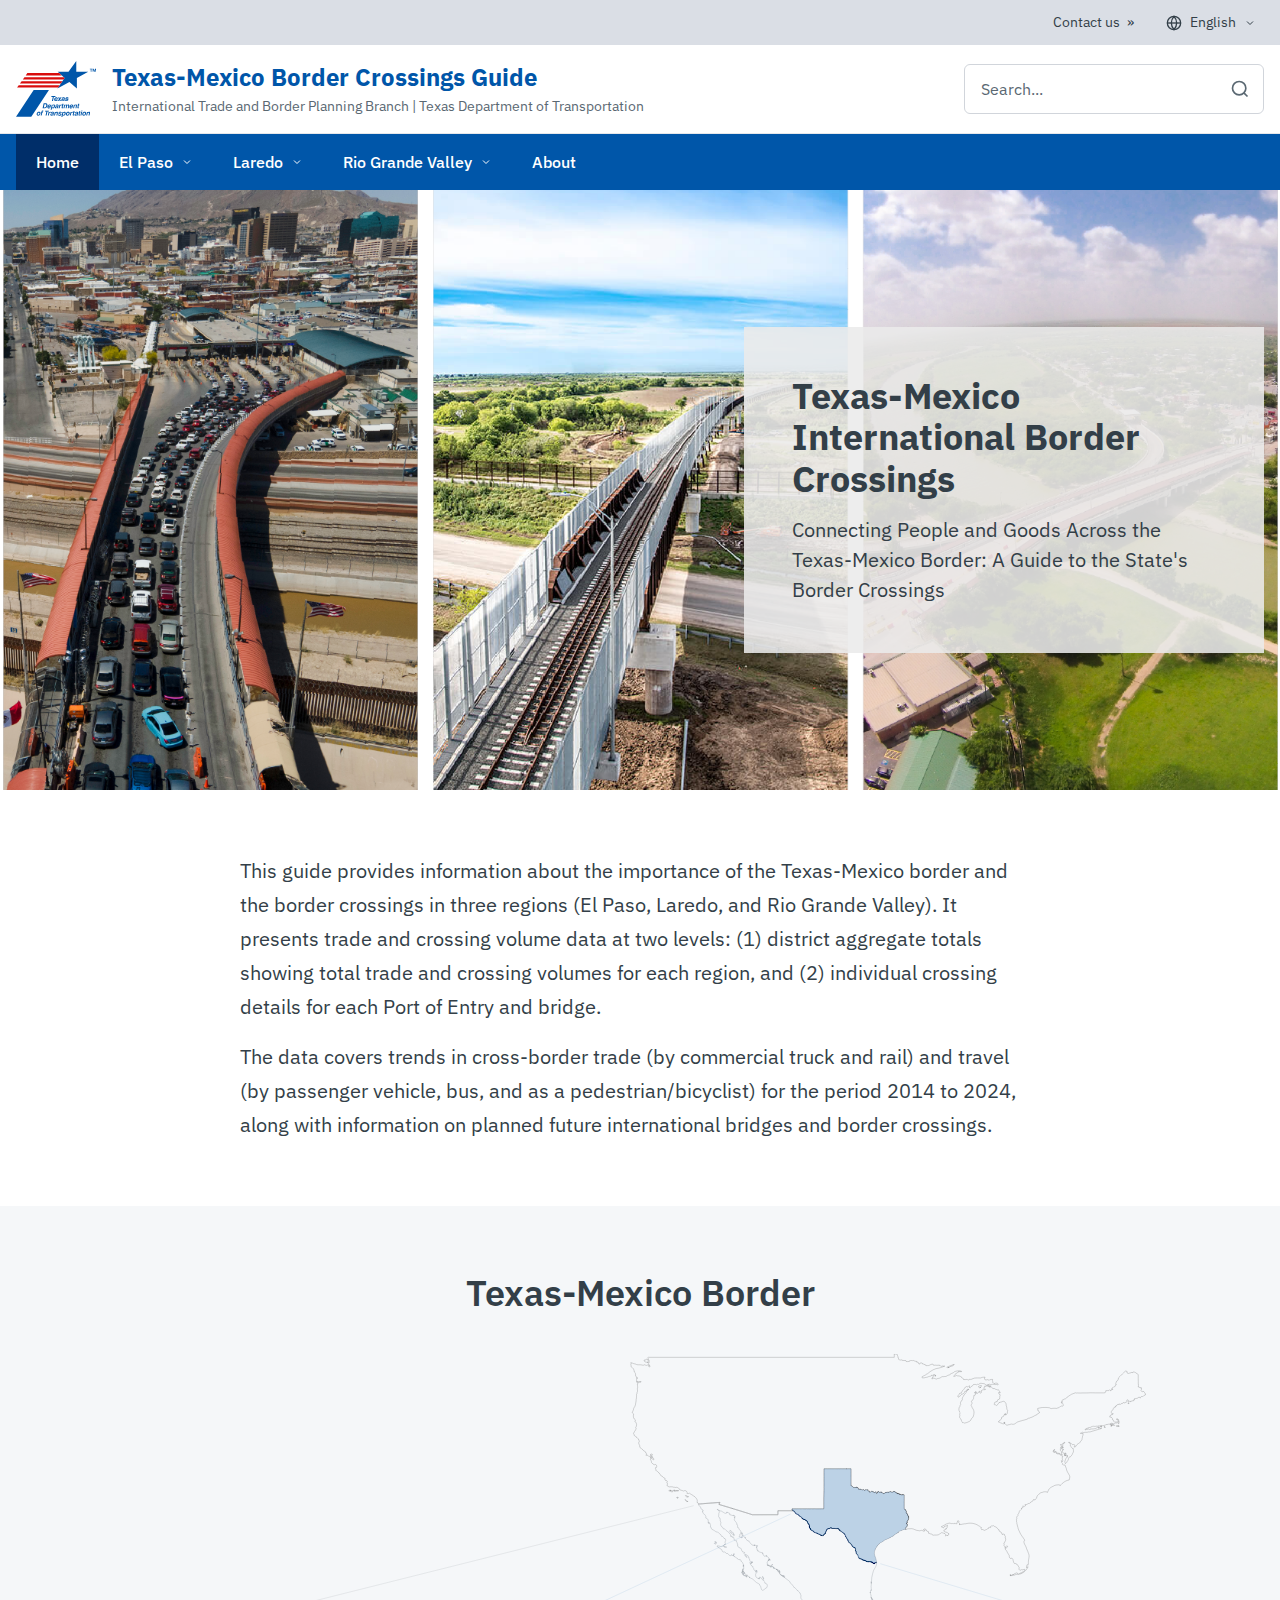
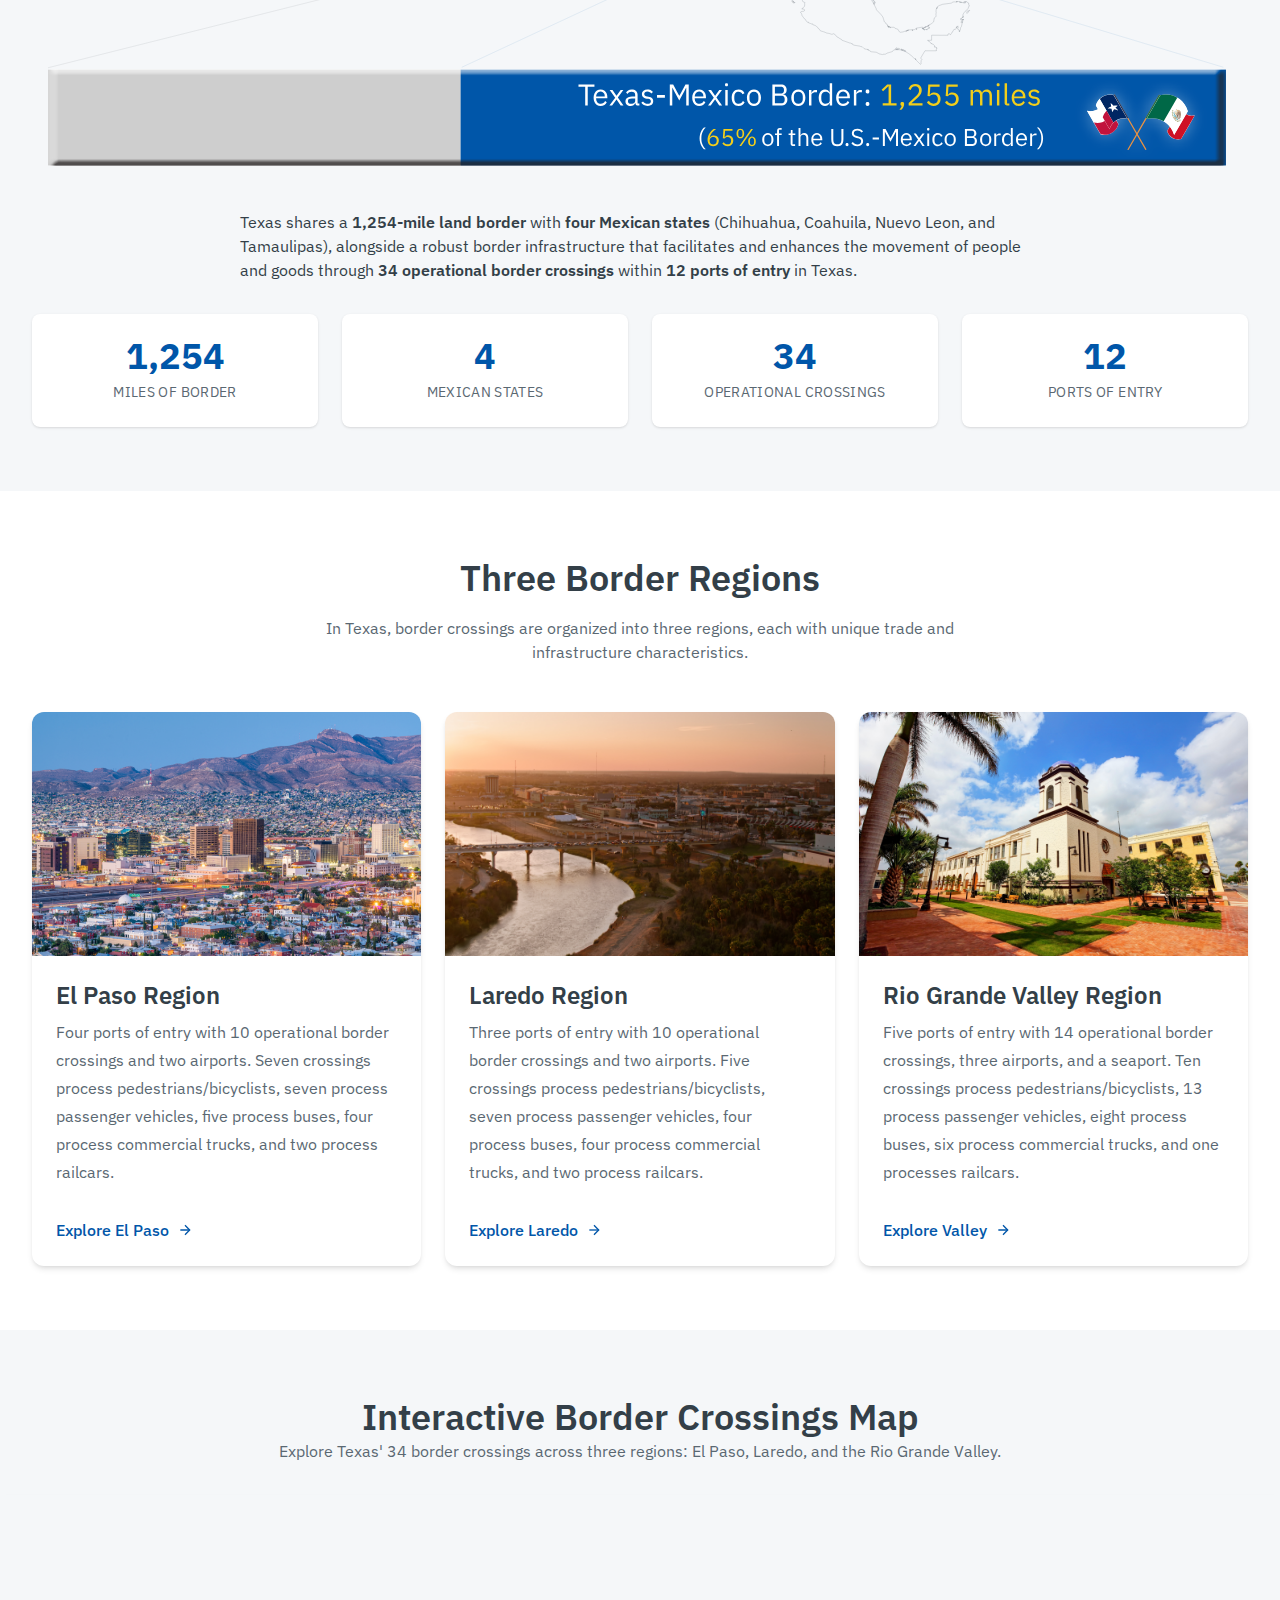
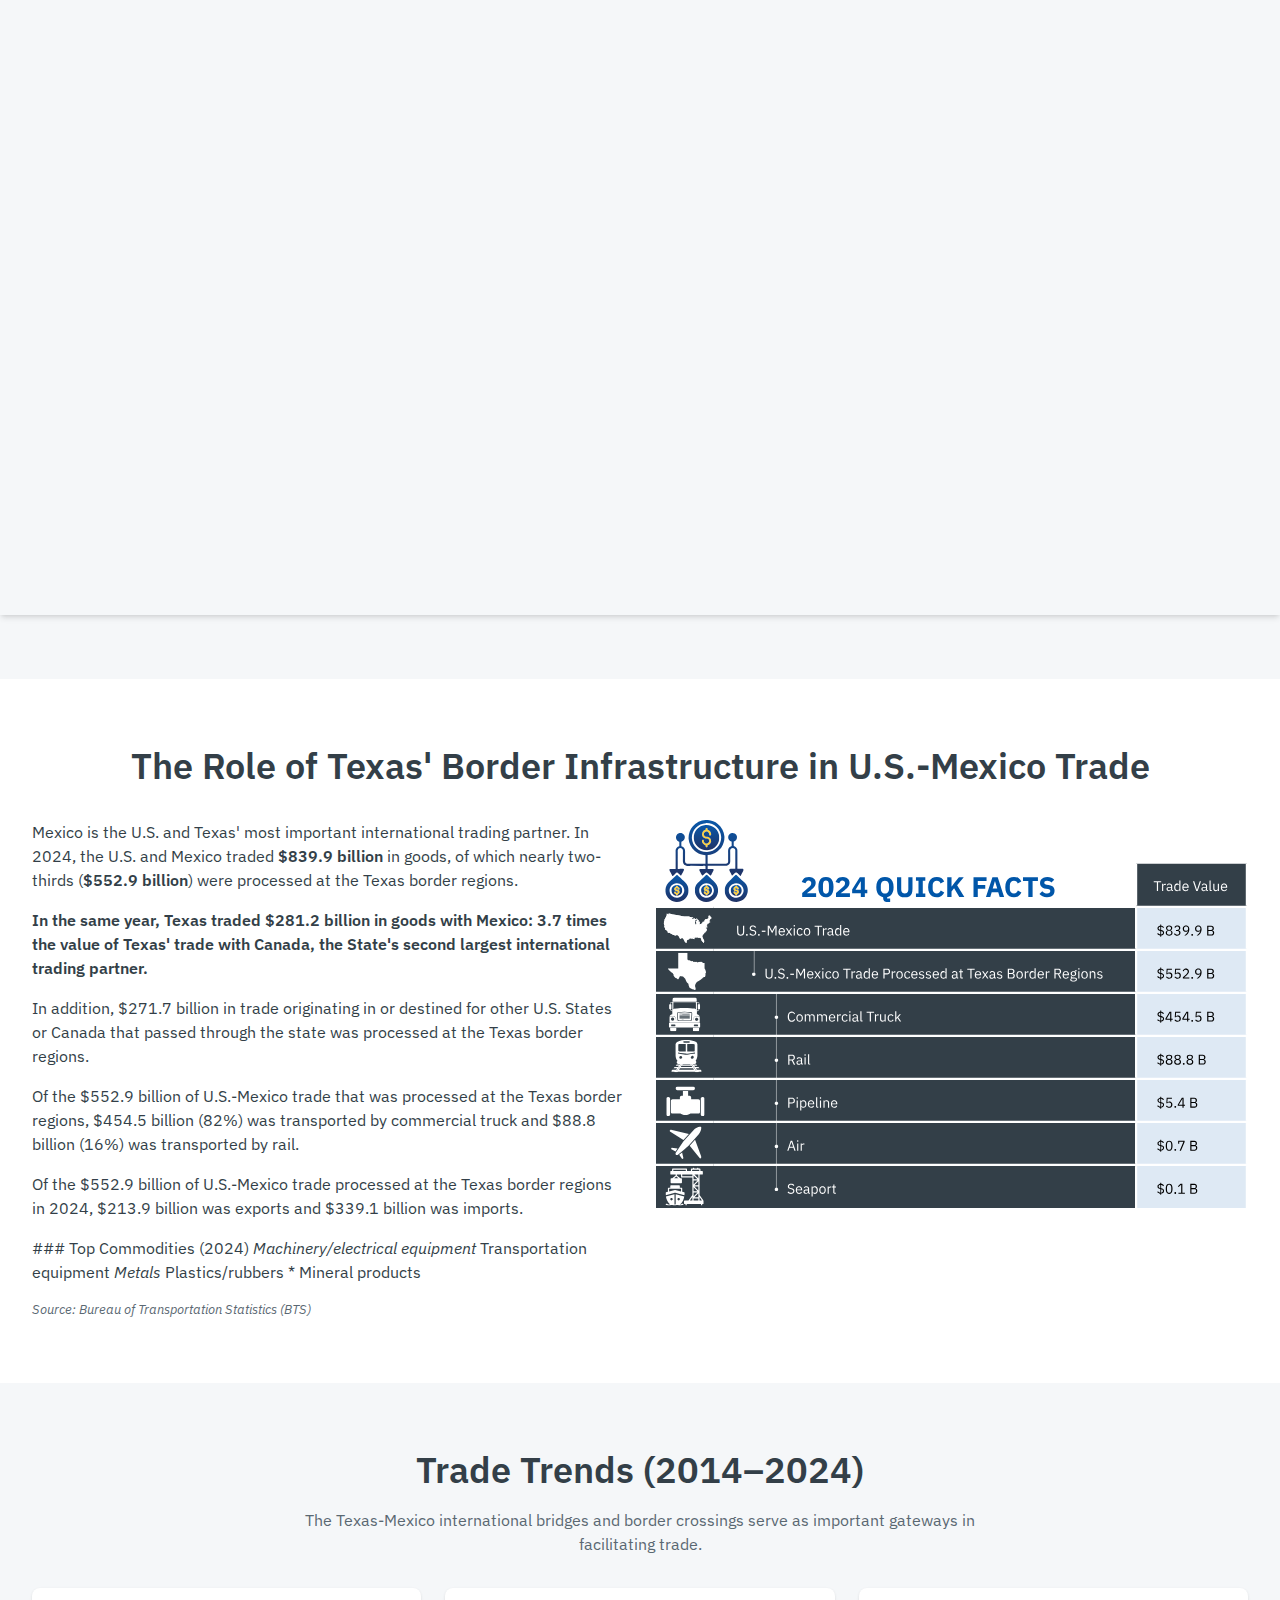
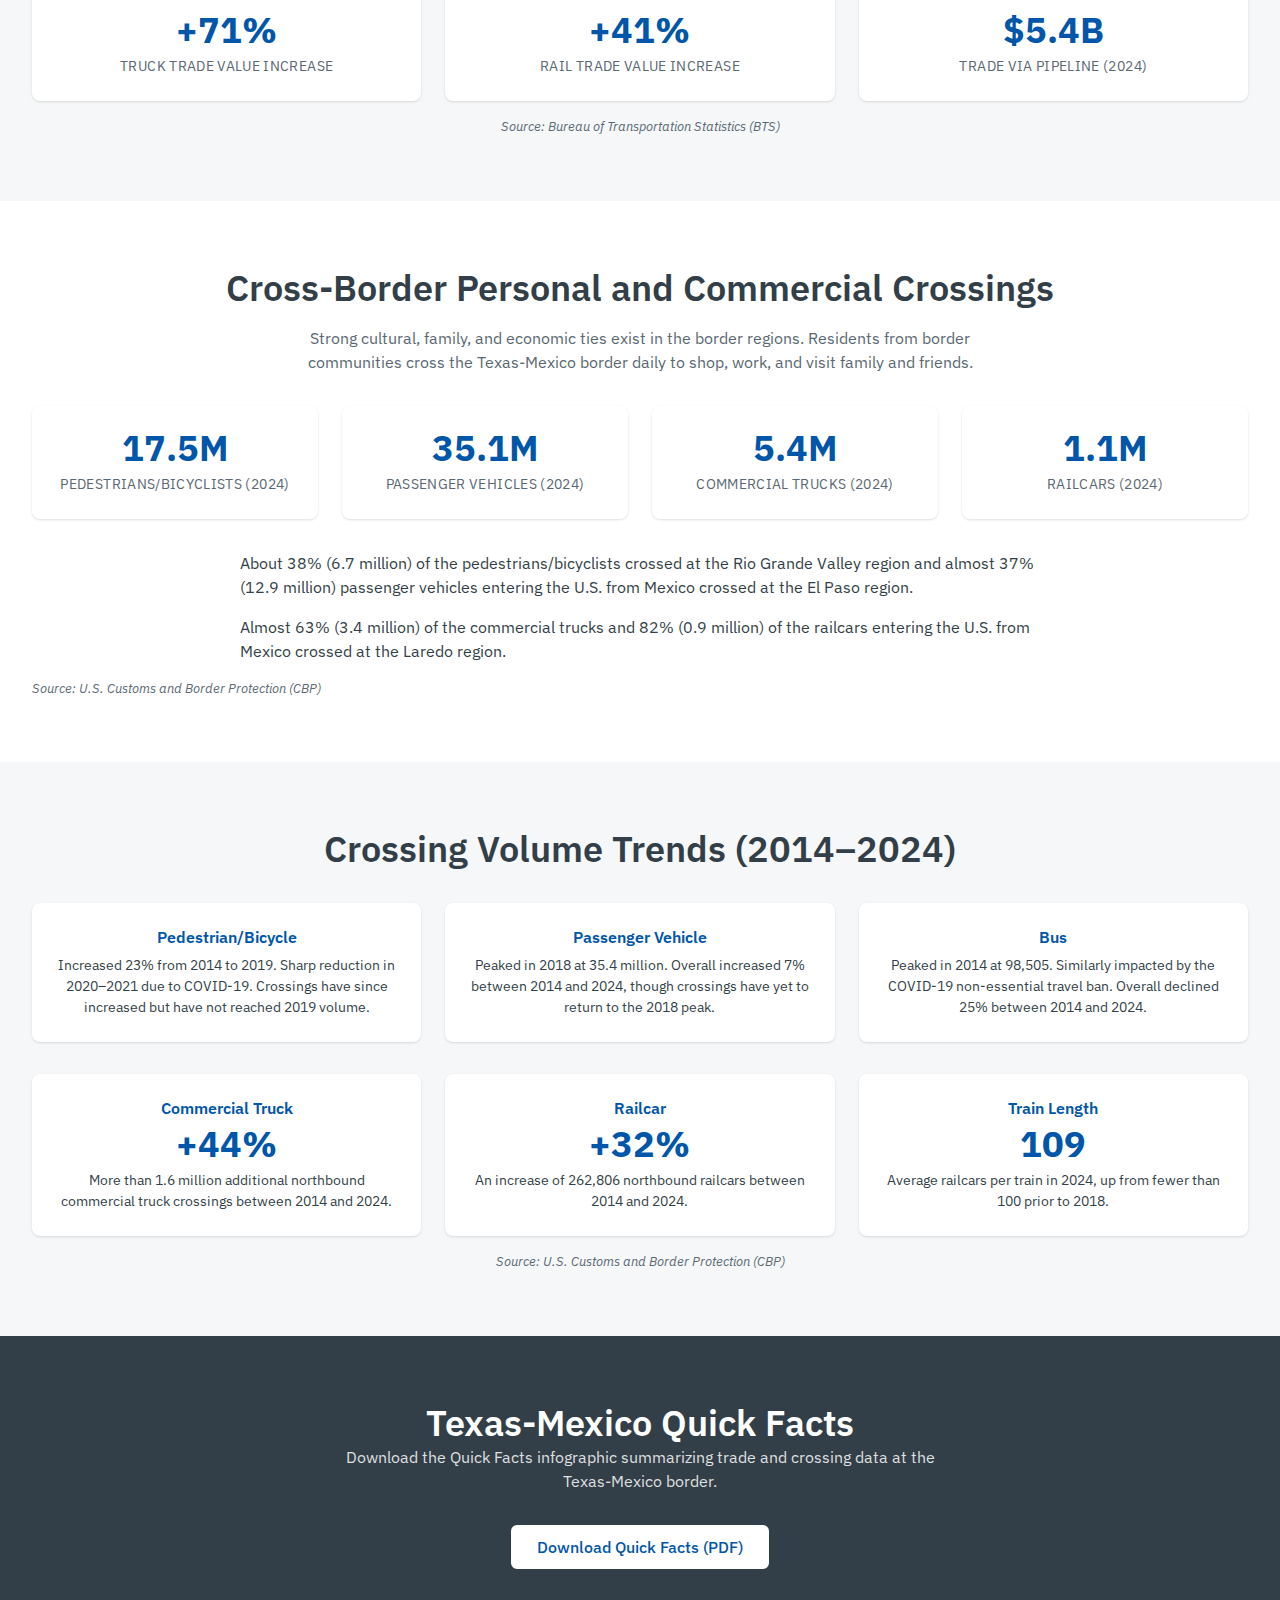
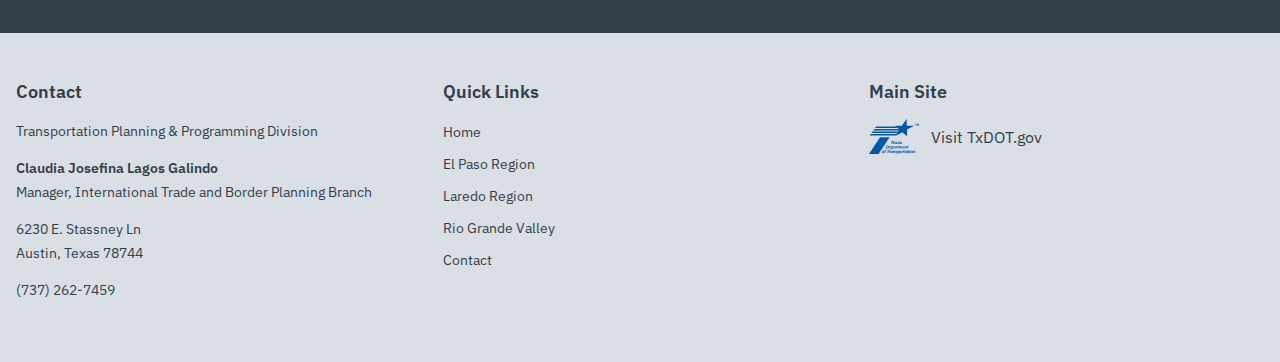
<file: app/index.html>
<!DOCTYPE html>
<html lang="en">
<head>
    <meta charset="UTF-8">
    <meta name="viewport" content="width=device-width, initial-scale=1.0">
    <title>Texas-Mexico Border Crossings Guide | TxDOT</title>
    <meta name="description" content="Comprehensive guide to Texas-Mexico international border crossings, providing bilingual information on trade, travel, and crossing operations.">

    <!-- TxDOT Brand Fonts -->
    <link rel="preconnect" href="https://fonts.googleapis.com">
    <link rel="preconnect" href="https://fonts.gstatic.com" crossorigin>
    <link href="https://fonts.googleapis.com/css2?family=IBM+Plex+Sans:wght@300;400;500;600;700&display=swap" rel="stylesheet">

    <!-- Shared Design System -->
    <link rel="stylesheet" href="../page-previews/css/variables.css?v=2">
    <link rel="stylesheet" href="../page-previews/css/base.css?v=2">
    <link rel="stylesheet" href="../page-previews/css/layout.css?v=2">
    <link rel="stylesheet" href="../page-previews/css/components.css?v=2">

    <!-- Homepage Styles -->
    <link rel="stylesheet" href="css/home.css?v=1">

    <!-- Print / PDF Styles -->
    <link rel="stylesheet" href="../page-previews/css/print.css" media="print">

    <!-- Inline override for background colors (matching home-preview.html) -->
    <style>
        .utility-bar { background-color: #dadee5 !important; color: var(--color-text) !important; }
        .utility-bar__link,
        .utility-bar__link:hover,
        .lang-dropdown__toggle { color: var(--color-text) !important; }
        .site-footer { background-color: #dadee5 !important; color: var(--color-text) !important; }
        .site-footer__heading,
        .site-footer__address a,
        .site-footer__link-list a,
        .site-footer__txdot-link { color: var(--color-text) !important; }
    </style>
</head>
<body>
    <!-- Skip Link -->
    <a href="#main-content" class="skip-link">Skip to main content</a>

    <!-- ========================================
         UTILITY BAR
         ======================================== -->
    <div class="utility-bar">
        <div class="utility-bar__container">
            <nav class="utility-bar__nav" aria-label="Utility navigation">
                <ul class="utility-bar__list">
                    <li class="utility-bar__item">
                        <a href="contact.html" class="utility-bar__link">
                            Contact us <span class="utility-bar__arrow">&raquo;</span>
                        </a>
                    </li>
                    <li class="utility-bar__item utility-bar__item--lang">
                        <div class="lang-dropdown">
                            <button class="lang-dropdown__toggle" aria-expanded="false" aria-haspopup="true" id="lang-toggle">
                                <svg class="lang-dropdown__icon" width="16" height="16" viewBox="0 0 24 24" fill="none" stroke="currentColor" stroke-width="2">
                                    <circle cx="12" cy="12" r="10"/>
                                    <line x1="2" y1="12" x2="22" y2="12"/>
                                    <path d="M12 2a15.3 15.3 0 0 1 4 10 15.3 15.3 0 0 1-4 10 15.3 15.3 0 0 1-4-10 15.3 15.3 0 0 1 4-10z"/>
                                </svg>
                                <span class="lang-dropdown__current">English</span>
                                <svg class="lang-dropdown__chevron" width="12" height="12" viewBox="0 0 24 24" fill="none" stroke="currentColor" stroke-width="2">
                                    <polyline points="6 9 12 15 18 9"/>
                                </svg>
                            </button>
                            <ul class="lang-dropdown__menu" role="menu" id="lang-menu">
                                <li role="none">
                                    <a href="index.html" role="menuitem" class="lang-dropdown__option lang-dropdown__option--active" aria-current="true">English</a>
                                </li>
                                <li role="none">
                                    <a href="index-es.html" role="menuitem" class="lang-dropdown__option">Espa&ntilde;ol</a>
                                </li>
                            </ul>
                        </div>
                    </li>
                </ul>
            </nav>
        </div>
    </div>

    <!-- ========================================
         SITE HEADER
         ======================================== -->
    <header class="site-header">
        <div class="site-header__container">
            <div class="site-header__brand">
                <a href="https://www.txdot.gov/" class="site-header__logo-link" target="_blank" rel="noopener noreferrer">
                    <img class="site-header__logo" src="../assets/Logos/TxDOT-Logo-Vertical-RGB.svg" alt="TxDOT - Texas Department of Transportation" width="70" height="70">
                </a>
                <div class="site-header__title-group">
                    <a href="index.html" class="site-header__title-link">
                        <h1 class="site-header__title">Texas-Mexico Border Crossings Guide</h1>
                        <p class="site-header__subtitle">International Trade and Border Planning Branch | Texas Department of Transportation</p>
                    </a>
                </div>
            </div>
            <div class="site-header__search">
                <form class="search-form" action="search.html" method="GET" role="search">
                    <label for="site-search" class="visually-hidden">Search site</label>
                    <div class="search-form__wrapper">
                        <input type="search" id="site-search" name="q" class="search-form__input" placeholder="Search..." autocomplete="off">
                        <button type="submit" class="search-form__button" aria-label="Search">
                            <svg class="search-form__icon" width="20" height="20" viewBox="0 0 24 24" fill="none" stroke="currentColor" stroke-width="2">
                                <circle cx="11" cy="11" r="8"/>
                                <line x1="21" y1="21" x2="16.65" y2="16.65"/>
                            </svg>
                        </button>
                    </div>
                </form>
            </div>
        </div>
    </header>

    <!-- ========================================
         MAIN NAVIGATION
         ======================================== -->
    <nav class="main-nav" aria-label="Main navigation">
        <div class="main-nav__container">
            <button class="main-nav__toggle" aria-expanded="false" aria-controls="main-menu" id="nav-toggle">
                <span class="main-nav__toggle-icon"></span>
                <span class="visually-hidden">Menu</span>
            </button>
            <ul class="main-nav__menu" id="main-menu" role="menubar">
                <li class="main-nav__item" role="none">
                    <a href="index.html" class="main-nav__link main-nav__link--active" role="menuitem">Home</a>
                </li>
                <li class="main-nav__item main-nav__item--has-dropdown" role="none">
                    <a href="el-paso.html" class="main-nav__link" role="menuitem" aria-haspopup="true" aria-expanded="false">
                        El Paso
                        <svg class="main-nav__chevron" width="12" height="12" viewBox="0 0 24 24" fill="none" stroke="currentColor" stroke-width="2"><polyline points="6 9 12 15 18 9"/></svg>
                    </a>
                    <div class="main-nav__dropdown" role="menu">
                        <div class="main-nav__dropdown-content">
                            <div class="main-nav__dropdown-header">
                                <h3 class="main-nav__dropdown-title">El Paso Region</h3>
                                <p class="main-nav__dropdown-desc">10 operational border crossings including bridges for pedestrians, vehicles, and commercial freight.</p>
                            </div>
                            <a href="el-paso.html" class="main-nav__dropdown-cta">
                                View El Paso Region
                                <svg width="16" height="16" viewBox="0 0 24 24" fill="none" stroke="currentColor" stroke-width="2"><line x1="5" y1="12" x2="19" y2="12"/><polyline points="12 5 19 12 12 19"/></svg>
                            </a>
                        </div>
                    </div>
                </li>
                <li class="main-nav__item main-nav__item--has-dropdown" role="none">
                    <a href="laredo.html" class="main-nav__link" role="menuitem" aria-haspopup="true" aria-expanded="false">
                        Laredo
                        <svg class="main-nav__chevron" width="12" height="12" viewBox="0 0 24 24" fill="none" stroke="currentColor" stroke-width="2"><polyline points="6 9 12 15 18 9"/></svg>
                    </a>
                    <div class="main-nav__dropdown" role="menu">
                        <div class="main-nav__dropdown-content">
                            <div class="main-nav__dropdown-header">
                                <h3 class="main-nav__dropdown-title">Laredo Region</h3>
                                <p class="main-nav__dropdown-desc">10 operational border crossings. Port of Laredo is #1 in the U.S. by trade value.</p>
                            </div>
                            <a href="laredo.html" class="main-nav__dropdown-cta">
                                View Laredo Region
                                <svg width="16" height="16" viewBox="0 0 24 24" fill="none" stroke="currentColor" stroke-width="2"><line x1="5" y1="12" x2="19" y2="12"/><polyline points="12 5 19 12 12 19"/></svg>
                            </a>
                        </div>
                    </div>
                </li>
                <li class="main-nav__item main-nav__item--has-dropdown" role="none">
                    <a href="rio-grande-valley.html" class="main-nav__link" role="menuitem" aria-haspopup="true" aria-expanded="false">
                        Rio Grande Valley
                        <svg class="main-nav__chevron" width="12" height="12" viewBox="0 0 24 24" fill="none" stroke="currentColor" stroke-width="2"><polyline points="6 9 12 15 18 9"/></svg>
                    </a>
                    <div class="main-nav__dropdown" role="menu">
                        <div class="main-nav__dropdown-content">
                            <div class="main-nav__dropdown-header">
                                <h3 class="main-nav__dropdown-title">Rio Grande Valley Region</h3>
                                <p class="main-nav__dropdown-desc">14 operational border crossings, the most diverse of any Texas border region.</p>
                            </div>
                            <a href="rio-grande-valley.html" class="main-nav__dropdown-cta">
                                View Rio Grande Valley Region
                                <svg width="16" height="16" viewBox="0 0 24 24" fill="none" stroke="currentColor" stroke-width="2"><line x1="5" y1="12" x2="19" y2="12"/><polyline points="12 5 19 12 12 19"/></svg>
                            </a>
                        </div>
                    </div>
                </li>
                <li class="main-nav__item" role="none">
                    <a href="about.html" class="main-nav__link" role="menuitem">About</a>
                </li>
            </ul>
        </div>
    </nav>

    <!-- ========================================
         MAIN CONTENT
         ======================================== -->
    <main id="main-content" class="main-content">

        <!-- Loading indicator -->
        <div id="page-loader" role="status" aria-live="polite">Loading page content&hellip;</div>

        <!-- Dynamic content (hidden until JS populates it) -->
        <div id="home-content" style="opacity: 0;">

            <!-- SECTION: Hero -->
            <section id="hero-section" class="hero hero--lg" aria-label="Hero banner">
                <div class="hero__content">
                    <div class="hero__card">
                        <h2 id="hero-title" class="hero__title"></h2>
                        <p id="hero-subtitle" class="hero__subtitle"></p>
                    </div>
                </div>
            </section>

            <!-- SECTION: Introduction -->
            <section class="section" aria-label="Introduction">
                <div class="container">
                    <div id="intro-content" class="content-narrow"></div>
                </div>
            </section>

            <!-- SECTION: Texas-Mexico Border Overview -->
            <section class="section section--alt" aria-label="Texas-Mexico border overview">
                <div class="container">
                    <div class="text-center mb-8" id="border-overview-prose"></div>
                    <div class="text-center mb-8">
                        <img id="border-overview-image" src="" alt="" class="border-intro-image">
                    </div>
                    <div class="content-narrow mb-8" id="border-overview-desc"></div>
                    <div id="border-overview-stats" class="grid grid--4"></div>
                </div>
            </section>

            <!-- SECTION: Three Border Regions -->
            <section id="regions" class="section" aria-label="Three border regions">
                <div class="container">
                    <div id="regions-header" class="text-center mb-12"></div>
                    <div id="regions-grid" class="grid grid--3"></div>
                </div>
            </section>

            <!-- SECTION: Interactive Map -->
            <section id="map" class="section section--alt" aria-label="Interactive map">
                <div class="container">
                    <div id="map-header" class="text-center mb-8"></div>
                </div>
                <div class="map-embed">
                    <div class="map-embed__wrapper">
                        <iframe class="map-embed__iframe" data-src="" frameborder="0" allowfullscreen title="Interactive ArcGIS Online Map - Texas-Mexico Border Crossings"></iframe>
                        <div class="map-embed__overlay" id="map-overlay">
                            <span class="map-embed__overlay-label">Click to interact with the map</span>
                        </div>
                    </div>
                </div>
            </section>

            <!-- SECTION: Role of Border Infrastructure in Trade -->
            <section class="section" aria-label="Role of border infrastructure in trade">
                <div class="container">
                    <div class="text-center mb-8">
                        <h2 id="trade-role-heading"></h2>
                    </div>
                    <div class="layout-two-col layout-two-col--equal">
                        <div id="trade-role-content"></div>
                        <aside>
                            <img id="trade-role-image" src="" alt="">
                        </aside>
                    </div>
                    <p id="trade-role-source" class="text-muted mt-4 source-citation"></p>
                </div>
            </section>

            <!-- SECTION: Trade Trends -->
            <section class="section section--alt" aria-label="Trade trends">
                <div class="container">
                    <div id="trade-trends-header" class="text-center mb-8"></div>
                    <div id="trade-trends-stats" class="grid grid--3"></div>
                    <p id="trade-trends-source" class="text-muted text-center mt-4 source-citation"></p>
                </div>
            </section>

            <!-- SECTION: Cross-Border Crossings -->
            <section class="section" aria-label="Cross-border crossings">
                <div class="container">
                    <div id="crossings-header" class="text-center mb-8"></div>
                    <div id="crossings-stats" class="grid grid--4"></div>
                    <div id="crossings-extra" class="content-narrow mt-8"></div>
                    <p id="crossings-source" class="text-muted mt-4 source-citation"></p>
                </div>
            </section>

            <!-- SECTION: Crossing Volume Trends -->
            <section class="section section--alt" aria-label="Crossing volume trends">
                <div class="container">
                    <div id="crossing-trends-header" class="text-center mb-8"></div>
                    <div id="crossing-trends-descriptive" class="grid grid--3 mb-8"></div>
                    <div id="crossing-trends-metric" class="grid grid--3"></div>
                    <p id="crossing-trends-source" class="text-muted text-center mt-4 source-citation"></p>
                </div>
            </section>

            <!-- SECTION: Quick Facts -->
            <section class="section section--dark" aria-label="Quick facts download">
                <div class="container text-center">
                    <div id="quick-facts-content"></div>
                    <a id="quick-facts-link" href="#" class="btn btn--white mt-8" target="_blank" rel="noopener noreferrer"></a>
                </div>
            </section>

        </div><!-- end #home-content -->
    </main>

    <!-- ========================================
         FOOTER
         ======================================== -->
    <footer class="site-footer">
        <div class="site-footer__container">
            <div class="site-footer__content">
                <div class="site-footer__contact">
                    <h3 class="site-footer__heading">Contact</h3>
                    <address class="site-footer__address">
                        <p class="site-footer__dept">Transportation Planning &amp; Programming Division</p>
                        <p class="site-footer__person">
                            <strong>Claudia Josefina Lagos Galindo</strong><br>
                            Manager, International Trade and Border Planning Branch
                        </p>
                        <p class="site-footer__location">6230 E. Stassney Ln<br>Austin, Texas 78744</p>
                        <p class="site-footer__phone"><a href="tel:+17372627459">(737) 262-7459</a></p>
                    </address>
                </div>
                <div class="site-footer__links">
                    <h3 class="site-footer__heading">Quick Links</h3>
                    <ul class="site-footer__link-list">
                        <li><a href="index.html">Home</a></li>
                        <li><a href="el-paso.html">El Paso Region</a></li>
                        <li><a href="laredo.html">Laredo Region</a></li>
                        <li><a href="rio-grande-valley.html">Rio Grande Valley</a></li>
                        <li><a href="contact.html">Contact</a></li>
                    </ul>
                </div>
                <div class="site-footer__txdot">
                    <h3 class="site-footer__heading">Main Site</h3>
                    <a href="https://www.txdot.gov/" class="site-footer__txdot-link" target="_blank" rel="noopener noreferrer">
                        <img src="../assets/Logos/TxDOT-Logo-Vertical-RGB-Blue.svg" alt="TxDOT - Texas Department of Transportation" width="50" height="50">
                        <span>Visit TxDOT.gov</span>
                    </a>
                </div>
            </div>
        </div>
    </footer>

    <!-- Shared JS (language dropdown, mobile nav, desktop dropdowns) -->
    <script src="../page-previews/js/main.js"></script>

    <!-- Map iframe click-to-interact -->
    <script>
    (function () {
        var overlay = document.getElementById('map-overlay');
        if (!overlay) return;
        var wrapper = overlay.closest('.map-embed__wrapper');

        overlay.addEventListener('click', function () {
            var iframe = wrapper.querySelector('iframe[data-src]');
            if (iframe) {
                iframe.src = iframe.getAttribute('data-src');
                iframe.removeAttribute('data-src');
            }
            overlay.classList.add('map-embed__overlay--active');
            if (wrapper) wrapper.classList.add('map-embed__wrapper--active');
        });

        document.addEventListener('click', function (e) {
            if (wrapper && !wrapper.contains(e.target)) {
                overlay.classList.remove('map-embed__overlay--active');
                wrapper.classList.remove('map-embed__wrapper--active');
            }
        });

        document.addEventListener('keydown', function (e) {
            if (e.key === 'Escape' && overlay.classList.contains('map-embed__overlay--active')) {
                e.preventDefault();
                overlay.classList.remove('map-embed__overlay--active');
                if (wrapper) wrapper.classList.remove('map-embed__wrapper--active');
            }
        });
    })();
    </script>

    <!-- Homepage Content Loader -->
    <script>window.PAGE_LANG = "eng";</script>
    <script src="js/csv-utils.js"></script>
    <script src="js/md-utils.js"></script>
    <script src="js/home-loader.js?v=1"></script>
</body>
</html>
</file>
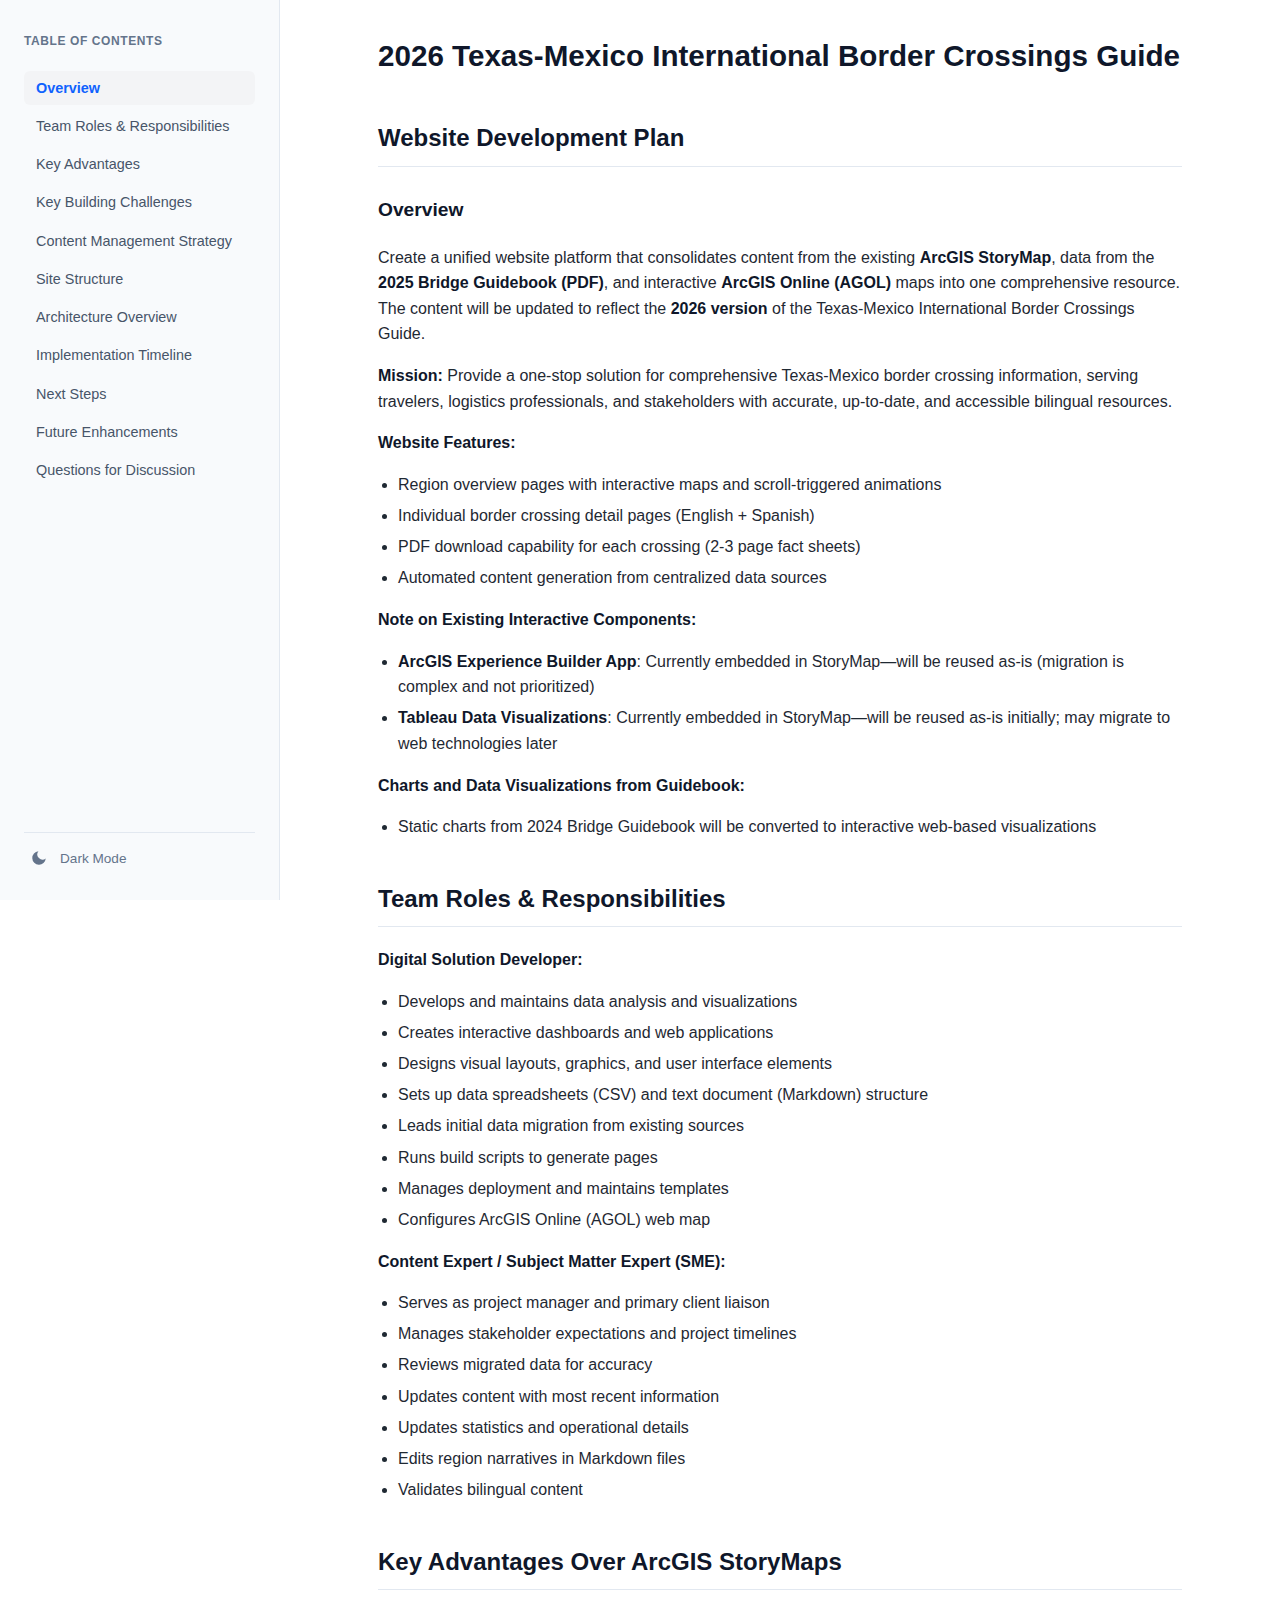
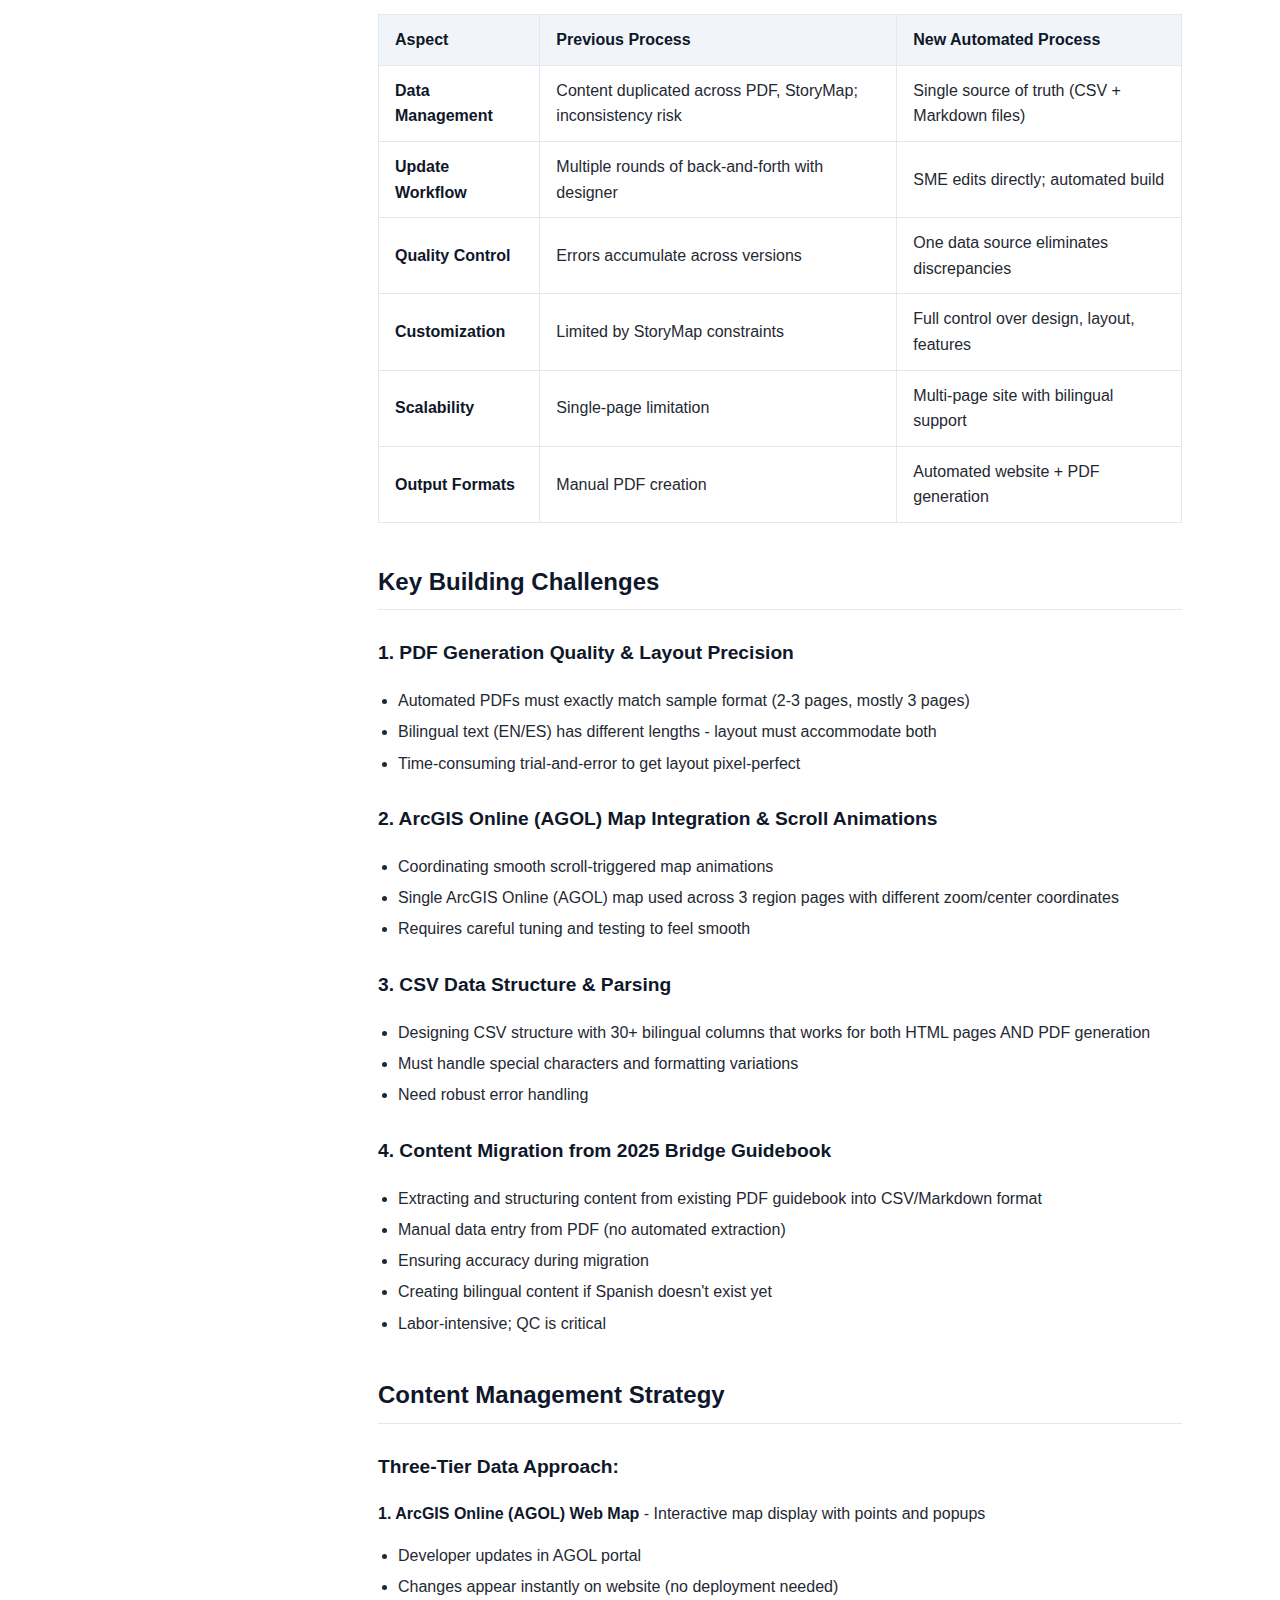
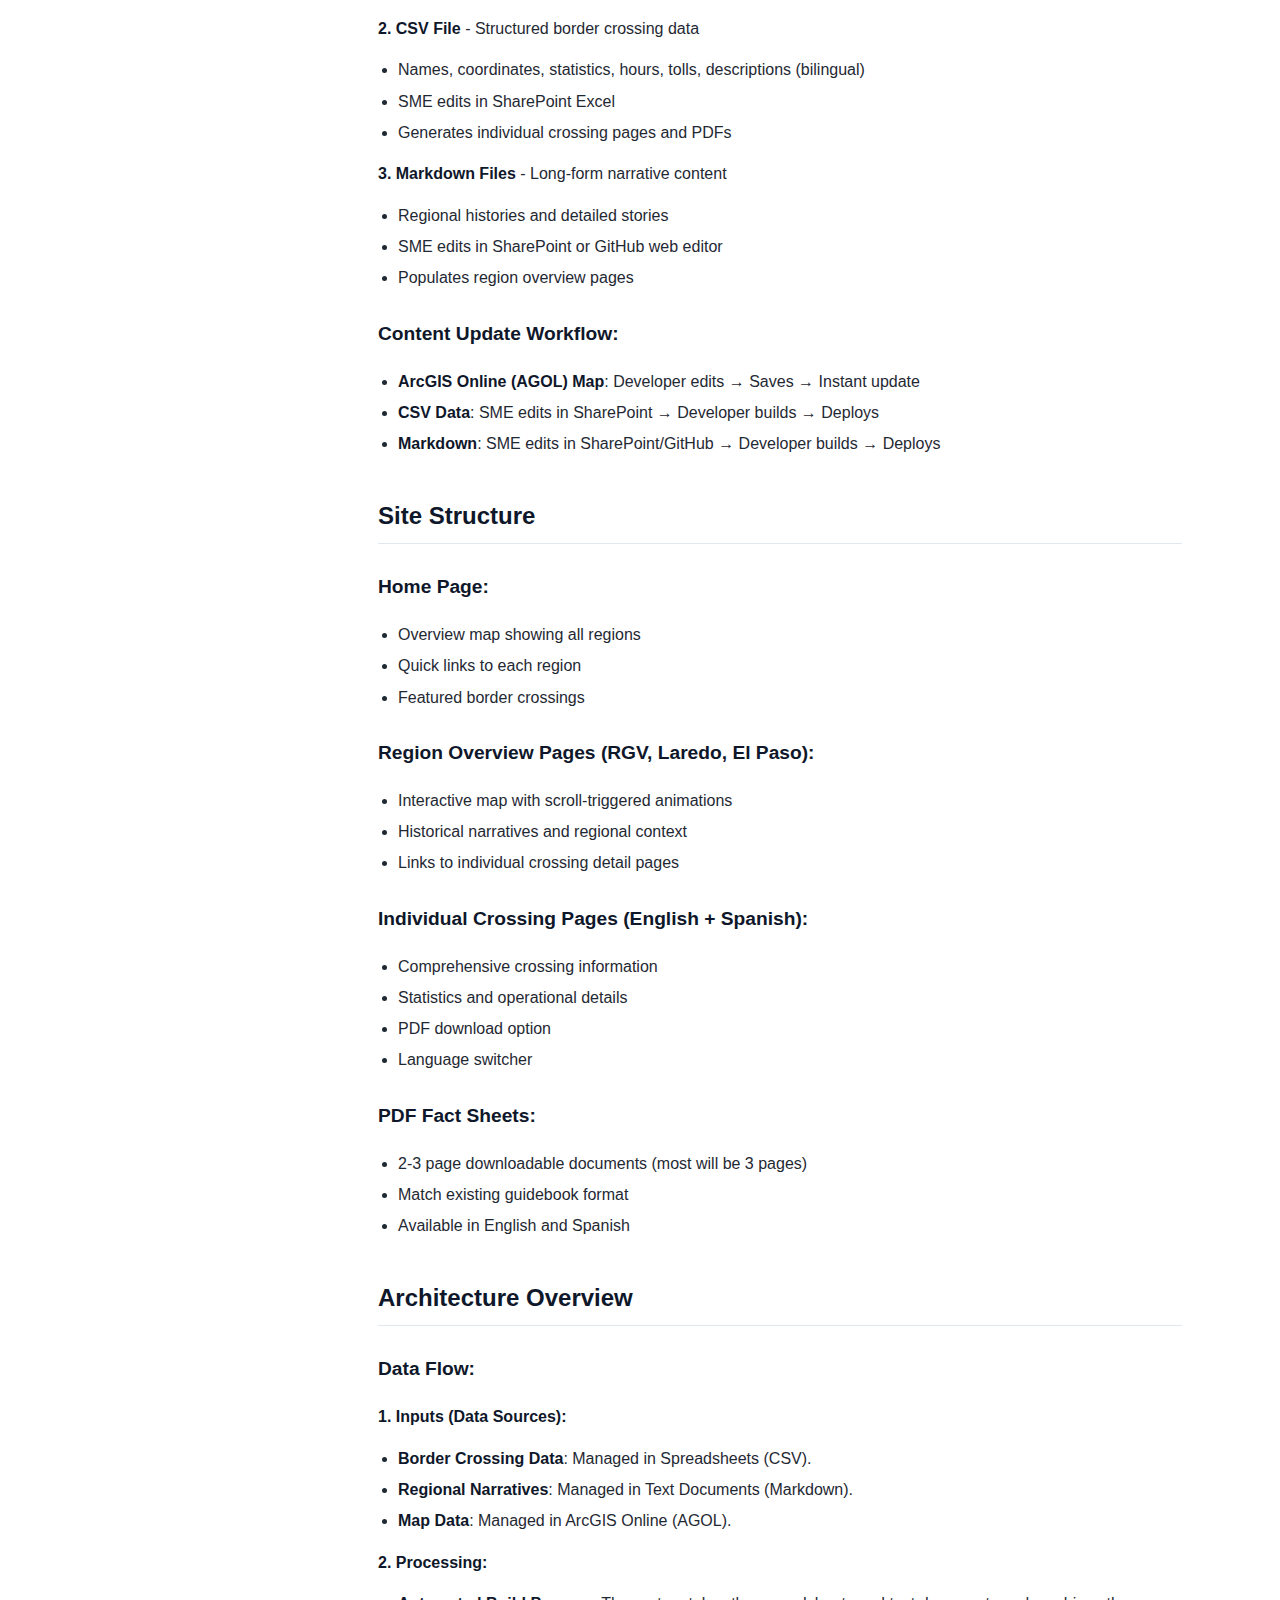
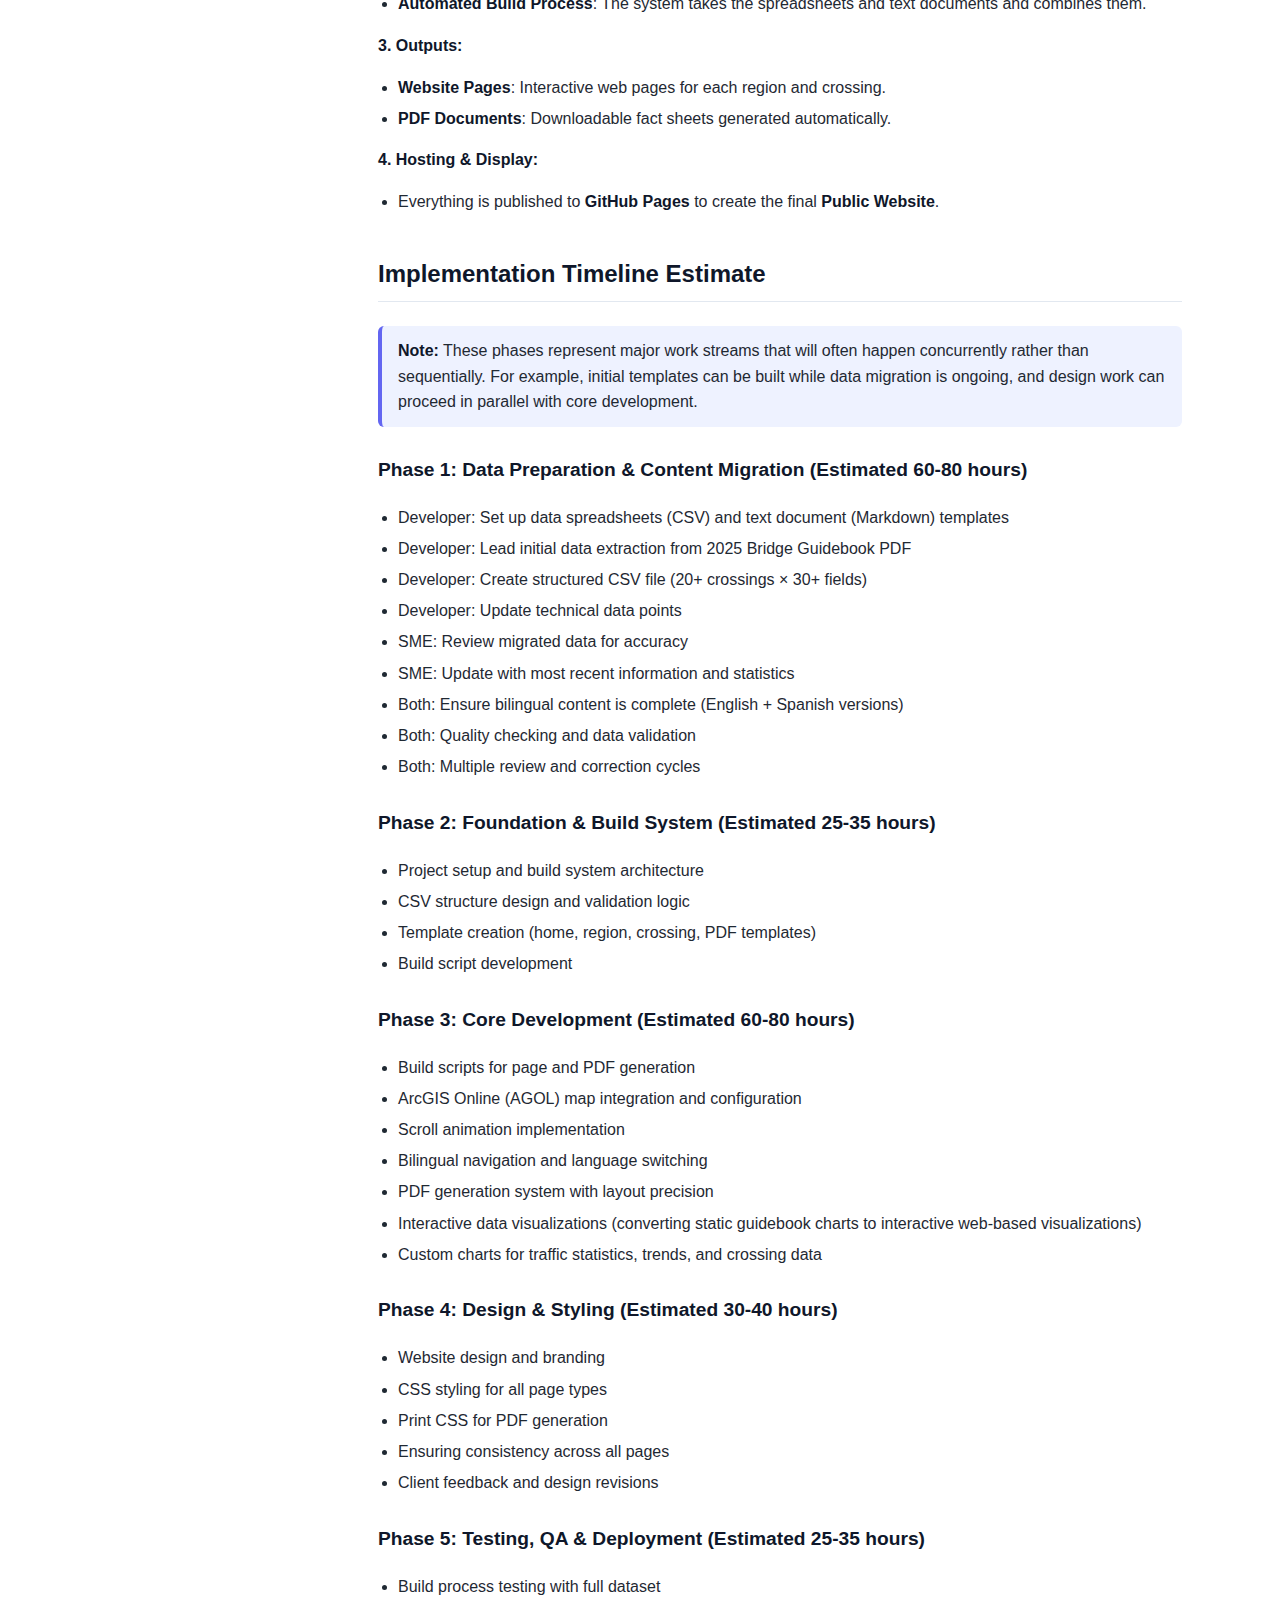
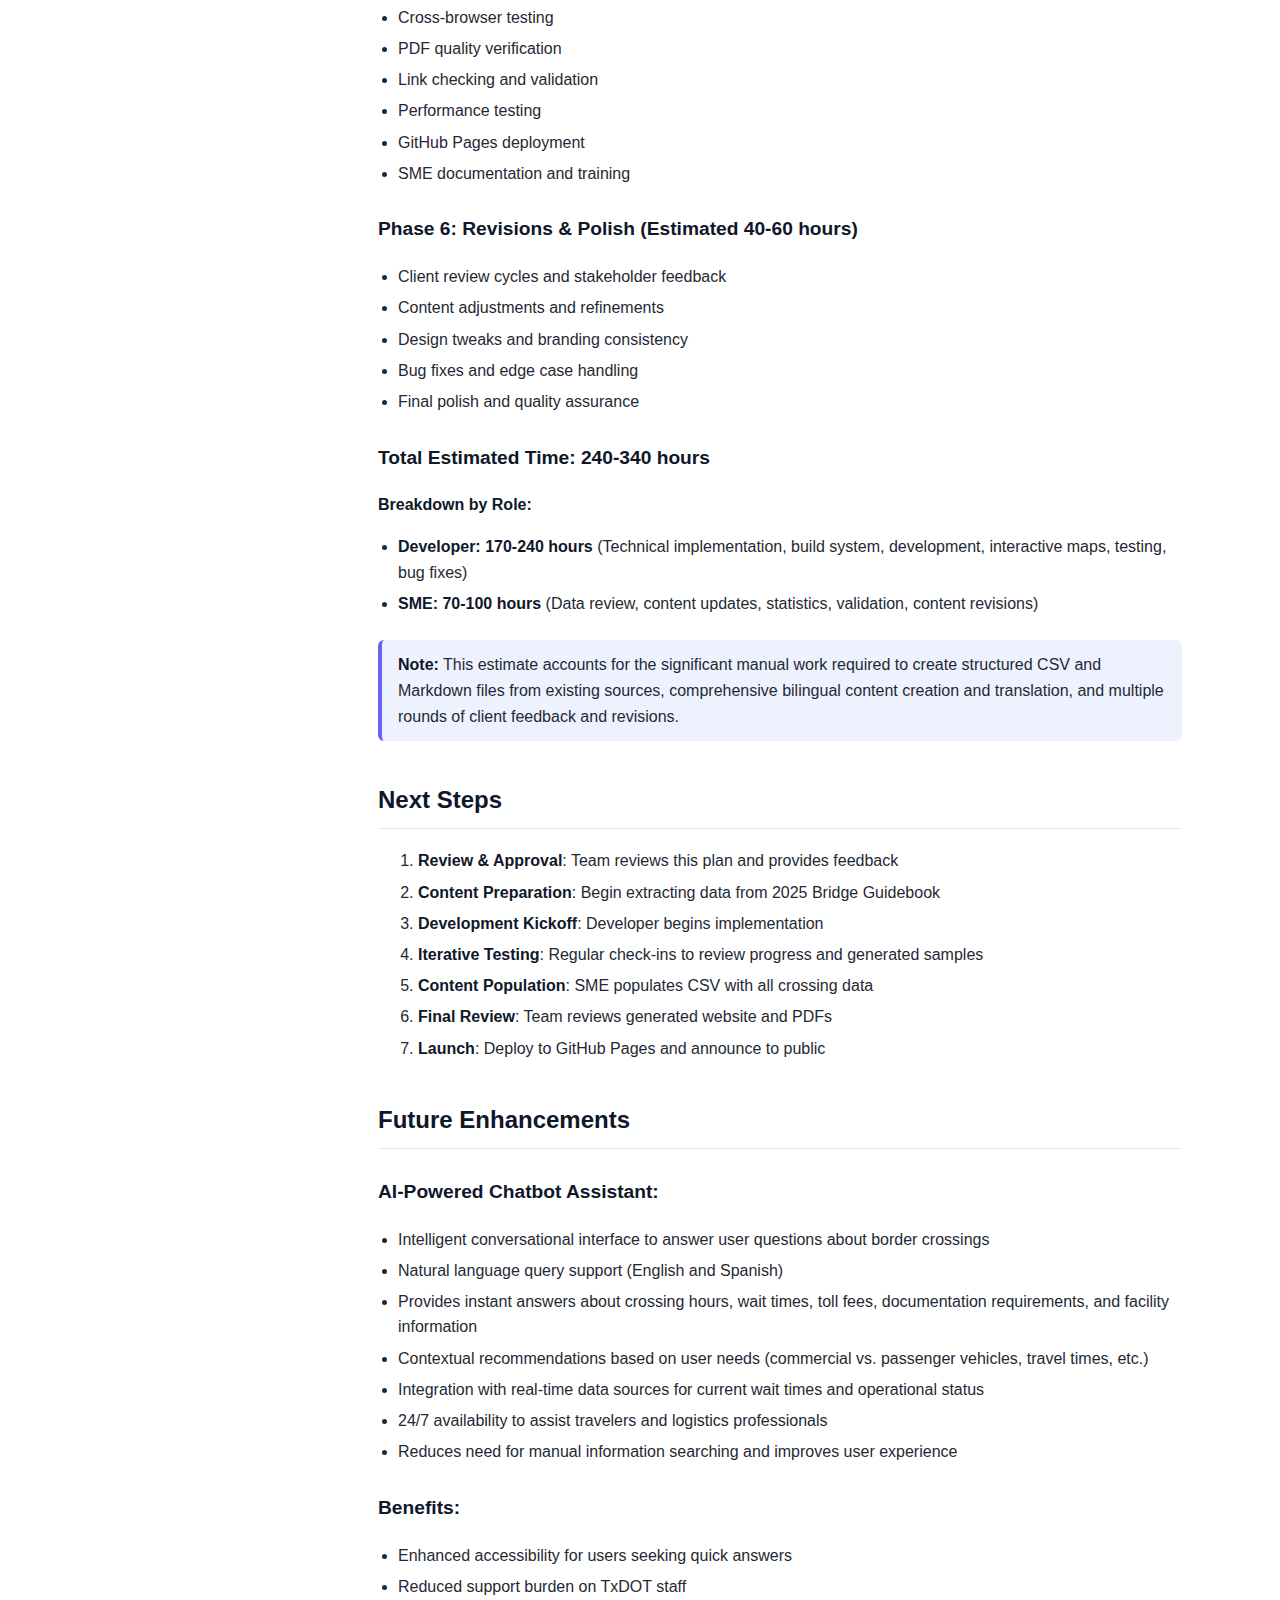
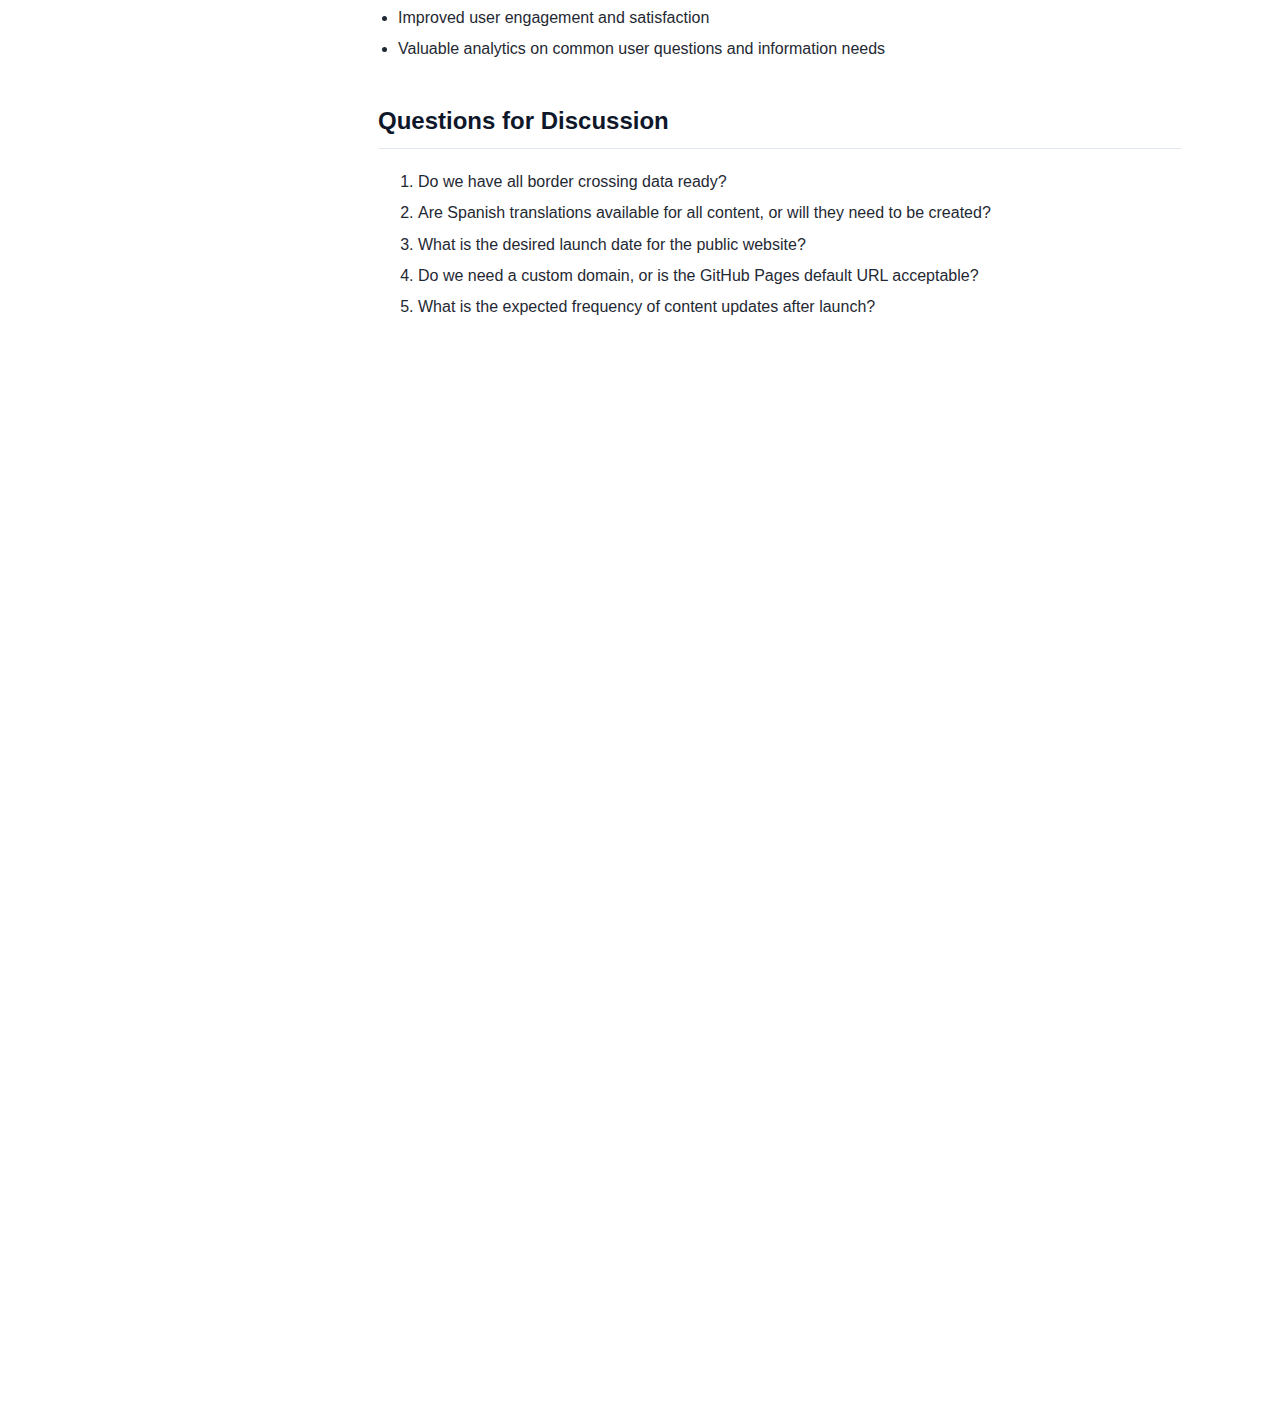
<file: WEBSITE_DEVELOPMENT_PLAN.html>
<!DOCTYPE html>
<html lang="en">
<head>
<meta charset="UTF-8">
<meta name="viewport" content="width=device-width, initial-scale=1.0">
<title>2026 Texas-Mexico International Border Crossings Guide – Website Development Plan</title>
<style>
  :root {
    --bg-main: #ffffff;
    --bg-sidebar: #f8fafc;
    --text-main: #1f2933;
    --text-heading: #0f172a;
    --text-muted: #64748b;
    --text-link: #475569;
    --link-active: #0f62fe;
    --border-color: #e2e8f0;
    --code-bg: #f3f4f6;
    --note-bg: #eef2ff;
    --note-border: #6366f1;
    --table-header-bg: #f1f5f9;
  }

  [data-theme="dark"] {
    --bg-main: #0f172a;
    --bg-sidebar: #1e293b;
    --text-main: #cbd5e1;
    --text-heading: #f8fafc;
    --text-muted: #94a3b8;
    --text-link: #94a3b8;
    --link-active: #3b82f6;
    --border-color: #334155;
    --code-bg: #1e293b;
    --note-bg: #1e1b4b;
    --note-border: #818cf8;
    --table-header-bg: #1e293b;
  }

  body { font-family: "Segoe UI", Arial, sans-serif; margin: 0; line-height: 1.6; color: var(--text-main); background: var(--bg-main); display: flex; transition: background 0.3s, color 0.3s; }
  .sidebar { width: 280px; height: 100vh; position: sticky; top: 0; background: var(--bg-sidebar); border-right: 1px solid var(--border-color); padding: 2rem 1.5rem; overflow-y: auto; box-sizing: border-box; display: flex; flex-direction: column; }
  .content { flex: 1; padding: 2rem 3rem 80vh 3rem; max-width: 900px; margin: 0 auto; box-sizing: border-box; }
  h1, h2, h3 { color: var(--text-heading); }
  h1 { margin-top: 0; font-size: 1.85rem; }
  h2 { margin-top: 2.5rem; border-bottom: 1px solid var(--border-color); padding-bottom: 0.5rem; font-size: 1.5rem; }
  h3 { margin-top: 1.75rem; font-size: 1.2rem; }
  .toc-title { font-weight: 700; color: var(--text-muted); text-transform: uppercase; font-size: 0.75rem; letter-spacing: 0.05em; margin-bottom: 1rem; }
  .toc-list { list-style: none; padding: 0; margin: 0; flex-grow: 1; }
  .toc-list li { margin: 0.25rem 0; }
  .toc-list a { color: var(--text-link); font-size: 0.9rem; text-decoration: none; display: block; padding: 0.35rem 0.75rem; border-radius: 6px; transition: all 0.2s; }
  .toc-list a:hover { color: var(--link-active); background: var(--code-bg); }
  .toc-list a.active { color: var(--link-active); background: var(--code-bg); font-weight: 600; }
  
  .theme-toggle { margin-top: 2rem; padding-top: 1rem; border-top: 1px solid var(--border-color); display: flex; align-items: center; gap: 0.75rem; cursor: pointer; color: var(--text-muted); font-size: 0.85rem; background: none; border-left: none; border-right: none; border-bottom: none; width: 100%; text-align: left; }
  .theme-toggle:hover { color: var(--link-active); }
  .theme-toggle svg { width: 18px; height: 18px; fill: currentColor; }

  code { background: var(--code-bg); padding: 0.1rem 0.25rem; border-radius: 4px; color: var(--text-heading); }
  pre { background: var(--code-bg); padding: 1rem; border-radius: 6px; overflow-x: auto; border: 1px solid var(--border-color); }
  ul { padding-left: 1.25rem; }
  li { margin: 0.35rem 0; }
  a { color: var(--link-active); text-decoration: none; }
  a:hover { text-decoration: underline; }
  .note { background: var(--note-bg); border-left: 4px solid var(--note-border); padding: 0.75rem 1rem; border-radius: 6px; margin: 1.5rem 0; }
  .note strong { color: var(--text-heading); }
  
  table { width: 100%; border-collapse: collapse; margin: 1.5rem 0; border: 1px solid var(--border-color); }
  th, td { padding: 0.75rem 1rem; text-align: left; border: 1px solid var(--border-color); }
  th { background: var(--table-header-bg); font-weight: 600; color: var(--text-heading); }
  tr:hover { background: var(--code-bg); }
  
  strong { color: var(--text-heading); }
</style>
</head>
<body>
<nav class="sidebar">
  <div class="toc-title">Table of Contents</div>
  <ul class="toc-list">
    <li><a href="#overview">Overview</a></li>
    <li><a href="#team-roles">Team Roles & Responsibilities</a></li>
    <li><a href="#advantages">Key Advantages</a></li>
    <li><a href="#challenges">Key Building Challenges</a></li>
    <li><a href="#content-strategy">Content Management Strategy</a></li>
    <li><a href="#site-structure">Site Structure</a></li>
    <li><a href="#architecture">Architecture Overview</a></li>
    <li><a href="#timeline">Implementation Timeline</a></li>
    <li><a href="#next-steps">Next Steps</a></li>
    <li><a href="#future-enhancements">Future Enhancements</a></li>
    <li><a href="#questions">Questions for Discussion</a></li>
  </ul>
  <button class="theme-toggle" id="theme-toggle" aria-label="Toggle dark mode">
    <svg viewBox="0 0 24 24" id="moon-icon"><path d="M21 12.79A9 9 0 1 1 11.21 3 7 7 0 0 0 21 12.79z"></path></svg>
    <svg viewBox="0 0 24 24" id="sun-icon" style="display:none;"><circle cx="12" cy="12" r="5"></circle><line x1="12" y1="1" x2="12" y2="3"></line><line x1="12" y1="21" x2="12" y2="23"></line><line x1="4.22" y1="4.22" x2="5.64" y2="5.64"></line><line x1="18.36" y1="18.36" x2="19.78" y2="19.78"></line><line x1="1" y1="12" x2="3" y2="12"></line><line x1="21" y1="12" x2="23" y2="12"></line><line x1="4.22" y1="19.78" x2="5.64" y2="18.36"></line><line x1="18.36" y1="5.64" x2="19.78" y2="4.22"></line></svg>
    <span id="theme-text">Dark Mode</span>
  </button>
</nav>

<main class="content">
<h1 id="overview">2026 Texas-Mexico International Border Crossings Guide</h1>

<h2>Website Development Plan</h2>

<h3>Overview</h3>

<p>Create a unified website platform that consolidates content from the existing <strong>ArcGIS StoryMap</strong>, data from the <strong>2025 Bridge Guidebook (PDF)</strong>, and interactive <strong>ArcGIS Online (AGOL)</strong> maps into one comprehensive resource. The content will be updated to reflect the <strong>2026 version</strong> of the Texas-Mexico International Border Crossings Guide.</p>

<p><strong>Mission:</strong> Provide a one-stop solution for comprehensive Texas-Mexico border crossing information, serving travelers, logistics professionals, and stakeholders with accurate, up-to-date, and accessible bilingual resources.</p>

<p><strong>Website Features:</strong></p>
<ul>
  <li>Region overview pages with interactive maps and scroll-triggered animations</li>
  <li>Individual border crossing detail pages (English + Spanish)</li>
  <li>PDF download capability for each crossing (2-3 page fact sheets)</li>
  <li>Automated content generation from centralized data sources</li>
</ul>

<p><strong>Note on Existing Interactive Components:</strong></p>
<ul>
  <li><strong>ArcGIS Experience Builder App</strong>: Currently embedded in StoryMap—will be reused as-is (migration is complex and not prioritized)</li>
  <li><strong>Tableau Data Visualizations</strong>: Currently embedded in StoryMap—will be reused as-is initially; may migrate to web technologies later</li>
</ul>

<p><strong>Charts and Data Visualizations from Guidebook:</strong></p>
<ul>
  <li>Static charts from 2024 Bridge Guidebook will be converted to interactive web-based visualizations</li>
</ul>

<h2 id="team-roles">Team Roles & Responsibilities</h2>

<p><strong>Digital Solution Developer:</strong></p>
<ul>
  <li>Develops and maintains data analysis and visualizations</li>
  <li>Creates interactive dashboards and web applications</li>
  <li>Designs visual layouts, graphics, and user interface elements</li>
  <li>Sets up data spreadsheets (CSV) and text document (Markdown) structure</li>
  <li>Leads initial data migration from existing sources</li>
  <li>Runs build scripts to generate pages</li>
  <li>Manages deployment and maintains templates</li>
  <li>Configures ArcGIS Online (AGOL) web map</li>
</ul>

<p><strong>Content Expert / Subject Matter Expert (SME):</strong></p>
<ul>
  <li>Serves as project manager and primary client liaison</li>
  <li>Manages stakeholder expectations and project timelines</li>
  <li>Reviews migrated data for accuracy</li>
  <li>Updates content with most recent information</li>
  <li>Updates statistics and operational details</li>
  <li>Edits region narratives in Markdown files</li>
  <li>Validates bilingual content</li>
</ul>

<h2 id="advantages">Key Advantages Over ArcGIS StoryMaps</h2>

<table>
  <thead>
    <tr>
      <th>Aspect</th>
      <th>Previous Process</th>
      <th>New Automated Process</th>
    </tr>
  </thead>
  <tbody>
    <tr>
      <td><strong>Data Management</strong></td>
      <td>Content duplicated across PDF, StoryMap; inconsistency risk</td>
      <td>Single source of truth (CSV + Markdown files)</td>
    </tr>
    <tr>
      <td><strong>Update Workflow</strong></td>
      <td>Multiple rounds of back-and-forth with designer</td>
      <td>SME edits directly; automated build</td>
    </tr>
    <tr>
      <td><strong>Quality Control</strong></td>
      <td>Errors accumulate across versions</td>
      <td>One data source eliminates discrepancies</td>
    </tr>
    <tr>
      <td><strong>Customization</strong></td>
      <td>Limited by StoryMap constraints</td>
      <td>Full control over design, layout, features</td>
    </tr>
    <tr>
      <td><strong>Scalability</strong></td>
      <td>Single-page limitation</td>
      <td>Multi-page site with bilingual support</td>
    </tr>
    <tr>
      <td><strong>Output Formats</strong></td>
      <td>Manual PDF creation</td>
      <td>Automated website + PDF generation</td>
    </tr>
  </tbody>
</table>

<h2 id="challenges">Key Building Challenges</h2>

<h3>1. PDF Generation Quality & Layout Precision</h3>
<ul>
  <li>Automated PDFs must exactly match sample format (2-3 pages, mostly 3 pages)</li>
  <li>Bilingual text (EN/ES) has different lengths - layout must accommodate both</li>
  <li>Time-consuming trial-and-error to get layout pixel-perfect</li>
</ul>

<h3>2. ArcGIS Online (AGOL) Map Integration & Scroll Animations</h3>
<ul>
  <li>Coordinating smooth scroll-triggered map animations</li>
  <li>Single ArcGIS Online (AGOL) map used across 3 region pages with different zoom/center coordinates</li>
  <li>Requires careful tuning and testing to feel smooth</li>
</ul>

<h3>3. CSV Data Structure & Parsing</h3>
<ul>
  <li>Designing CSV structure with 30+ bilingual columns that works for both HTML pages AND PDF generation</li>
  <li>Must handle special characters and formatting variations</li>
  <li>Need robust error handling</li>
</ul>

<h3>4. Content Migration from 2025 Bridge Guidebook</h3>
<ul>
  <li>Extracting and structuring content from existing PDF guidebook into CSV/Markdown format</li>
  <li>Manual data entry from PDF (no automated extraction)</li>
  <li>Ensuring accuracy during migration</li>
  <li>Creating bilingual content if Spanish doesn't exist yet</li>
  <li>Labor-intensive; QC is critical</li>
</ul>

<h2 id="content-strategy">Content Management Strategy</h2>

<h3>Three-Tier Data Approach:</h3>

<p><strong>1. ArcGIS Online (AGOL) Web Map</strong> - Interactive map display with points and popups</p>
<ul>
  <li>Developer updates in AGOL portal</li>
  <li>Changes appear instantly on website (no deployment needed)</li>
</ul>

<p><strong>2. CSV File</strong> - Structured border crossing data</p>
<ul>
  <li>Names, coordinates, statistics, hours, tolls, descriptions (bilingual)</li>
  <li>SME edits in SharePoint Excel</li>
  <li>Generates individual crossing pages and PDFs</li>
</ul>

<p><strong>3. Markdown Files</strong> - Long-form narrative content</p>
<ul>
  <li>Regional histories and detailed stories</li>
  <li>SME edits in SharePoint or GitHub web editor</li>
  <li>Populates region overview pages</li>
</ul>

<h3>Content Update Workflow:</h3>
<ul>
  <li><strong>ArcGIS Online (AGOL) Map</strong>: Developer edits → Saves → Instant update</li>
  <li><strong>CSV Data</strong>: SME edits in SharePoint → Developer builds → Deploys</li>
  <li><strong>Markdown</strong>: SME edits in SharePoint/GitHub → Developer builds → Deploys</li>
</ul>

<h2 id="site-structure">Site Structure</h2>

<h3>Home Page:</h3>
<ul>
  <li>Overview map showing all regions</li>
  <li>Quick links to each region</li>
  <li>Featured border crossings</li>
</ul>

<h3>Region Overview Pages (RGV, Laredo, El Paso):</h3>
<ul>
  <li>Interactive map with scroll-triggered animations</li>
  <li>Historical narratives and regional context</li>
  <li>Links to individual crossing detail pages</li>
</ul>

<h3>Individual Crossing Pages (English + Spanish):</h3>
<ul>
  <li>Comprehensive crossing information</li>
  <li>Statistics and operational details</li>
  <li>PDF download option</li>
  <li>Language switcher</li>
</ul>

<h3>PDF Fact Sheets:</h3>
<ul>
  <li>2-3 page downloadable documents (most will be 3 pages)</li>
  <li>Match existing guidebook format</li>
  <li>Available in English and Spanish</li>
</ul>

<h2 id="architecture">Architecture Overview</h2>

<h3>Data Flow:</h3>

<p><strong>1. Inputs (Data Sources):</strong></p>
<ul>
  <li><strong>Border Crossing Data</strong>: Managed in Spreadsheets (CSV).</li>
  <li><strong>Regional Narratives</strong>: Managed in Text Documents (Markdown).</li>
  <li><strong>Map Data</strong>: Managed in ArcGIS Online (AGOL).</li>
</ul>

<p><strong>2. Processing:</strong></p>
<ul>
  <li><strong>Automated Build Process</strong>: The system takes the spreadsheets and text documents and combines them.</li>
</ul>

<p><strong>3. Outputs:</strong></p>
<ul>
  <li><strong>Website Pages</strong>: Interactive web pages for each region and crossing.</li>
  <li><strong>PDF Documents</strong>: Downloadable fact sheets generated automatically.</li>
</ul>

<p><strong>4. Hosting & Display:</strong></p>
<ul>
  <li>Everything is published to <strong>GitHub Pages</strong> to create the final <strong>Public Website</strong>.</li>
</ul>

<h2 id="timeline">Implementation Timeline Estimate</h2>

<div class="note">
  <strong>Note:</strong> These phases represent major work streams that will often happen concurrently rather than sequentially. For example, initial templates can be built while data migration is ongoing, and design work can proceed in parallel with core development.
</div>

<h3>Phase 1: Data Preparation & Content Migration (Estimated 60-80 hours)</h3>
<ul>
  <li>Developer: Set up data spreadsheets (CSV) and text document (Markdown) templates</li>
  <li>Developer: Lead initial data extraction from 2025 Bridge Guidebook PDF</li>
  <li>Developer: Create structured CSV file (20+ crossings × 30+ fields)</li>
  <li>Developer: Update technical data points</li>
  <li>SME: Review migrated data for accuracy</li>
  <li>SME: Update with most recent information and statistics</li>
  <li>Both: Ensure bilingual content is complete (English + Spanish versions)</li>
  <li>Both: Quality checking and data validation</li>
  <li>Both: Multiple review and correction cycles</li>
</ul>

<h3>Phase 2: Foundation & Build System (Estimated 25-35 hours)</h3>
<ul>
  <li>Project setup and build system architecture</li>
  <li>CSV structure design and validation logic</li>
  <li>Template creation (home, region, crossing, PDF templates)</li>
  <li>Build script development</li>
</ul>

<h3>Phase 3: Core Development (Estimated 60-80 hours)</h3>
<ul>
  <li>Build scripts for page and PDF generation</li>
  <li>ArcGIS Online (AGOL) map integration and configuration</li>
  <li>Scroll animation implementation</li>
  <li>Bilingual navigation and language switching</li>
  <li>PDF generation system with layout precision</li>
  <li>Interactive data visualizations (converting static guidebook charts to interactive web-based visualizations)</li>
  <li>Custom charts for traffic statistics, trends, and crossing data</li>
</ul>

<h3>Phase 4: Design & Styling (Estimated 30-40 hours)</h3>
<ul>
  <li>Website design and branding</li>
  <li>CSS styling for all page types</li>
  <li>Print CSS for PDF generation</li>
  <li>Ensuring consistency across all pages</li>
  <li>Client feedback and design revisions</li>
</ul>

<h3>Phase 5: Testing, QA & Deployment (Estimated 25-35 hours)</h3>
<ul>
  <li>Build process testing with full dataset</li>
  <li>Cross-browser testing</li>
  <li>PDF quality verification</li>
  <li>Link checking and validation</li>
  <li>Performance testing</li>
  <li>GitHub Pages deployment</li>
  <li>SME documentation and training</li>
</ul>

<h3>Phase 6: Revisions & Polish (Estimated 40-60 hours)</h3>
<ul>
  <li>Client review cycles and stakeholder feedback</li>
  <li>Content adjustments and refinements</li>
  <li>Design tweaks and branding consistency</li>
  <li>Bug fixes and edge case handling</li>
  <li>Final polish and quality assurance</li>
</ul>

<h3>Total Estimated Time: 240-340 hours</h3>

<p><strong>Breakdown by Role:</strong></p>
<ul>
  <li><strong>Developer: 170-240 hours</strong> (Technical implementation, build system, development, interactive maps, testing, bug fixes)</li>
  <li><strong>SME: 70-100 hours</strong> (Data review, content updates, statistics, validation, content revisions)</li>
</ul>

<div class="note">
  <strong>Note:</strong> This estimate accounts for the significant manual work required to create structured CSV and Markdown files from existing sources, comprehensive bilingual content creation and translation, and multiple rounds of client feedback and revisions.
</div>

<h2 id="next-steps">Next Steps</h2>

<ol>
  <li><strong>Review & Approval</strong>: Team reviews this plan and provides feedback</li>
  <li><strong>Content Preparation</strong>: Begin extracting data from 2025 Bridge Guidebook</li>
  <li><strong>Development Kickoff</strong>: Developer begins implementation</li>
  <li><strong>Iterative Testing</strong>: Regular check-ins to review progress and generated samples</li>
  <li><strong>Content Population</strong>: SME populates CSV with all crossing data</li>
  <li><strong>Final Review</strong>: Team reviews generated website and PDFs</li>
  <li><strong>Launch</strong>: Deploy to GitHub Pages and announce to public</li>
</ol>

<h2 id="future-enhancements">Future Enhancements</h2>

<h3>AI-Powered Chatbot Assistant:</h3>
<ul>
  <li>Intelligent conversational interface to answer user questions about border crossings</li>
  <li>Natural language query support (English and Spanish)</li>
  <li>Provides instant answers about crossing hours, wait times, toll fees, documentation requirements, and facility information</li>
  <li>Contextual recommendations based on user needs (commercial vs. passenger vehicles, travel times, etc.)</li>
  <li>Integration with real-time data sources for current wait times and operational status</li>
  <li>24/7 availability to assist travelers and logistics professionals</li>
  <li>Reduces need for manual information searching and improves user experience</li>
</ul>

<h3>Benefits:</h3>
<ul>
  <li>Enhanced accessibility for users seeking quick answers</li>
  <li>Reduced support burden on TxDOT staff</li>
  <li>Improved user engagement and satisfaction</li>
  <li>Valuable analytics on common user questions and information needs</li>
</ul>

<h2 id="questions">Questions for Discussion</h2>

<ol>
  <li>Do we have all border crossing data ready?</li>
  <li>Are Spanish translations available for all content, or will they need to be created?</li>
  <li>What is the desired launch date for the public website?</li>
  <li>Do we need a custom domain, or is the GitHub Pages default URL acceptable?</li>
  <li>What is the expected frequency of content updates after launch?</li>
</ol>

<div style="height: 40vh;"></div>
</main>

<script>
  // Theme Toggle Logic
  const themeToggle = document.getElementById('theme-toggle');
  const moonIcon = document.getElementById('moon-icon');
  const sunIcon = document.getElementById('sun-icon');
  const themeText = document.getElementById('theme-text');
  const html = document.documentElement;

  const updateThemeUI = (isDark) => {
    moonIcon.style.display = isDark ? 'none' : 'block';
    sunIcon.style.display = isDark ? 'block' : 'none';
    themeText.textContent = isDark ? 'Light Mode' : 'Dark Mode';
    html.setAttribute('data-theme', isDark ? 'dark' : 'light');
  };

  // Initialize theme
  const savedTheme = localStorage.getItem('theme') || (window.matchMedia('(prefers-color-scheme: dark)').matches ? 'dark' : 'light');
  updateThemeUI(savedTheme === 'dark');

  themeToggle.addEventListener('click', () => {
    const isDark = html.getAttribute('data-theme') === 'dark';
    const newTheme = isDark ? 'light' : 'dark';
    localStorage.setItem('theme', newTheme);
    updateThemeUI(!isDark);
  });

  // Scroll Spy Logic
  const sections = document.querySelectorAll('h1[id], h2[id]');
  const navLinks = document.querySelectorAll('.toc-list a');

  const observerOptions = {
    root: null,
    rootMargin: '0px 0px -80% 0px',
    threshold: 0
  };

  const observer = new IntersectionObserver((entries) => {
    entries.forEach(entry => {
      if (entry.isIntersecting) {
        const id = entry.target.getAttribute('id');
        navLinks.forEach(link => {
          link.classList.toggle('active', link.getAttribute('href') === `#${id}`);
        });
      }
    });
  }, observerOptions);

  sections.forEach(section => observer.observe(section));

  // Handle top and bottom edge cases
  window.addEventListener('scroll', () => {
    const scrollY = window.scrollY;
    const scrollPosition = window.innerHeight + scrollY;
    const bodyHeight = document.body.offsetHeight;

    // Very top of page
    if (scrollY <= 50) {
      const firstId = sections[0].getAttribute('id');
      navLinks.forEach(link => {
        link.classList.toggle('active', link.getAttribute('href') === `#${firstId}`);
      });
      return;
    }

    // Very bottom of page
    if (scrollPosition >= bodyHeight - 200) {
      const lastId = sections[sections.length - 1].getAttribute('id');
      navLinks.forEach(link => {
        link.classList.toggle('active', link.getAttribute('href') === `#${lastId}`);
      });
    }
  });
</script>
</body>
</html>
</file>
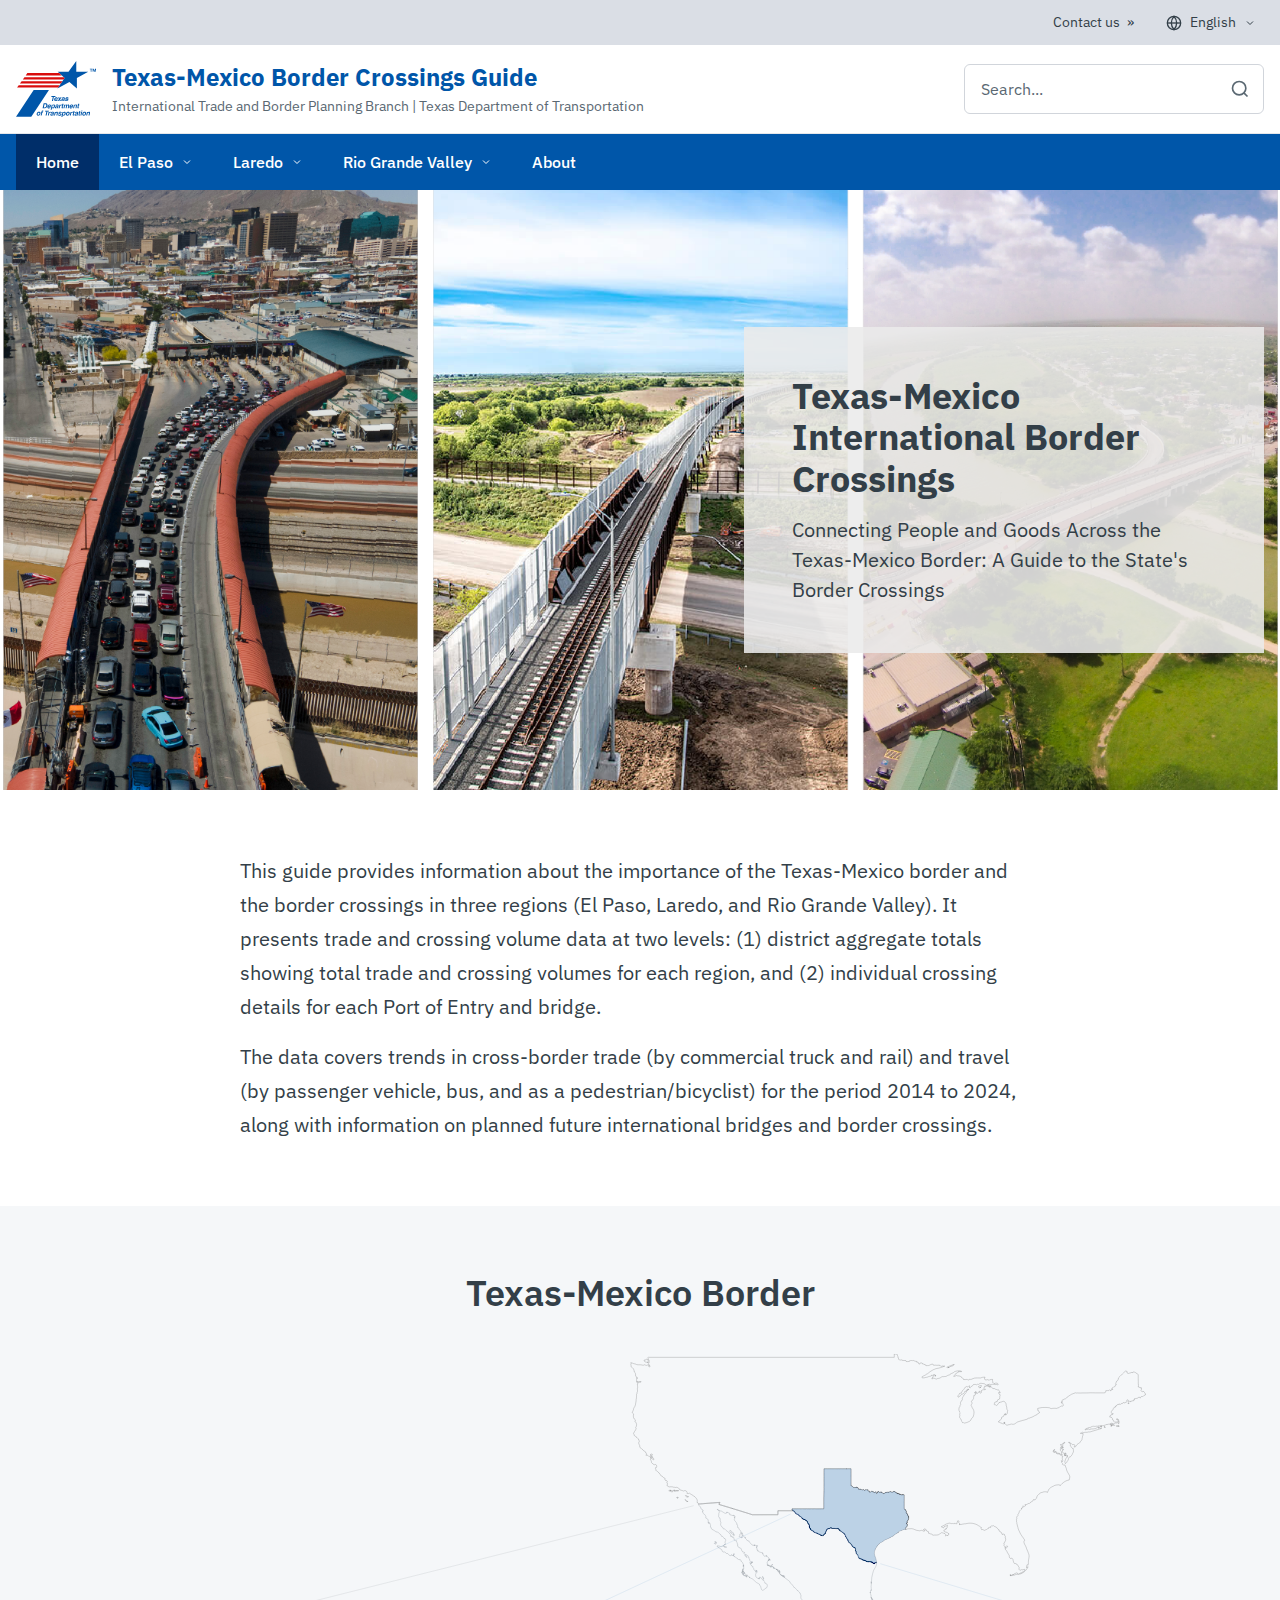
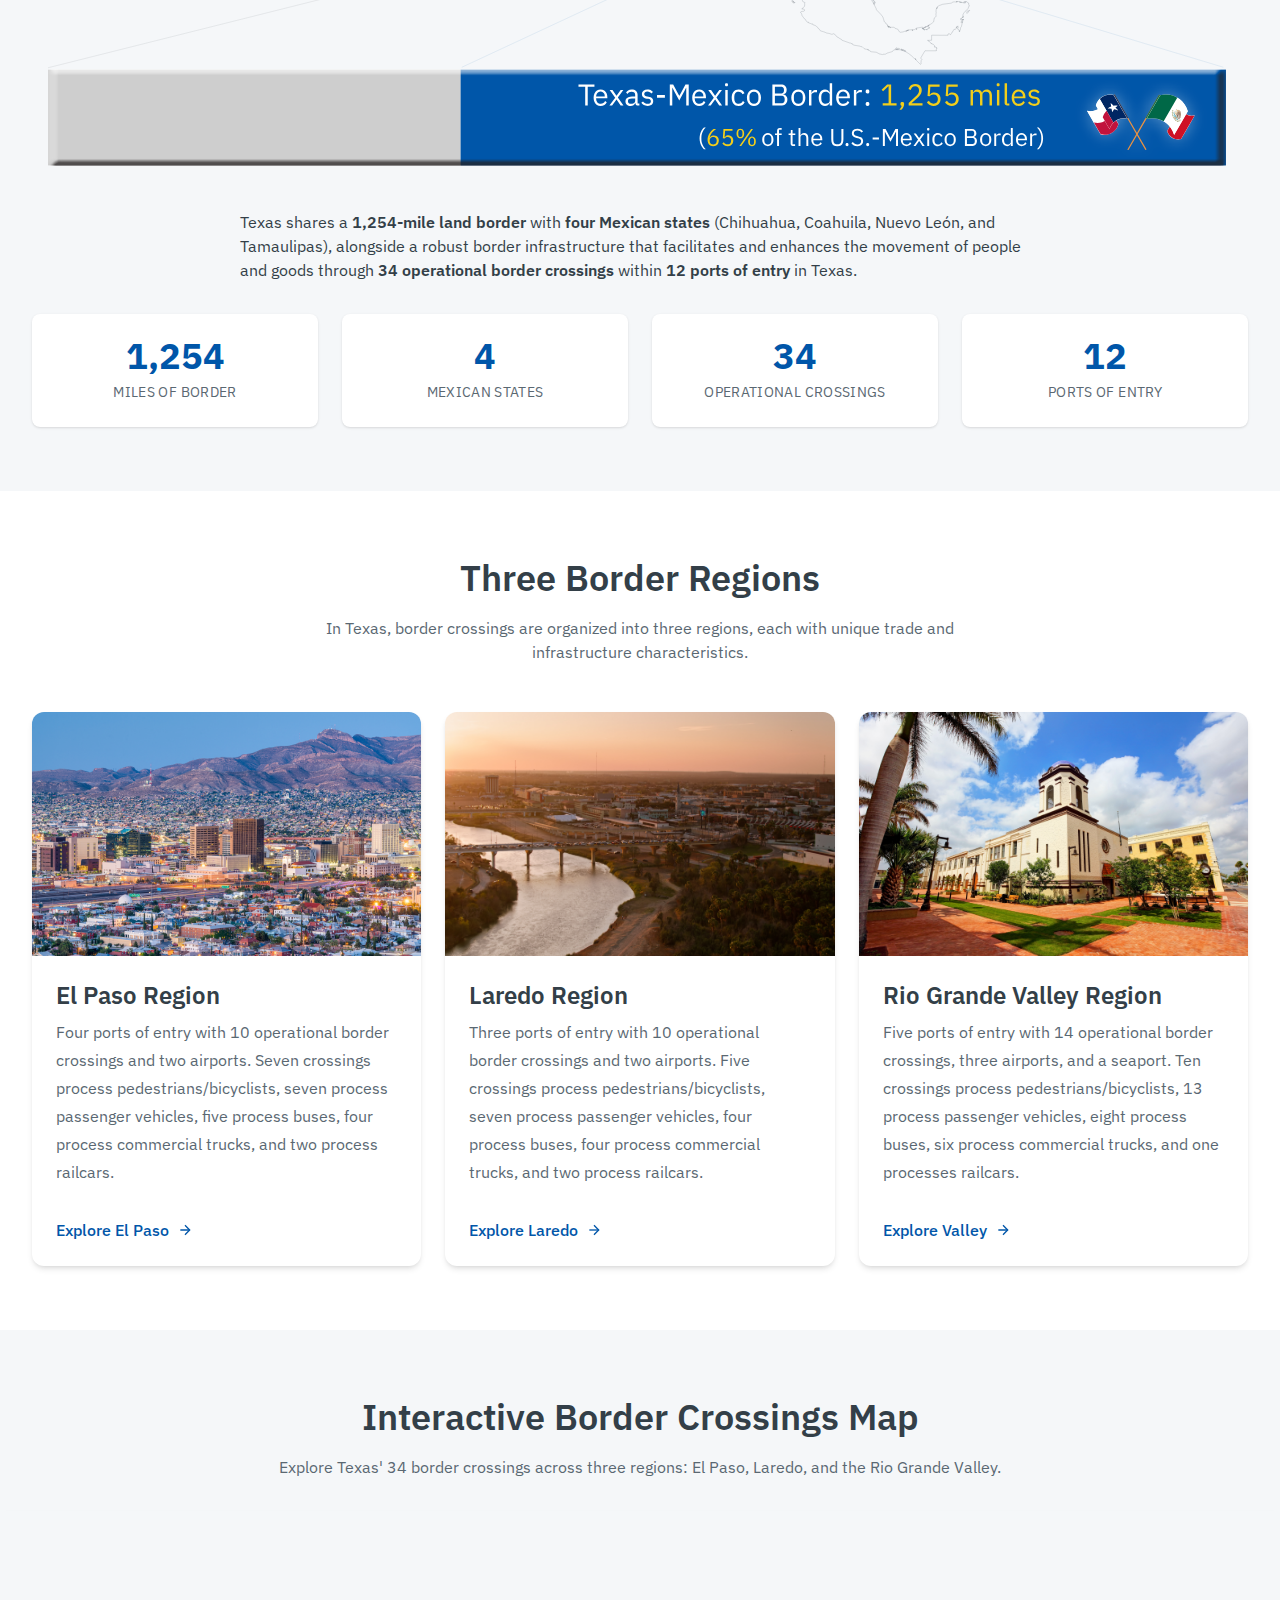
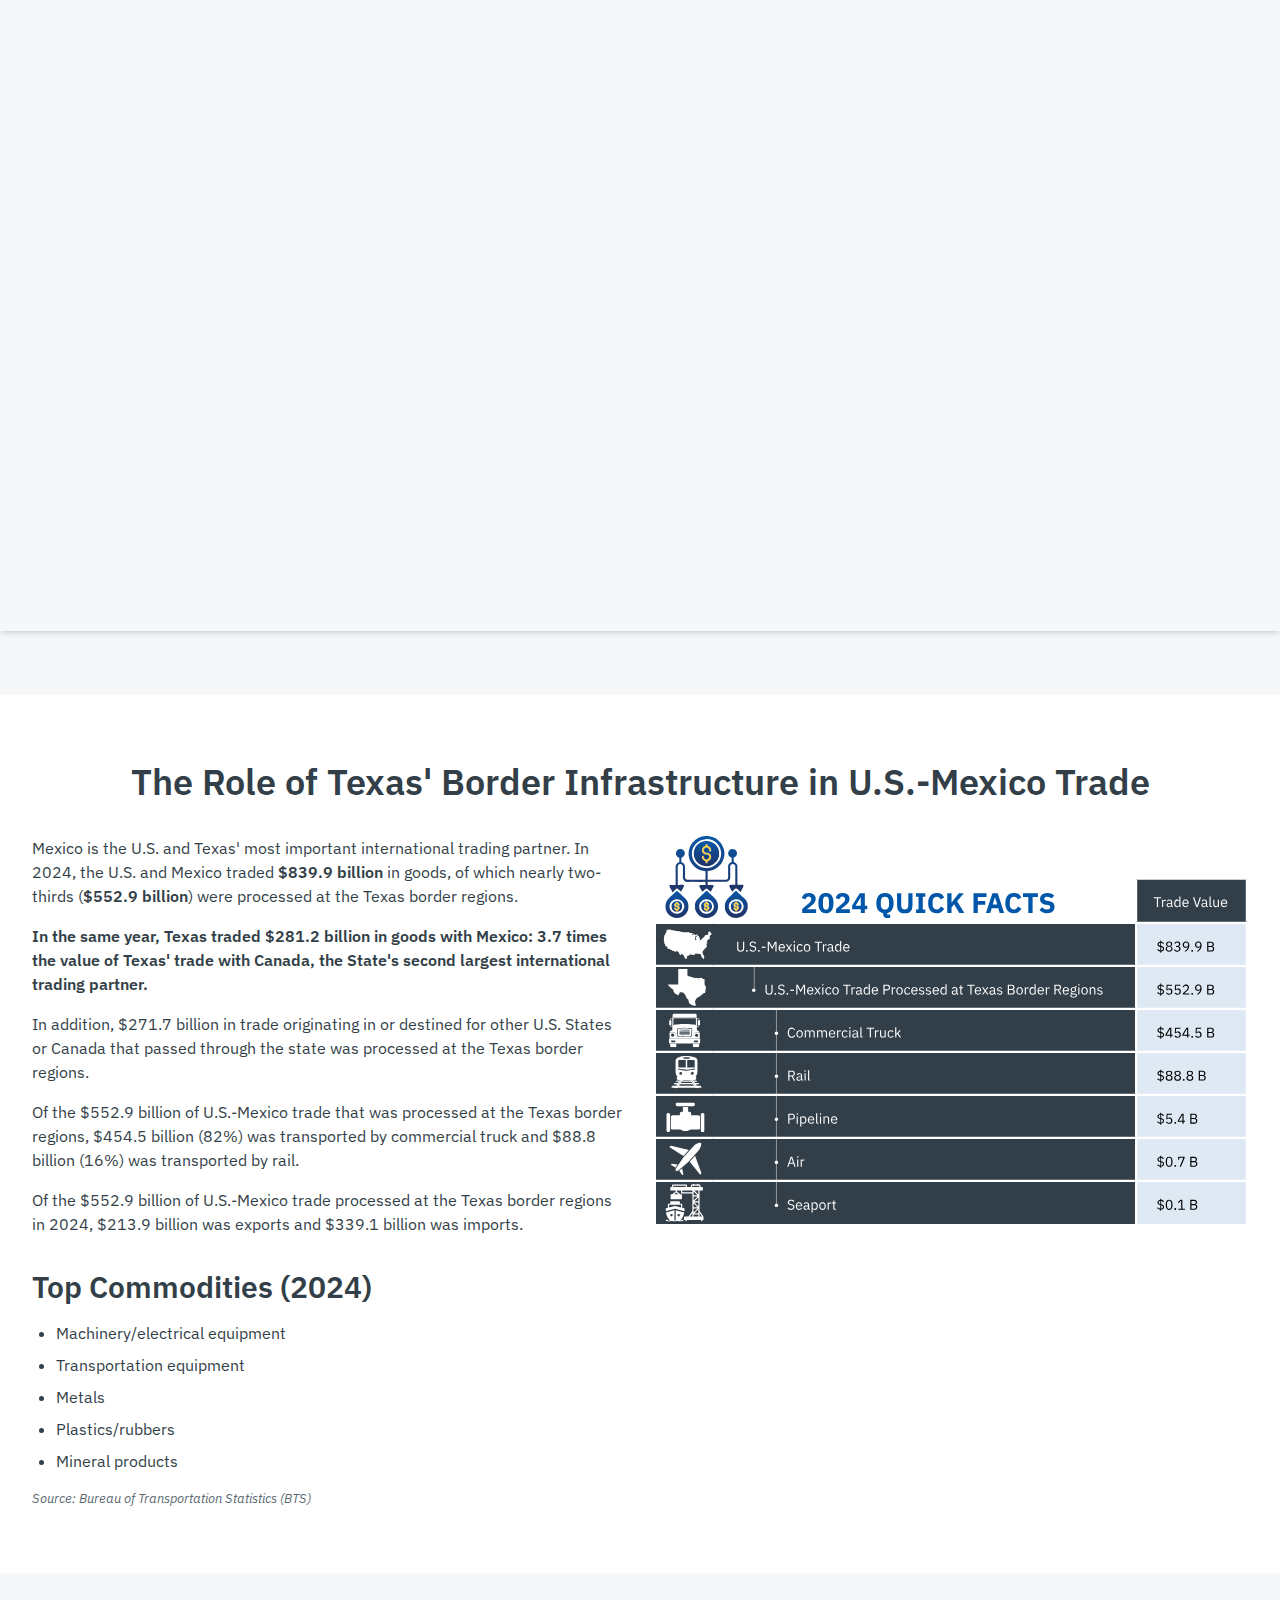
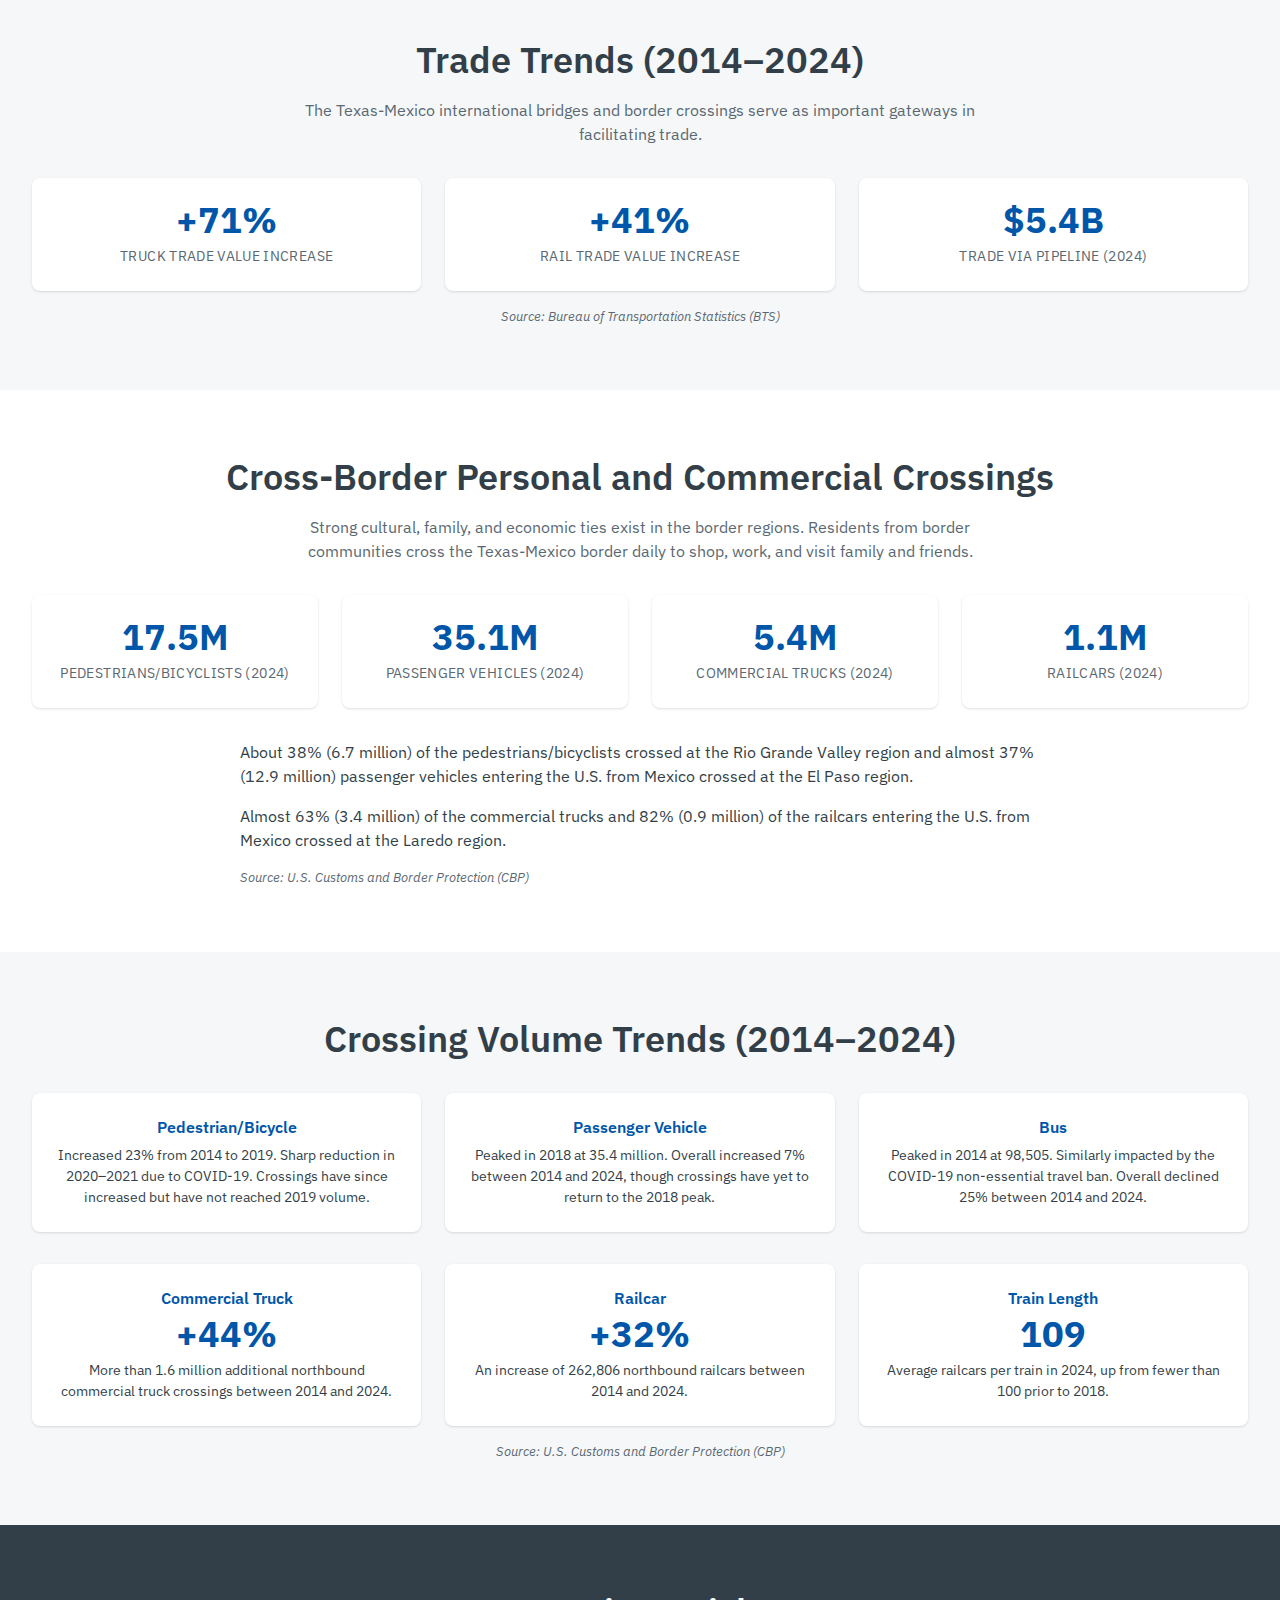
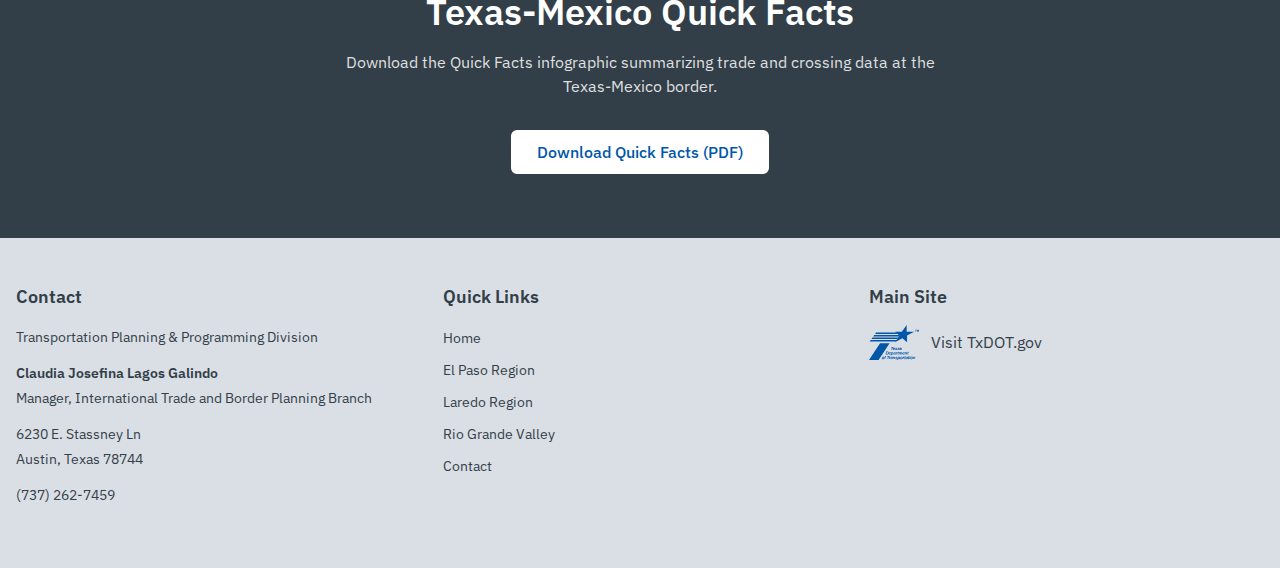
<file: page-previews/home-preview.html>
<!DOCTYPE html>
<html lang="en">
<head>
    <meta charset="UTF-8">
    <meta name="viewport" content="width=device-width, initial-scale=1.0">
    <title>Texas-Mexico Border Crossings Guide | TxDOT</title>
    <meta name="description" content="Comprehensive guide to Texas-Mexico international border crossings, providing bilingual information on trade, travel, and crossing operations.">
    
    <!-- TxDOT Brand Fonts -->
    <link rel="preconnect" href="https://fonts.googleapis.com">
    <link rel="preconnect" href="https://fonts.gstatic.com" crossorigin>
    <link href="https://fonts.googleapis.com/css2?family=IBM+Plex+Sans:wght@300;400;500;600;700&display=swap" rel="stylesheet">
    
    <link rel="stylesheet" href="css/variables.css?v=2">
    <link rel="stylesheet" href="css/base.css?v=2">
    <link rel="stylesheet" href="css/layout.css?v=2">
    <link rel="stylesheet" href="css/components.css?v=2">
    <!-- Inline override for background colors -->
    <style>
        .utility-bar { background-color: #dadee5 !important; color: var(--color-text) !important; }
        .utility-bar__link,
        .utility-bar__link:hover,
        .lang-dropdown__toggle { color: var(--color-text) !important; }
        .site-footer { background-color: #dadee5 !important; color: var(--color-text) !important; }
        .site-footer__heading,
        .site-footer__address a,
        .site-footer__link-list a,
        .site-footer__txdot-link { color: var(--color-text) !important; }
    </style>
</head>
<body>
    <!-- Skip Link -->
    <a href="#main-content" class="skip-link">Skip to main content</a>

    <!-- Utility Bar -->
    <div class="utility-bar">
        <div class="utility-bar__container">
            <nav class="utility-bar__nav" aria-label="Utility navigation">
                <ul class="utility-bar__list">
                    <li class="utility-bar__item">
                        <a href="contact.html" class="utility-bar__link">
                            Contact us <span class="utility-bar__arrow">»</span>
                        </a>
                    </li>
                    <li class="utility-bar__item utility-bar__item--lang">
                        <div class="lang-dropdown">
                            <button class="lang-dropdown__toggle" aria-expanded="false" aria-haspopup="true" id="lang-toggle">
                                <svg class="lang-dropdown__icon" width="16" height="16" viewBox="0 0 24 24" fill="none" stroke="currentColor" stroke-width="2">
                                    <circle cx="12" cy="12" r="10"/>
                                    <line x1="2" y1="12" x2="22" y2="12"/>
                                    <path d="M12 2a15.3 15.3 0 0 1 4 10 15.3 15.3 0 0 1-4 10 15.3 15.3 0 0 1-4-10 15.3 15.3 0 0 1 4-10z"/>
                                </svg>
                                <span class="lang-dropdown__current">English</span>
                                <svg class="lang-dropdown__chevron" width="12" height="12" viewBox="0 0 24 24" fill="none" stroke="currentColor" stroke-width="2">
                                    <polyline points="6 9 12 15 18 9"/>
                                </svg>
                            </button>
                            <ul class="lang-dropdown__menu" role="menu" id="lang-menu">
                                <li role="none">
                                    <a href="index.html" role="menuitem" class="lang-dropdown__option lang-dropdown__option--active" aria-current="true">English</a>
                                </li>
                                <li role="none">
                                    <a href="index-es.html" role="menuitem" class="lang-dropdown__option">Español</a>
                                </li>
                            </ul>
                        </div>
                    </li>
                </ul>
            </nav>
        </div>
    </div>

    <!-- Header -->
    <header class="site-header">
        <div class="site-header__container">
            <div class="site-header__brand">
                <a href="https://www.txdot.gov/" class="site-header__logo-link" target="_blank" rel="noopener noreferrer">
                    <img class="site-header__logo" src="../assets/Logos/TxDOT-Logo-Vertical-RGB.svg" alt="TxDOT - Texas Department of Transportation" width="70" height="70">
                </a>
                <div class="site-header__title-group">
                    <a href="index.html" class="site-header__title-link">
                        <h1 class="site-header__title">Texas-Mexico Border Crossings Guide</h1>
                        <p class="site-header__subtitle">International Trade and Border Planning Branch | Texas Department of Transportation</p>
                    </a>
                </div>
            </div>
            <div class="site-header__search">
                <form class="search-form" action="search.html" method="GET" role="search">
                    <label for="site-search" class="visually-hidden">Search site</label>
                    <div class="search-form__wrapper">
                        <input type="search" id="site-search" name="q" class="search-form__input" placeholder="Search..." autocomplete="off">
                        <button type="submit" class="search-form__button" aria-label="Search">
                            <svg class="search-form__icon" width="20" height="20" viewBox="0 0 24 24" fill="none" stroke="currentColor" stroke-width="2">
                                <circle cx="11" cy="11" r="8"/>
                                <line x1="21" y1="21" x2="16.65" y2="16.65"/>
                            </svg>
                        </button>
                    </div>
                </form>
            </div>
        </div>
    </header>

    <!-- Navigation -->
    <nav class="main-nav" aria-label="Main navigation">
        <div class="main-nav__container">
            <button class="main-nav__toggle" aria-expanded="false" aria-controls="main-menu" id="nav-toggle">
                <span class="main-nav__toggle-icon"></span>
                <span class="visually-hidden">Menu</span>
            </button>
            <ul class="main-nav__menu" id="main-menu" role="menubar">
                <li class="main-nav__item" role="none">
                    <a href="index.html" class="main-nav__link main-nav__link--active" role="menuitem">Home</a>
                </li>
                <li class="main-nav__item main-nav__item--has-dropdown" role="none">
                    <a href="el-paso.html" class="main-nav__link" role="menuitem" aria-haspopup="true" aria-expanded="false">
                        El Paso
                        <svg class="main-nav__chevron" width="12" height="12" viewBox="0 0 24 24" fill="none" stroke="currentColor" stroke-width="2"><polyline points="6 9 12 15 18 9"/></svg>
                    </a>
                    <div class="main-nav__dropdown" role="menu">
                        <div class="main-nav__dropdown-content">
                            <div class="main-nav__dropdown-header">
                                <h3 class="main-nav__dropdown-title">El Paso Region</h3>
                                <p class="main-nav__dropdown-desc">10 operational border crossings including bridges for pedestrians, vehicles, and commercial freight.</p>
                            </div>
                            <a href="el-paso.html" class="main-nav__dropdown-cta">
                                View El Paso Region
                                <svg width="16" height="16" viewBox="0 0 24 24" fill="none" stroke="currentColor" stroke-width="2"><line x1="5" y1="12" x2="19" y2="12"/><polyline points="12 5 19 12 12 19"/></svg>
                            </a>
                        </div>
                    </div>
                </li>
                <li class="main-nav__item main-nav__item--has-dropdown" role="none">
                    <a href="laredo.html" class="main-nav__link" role="menuitem" aria-haspopup="true" aria-expanded="false">
                        Laredo
                        <svg class="main-nav__chevron" width="12" height="12" viewBox="0 0 24 24" fill="none" stroke="currentColor" stroke-width="2"><polyline points="6 9 12 15 18 9"/></svg>
                    </a>
                    <div class="main-nav__dropdown" role="menu">
                        <div class="main-nav__dropdown-content">
                            <div class="main-nav__dropdown-header">
                                <h3 class="main-nav__dropdown-title">Laredo Region</h3>
                                <p class="main-nav__dropdown-desc">10 operational border crossings. Port of Laredo is #1 in the U.S. by trade value.</p>
                            </div>
                            <a href="laredo.html" class="main-nav__dropdown-cta">
                                View Laredo Region
                                <svg width="16" height="16" viewBox="0 0 24 24" fill="none" stroke="currentColor" stroke-width="2"><line x1="5" y1="12" x2="19" y2="12"/><polyline points="12 5 19 12 12 19"/></svg>
                            </a>
                        </div>
                    </div>
                </li>
                <li class="main-nav__item main-nav__item--has-dropdown" role="none">
                    <a href="rio-grande-valley.html" class="main-nav__link" role="menuitem" aria-haspopup="true" aria-expanded="false">
                        Rio Grande Valley
                        <svg class="main-nav__chevron" width="12" height="12" viewBox="0 0 24 24" fill="none" stroke="currentColor" stroke-width="2"><polyline points="6 9 12 15 18 9"/></svg>
                    </a>
                    <div class="main-nav__dropdown" role="menu">
                        <div class="main-nav__dropdown-content">
                            <div class="main-nav__dropdown-header">
                                <h3 class="main-nav__dropdown-title">Rio Grande Valley Region</h3>
                                <p class="main-nav__dropdown-desc">14 operational border crossings, the most diverse of any Texas border region.</p>
                            </div>
                            <a href="rio-grande-valley.html" class="main-nav__dropdown-cta">
                                View Rio Grande Valley Region
                                <svg width="16" height="16" viewBox="0 0 24 24" fill="none" stroke="currentColor" stroke-width="2"><line x1="5" y1="12" x2="19" y2="12"/><polyline points="12 5 19 12 12 19"/></svg>
                            </a>
                        </div>
                    </div>
                </li>
                <li class="main-nav__item" role="none">
                    <a href="about.html" class="main-nav__link" role="menuitem">About</a>
                </li>
            </ul>
        </div>
    </nav>

    <!-- Main Content -->
    <main id="main-content" class="main-content">
        <!-- Hero Section -->
        <section class="hero hero--lg" style="background-image: url('../assets/Transition-Images/CoverImage_v1.png');">
            <div class="hero__content">
                <div class="hero__card">
                    <h2 class="hero__title">Texas-Mexico International Border Crossings</h2>
                    <p class="hero__subtitle">Connecting People and Goods Across the Texas-Mexico Border: A Guide to the State's Border Crossings</p>
                </div>
            </div>
        </section>

        <!-- Introduction -->
        <section class="section">
            <div class="container">
                <div class="content-narrow">
                    <p class="text-lead">This guide provides information about the importance of the Texas-Mexico border and the border crossings in three regions (El Paso, Laredo, and Rio Grande Valley). It presents trade and crossing volume data at two levels: (1) district aggregate totals showing total trade and crossing volumes for each region, and (2) individual crossing details for each Port of Entry and bridge.</p>
                    <p class="text-lead">The data covers trends in cross-border trade (by commercial truck and rail) and travel (by passenger vehicle, bus, and as a pedestrian/bicyclist) for the period 2014 to 2024, along with information on planned future international bridges and border crossings.</p>
                </div>
            </div>
        </section>

        <!-- Texas-Mexico Border Overview -->
        <section class="section section--alt">
            <div class="container">
                <div class="text-center mb-8">
                    <h2>Texas-Mexico Border</h2>
                </div>
                <div class="text-center mb-8">
                    <img src="../assets/images/Border-intro.svg" alt="Texas-Mexico border region overview" class="border-intro-image">
                </div>
                <div class="content-narrow mb-8">
                    <p>Texas shares a <strong>1,254-mile land border</strong> with <strong>four Mexican states</strong> (Chihuahua, Coahuila, Nuevo Le&oacute;n, and Tamaulipas), alongside a robust border infrastructure that facilitates and enhances the movement of people and goods through <strong>34 operational border crossings</strong> within <strong>12 ports of entry</strong> in Texas.</p>
                </div>
                <div class="grid grid--4">
                    <div class="stat-card">
                        <div class="stat-card__value">1,254</div>
                        <div class="stat-card__label">Miles of Border</div>
                    </div>
                    <div class="stat-card">
                        <div class="stat-card__value">4</div>
                        <div class="stat-card__label">Mexican States</div>
                    </div>
                    <div class="stat-card">
                        <div class="stat-card__value">34</div>
                        <div class="stat-card__label">Operational Crossings</div>
                    </div>
                    <div class="stat-card">
                        <div class="stat-card__value">12</div>
                        <div class="stat-card__label">Ports of Entry</div>
                    </div>
                </div>
            </div>
        </section>

        <!-- Regions Section -->
        <section id="regions" class="section">
            <div class="container">
                <div class="text-center mb-12">
                    <h2>Three Border Regions</h2>
                    <p class="text-muted" style="max-width: 700px; margin: var(--space-4) auto 0;">
                        In Texas, border crossings are organized into three regions, each with unique trade and infrastructure characteristics.
                    </p>
                </div>
                <div class="grid grid--3">
                    <!-- El Paso -->
                    <article class="region-card">
                        <div class="region-card__image-wrapper">
                            <img src="../assets/Transition-Images/ELP Region Photo.jpg" alt="El Paso region border crossing" class="region-card__image" loading="lazy">
                        </div>
                        <div class="region-card__content">
                            <h3 class="region-card__title">El Paso Region</h3>
                            <p class="region-card__description">Four ports of entry with 10 operational border crossings and two airports. Seven crossings process pedestrians/bicyclists, seven process passenger vehicles, five process buses, four process commercial trucks, and two process railcars.</p>
                            <a href="el-paso.html" class="region-card__link">
                                Explore El Paso
                                <svg width="16" height="16" viewBox="0 0 24 24" fill="none" stroke="currentColor" stroke-width="2"><line x1="5" y1="12" x2="19" y2="12"/><polyline points="12 5 19 12 12 19"/></svg>
                            </a>
                        </div>
                    </article>
                    <!-- Laredo -->
                    <article class="region-card">
                        <div class="region-card__image-wrapper">
                            <img src="../assets/Transition-Images/Laredo.jpg" alt="Laredo region border crossing" class="region-card__image" loading="lazy">
                        </div>
                        <div class="region-card__content">
                            <h3 class="region-card__title">Laredo Region</h3>
                            <p class="region-card__description">Three ports of entry with 10 operational border crossings and two airports. Five crossings process pedestrians/bicyclists, seven process passenger vehicles, four process buses, four process commercial trucks, and two process railcars.</p>
                            <a href="laredo.html" class="region-card__link">
                                Explore Laredo
                                <svg width="16" height="16" viewBox="0 0 24 24" fill="none" stroke="currentColor" stroke-width="2"><line x1="5" y1="12" x2="19" y2="12"/><polyline points="12 5 19 12 12 19"/></svg>
                            </a>
                        </div>
                    </article>
                    <!-- Rio Grande Valley -->
                    <article class="region-card">
                        <div class="region-card__image-wrapper">
                            <img src="../assets/Transition-Images/RGV.jpg" alt="Rio Grande Valley region border crossing" class="region-card__image" loading="lazy">
                        </div>
                        <div class="region-card__content">
                            <h3 class="region-card__title">Rio Grande Valley Region</h3>
                            <p class="region-card__description">Five ports of entry with 14 operational border crossings, three airports, and a seaport. Ten crossings process pedestrians/bicyclists, 13 process passenger vehicles, eight process buses, six process commercial trucks, and one processes railcars.</p>
                            <a href="rio-grande-valley.html" class="region-card__link">
                                Explore Valley
                                <svg width="16" height="16" viewBox="0 0 24 24" fill="none" stroke="currentColor" stroke-width="2"><line x1="5" y1="12" x2="19" y2="12"/><polyline points="12 5 19 12 12 19"/></svg>
                            </a>
                        </div>
                    </article>
                </div>
            </div>
        </section>

        <!-- Map Section -->
        <section id="map" class="section section--alt">
            <div class="container">
                <div class="text-center mb-8">
                    <h2>Interactive Border Crossings Map</h2>
                    <p class="text-muted" style="margin: var(--space-4) 0 0;">
                        Explore Texas' 34 border crossings across three regions: El Paso, Laredo, and the Rio Grande Valley.
                    </p>
                </div>
            </div>
            <div class="map-embed">
                <div class="map-embed__wrapper">
                    <iframe class="map-embed__iframe" data-src="https://experience.arcgis.com/experience/0224d33cb25d48c09d551dc46d404ebe" frameborder="0" allowfullscreen title="Interactive ArcGIS Online Map - Texas-Mexico Border Crossings"></iframe>
                    <div class="map-embed__overlay" id="map-overlay">
                        <span class="map-embed__overlay-label">Click to interact with the map</span>
                    </div>
                </div>
            </div>
        </section>

        <!-- Role of Border Infrastructure in Trade -->
        <section class="section">
            <div class="container">
                <div class="text-center mb-8">
                    <h2>The Role of Texas' Border Infrastructure in U.S.-Mexico Trade</h2>
                </div>
                <div class="layout-two-col layout-two-col--equal">
                    <div>
                        <p>Mexico is the U.S. and Texas' most important international trading partner. In 2024, the U.S. and Mexico traded <strong>$839.9 billion</strong> in goods, of which nearly two-thirds (<strong>$552.9 billion</strong>) were processed at the Texas border regions.</p>
                        <p><strong>In the same year, Texas traded $281.2 billion in goods with Mexico: 3.7 times the value of Texas' trade with Canada, the State's second largest international trading partner.</strong></p>
                        <p>In addition, $271.7 billion in trade originating in or destined for other U.S. States or Canada that passed through the state was processed at the Texas border regions.</p>
                        <p>Of the $552.9 billion of U.S.-Mexico trade that was processed at the Texas border regions, $454.5 billion (82%) was transported by commercial truck and $88.8 billion (16%) was transported by rail.</p>
                        <p>Of the $552.9 billion of U.S.-Mexico trade processed at the Texas border regions in 2024, $213.9 billion was exports and $339.1 billion was imports.</p>
                        <h3 class="mt-8">Top Commodities (2024)</h3>
                        <ul style="list-style: disc; padding-left: 24px; margin-top: 16px;">
                            <li style="margin-bottom: 8px;">Machinery/electrical equipment</li>
                            <li style="margin-bottom: 8px;">Transportation equipment</li>
                            <li style="margin-bottom: 8px;">Metals</li>
                            <li style="margin-bottom: 8px;">Plastics/rubbers</li>
                            <li style="margin-bottom: 8px;">Mineral products</li>
                        </ul>
                        <p class="text-muted mt-4" style="font-size: 13px;"><em>Source: Bureau of Transportation Statistics (BTS)</em></p>
                    </div>
                    <aside>
                        <img src="../assets/images/2024_Quick_Facts_TX_Trade_Values.svg" alt="2024 Quick Facts - U.S.-Mexico trade values processed at Texas border" style="width: 100%; height: auto;">
                    </aside>
                </div>
            </div>
        </section>

        <!-- Trade Trends -->
        <section class="section section--alt">
            <div class="container">
                <div class="text-center mb-8">
                    <h2>Trade Trends (2014&ndash;2024)</h2>
                    <p class="text-muted" style="max-width: 700px; margin: var(--space-4) auto 0;">
                        The Texas-Mexico international bridges and border crossings serve as important gateways in facilitating trade.
                    </p>
                </div>
                <div class="grid grid--3">
                    <div class="stat-card">
                        <div class="stat-card__value">+71%</div>
                        <div class="stat-card__label">Truck trade value increase</div>
                    </div>
                    <div class="stat-card">
                        <div class="stat-card__value">+41%</div>
                        <div class="stat-card__label">Rail trade value increase</div>
                    </div>
                    <div class="stat-card">
                        <div class="stat-card__value">$5.4B</div>
                        <div class="stat-card__label">Trade via pipeline (2024)</div>
                    </div>
                </div>
                <p class="text-muted text-center mt-4" style="font-size: 13px;"><em>Source: Bureau of Transportation Statistics (BTS)</em></p>
            </div>
        </section>

        <!-- Cross-Border Crossings -->
        <section class="section">
            <div class="container">
                <div class="text-center mb-8">
                    <h2>Cross-Border Personal and Commercial Crossings</h2>
                    <p class="text-muted" style="max-width: 700px; margin: var(--space-4) auto 0;">
                        Strong cultural, family, and economic ties exist in the border regions. Residents from border communities cross the Texas-Mexico border daily to shop, work, and visit family and friends.
                    </p>
                </div>
                <div class="grid grid--4">
                    <div class="stat-card">
                        <div class="stat-card__value">17.5M</div>
                        <div class="stat-card__label">Pedestrians/bicyclists (2024)</div>
                    </div>
                    <div class="stat-card">
                        <div class="stat-card__value">35.1M</div>
                        <div class="stat-card__label">Passenger vehicles (2024)</div>
                    </div>
                    <div class="stat-card">
                        <div class="stat-card__value">5.4M</div>
                        <div class="stat-card__label">Commercial trucks (2024)</div>
                    </div>
                    <div class="stat-card">
                        <div class="stat-card__value">1.1M</div>
                        <div class="stat-card__label">Railcars (2024)</div>
                    </div>
                </div>
                <div class="content-narrow mt-8">
                    <p>About 38% (6.7 million) of the pedestrians/bicyclists crossed at the Rio Grande Valley region and almost 37% (12.9 million) passenger vehicles entering the U.S. from Mexico crossed at the El Paso region.</p>
                    <p>Almost 63% (3.4 million) of the commercial trucks and 82% (0.9 million) of the railcars entering the U.S. from Mexico crossed at the Laredo region.</p>
                    <p class="text-muted mt-4" style="font-size: 13px;"><em>Source: U.S. Customs and Border Protection (CBP)</em></p>
                </div>
            </div>
        </section>

        <!-- Crossing Trends -->
        <section class="section section--alt">
            <div class="container">
                <div class="text-center mb-8">
                    <h2>Crossing Volume Trends (2014&ndash;2024)</h2>
                </div>
                <div class="grid grid--3 mb-8">
                    <div class="stat-card">
                        <h3 style="font-size: 16px; margin-bottom: 8px; color: var(--color-primary);">Pedestrian/Bicycle</h3>
                        <p style="font-size: 14px;">Increased 23% from 2014 to 2019. Sharp reduction in 2020&ndash;2021 due to COVID-19. Crossings have since increased but have not reached 2019 volume.</p>
                    </div>
                    <div class="stat-card">
                        <h3 style="font-size: 16px; margin-bottom: 8px; color: var(--color-primary);">Passenger Vehicle</h3>
                        <p style="font-size: 14px;">Peaked in 2018 at 35.4 million. Overall increased 7% between 2014 and 2024, though crossings have yet to return to the 2018 peak.</p>
                    </div>
                    <div class="stat-card">
                        <h3 style="font-size: 16px; margin-bottom: 8px; color: var(--color-primary);">Bus</h3>
                        <p style="font-size: 14px;">Peaked in 2014 at 98,505. Similarly impacted by the COVID-19 non-essential travel ban. Overall declined 25% between 2014 and 2024.</p>
                    </div>
                </div>
                <div class="grid grid--3">
                    <div class="stat-card">
                        <h3 style="font-size: 16px; margin-bottom: 8px; color: var(--color-primary);">Commercial Truck</h3>
                        <div class="stat-card__value">+44%</div>
                        <p style="font-size: 14px;">More than 1.6 million additional northbound commercial truck crossings between 2014 and 2024.</p>
                    </div>
                    <div class="stat-card">
                        <h3 style="font-size: 16px; margin-bottom: 8px; color: var(--color-primary);">Railcar</h3>
                        <div class="stat-card__value">+32%</div>
                        <p style="font-size: 14px;">An increase of 262,806 northbound railcars between 2014 and 2024.</p>
                    </div>
                    <div class="stat-card">
                        <h3 style="font-size: 16px; margin-bottom: 8px; color: var(--color-primary);">Train Length</h3>
                        <div class="stat-card__value">109</div>
                        <p style="font-size: 14px;">Average railcars per train in 2024, up from fewer than 100 prior to 2018.</p>
                    </div>
                </div>
                <p class="text-muted text-center mt-4" style="font-size: 13px;"><em>Source: U.S. Customs and Border Protection (CBP)</em></p>
            </div>
        </section>

        <!-- Quick Facts -->
        <section class="section section--dark">
            <div class="container text-center">
                <h2 style="color: var(--color-white);">Texas-Mexico Quick Facts</h2>
                <p style="color: rgba(255,255,255,0.85); max-width: 600px; margin: var(--space-4) auto var(--space-8);">Download the Quick Facts infographic summarizing trade and crossing data at the Texas-Mexico border.</p>
                <a href="https://tiger-unt.github.io/TX-MX-Border/Quick_Facts_PDF/Texas_Mexico_Border_2024_Quick_Facts_TX.pdf" class="btn btn--white" target="_blank" rel="noopener noreferrer">Download Quick Facts (PDF)</a>
            </div>
        </section>
    </main>

    <!-- Footer -->
    <footer class="site-footer">
        <div class="site-footer__container">
            <div class="site-footer__content">
                <div class="site-footer__contact">
                    <h3 class="site-footer__heading">Contact</h3>
                    <address class="site-footer__address">
                        <p class="site-footer__dept">Transportation Planning & Programming Division</p>
                        <p class="site-footer__person">
                            <strong>Claudia Josefina Lagos Galindo</strong><br>
                            Manager, International Trade and Border Planning Branch
                        </p>
                        <p class="site-footer__location">6230 E. Stassney Ln<br>Austin, Texas 78744</p>
                        <p class="site-footer__phone"><a href="tel:+17372627459">(737) 262-7459</a></p>
                    </address>
                </div>
                <div class="site-footer__links">
                    <h3 class="site-footer__heading">Quick Links</h3>
                    <ul class="site-footer__link-list">
                        <li><a href="index.html">Home</a></li>
                        <li><a href="el-paso.html">El Paso Region</a></li>
                        <li><a href="laredo.html">Laredo Region</a></li>
                        <li><a href="rio-grande-valley.html">Rio Grande Valley</a></li>
                        <li><a href="contact.html">Contact</a></li>
                    </ul>
                </div>
                <div class="site-footer__txdot">
                    <h3 class="site-footer__heading">Main Site</h3>
                    <a href="https://www.txdot.gov/" class="site-footer__txdot-link" target="_blank" rel="noopener noreferrer">
                        <img src="../assets/Logos/TxDOT-Logo-Vertical-RGB-Blue.svg" alt="TxDOT - Texas Department of Transportation" width="50" height="50">
                        <span>Visit TxDOT.gov</span>
                    </a>
                </div>
            </div>
        </div>
    </footer>

    <script src="js/main.js"></script>
    <script>
    // Map iframe click-to-interact: overlay blocks scroll-jacking until user clicks
    (function () {
        const overlay = document.getElementById('map-overlay');
        if (!overlay) return;
        const wrapper = overlay.closest('.map-embed__wrapper');

        // Click overlay → load & activate iframe
        overlay.addEventListener('click', function () {
            var iframe = wrapper.querySelector('iframe[data-src]');
            if (iframe) {
                iframe.src = iframe.getAttribute('data-src');
                iframe.removeAttribute('data-src');
            }
            overlay.classList.add('map-embed__overlay--active');
            if (wrapper) wrapper.classList.add('map-embed__wrapper--active');
        });

        // Click anywhere outside the wrapper → deactivate iframe
        document.addEventListener('click', function (e) {
            if (wrapper && !wrapper.contains(e.target)) {
                overlay.classList.remove('map-embed__overlay--active');
                wrapper.classList.remove('map-embed__wrapper--active');
            }
        });

        // Escape key → deactivate iframe (only when map is active)
        document.addEventListener('keydown', function (e) {
            if (e.key === 'Escape' && overlay.classList.contains('map-embed__overlay--active')) {
                e.preventDefault();
                overlay.classList.remove('map-embed__overlay--active');
                if (wrapper) wrapper.classList.remove('map-embed__wrapper--active');
            }
        });
    })();
    </script>
</body>
</html>
</file>
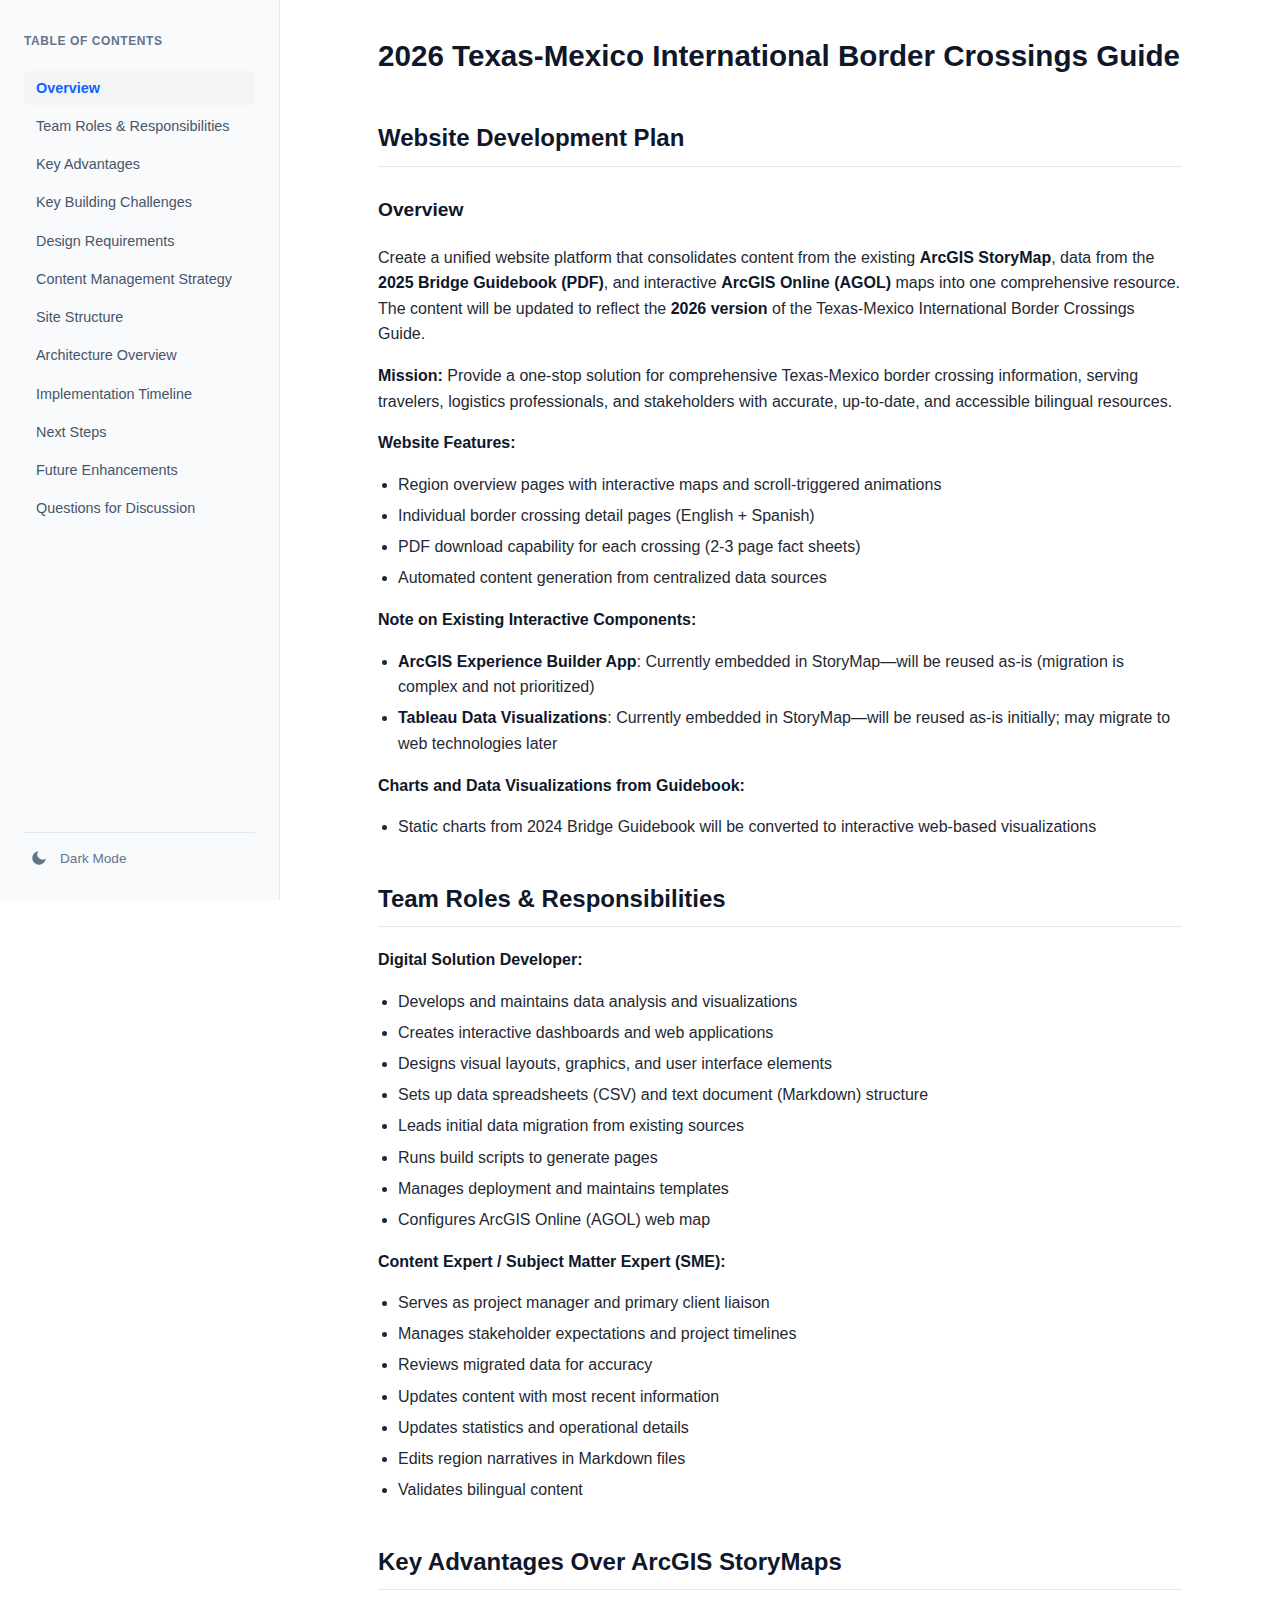
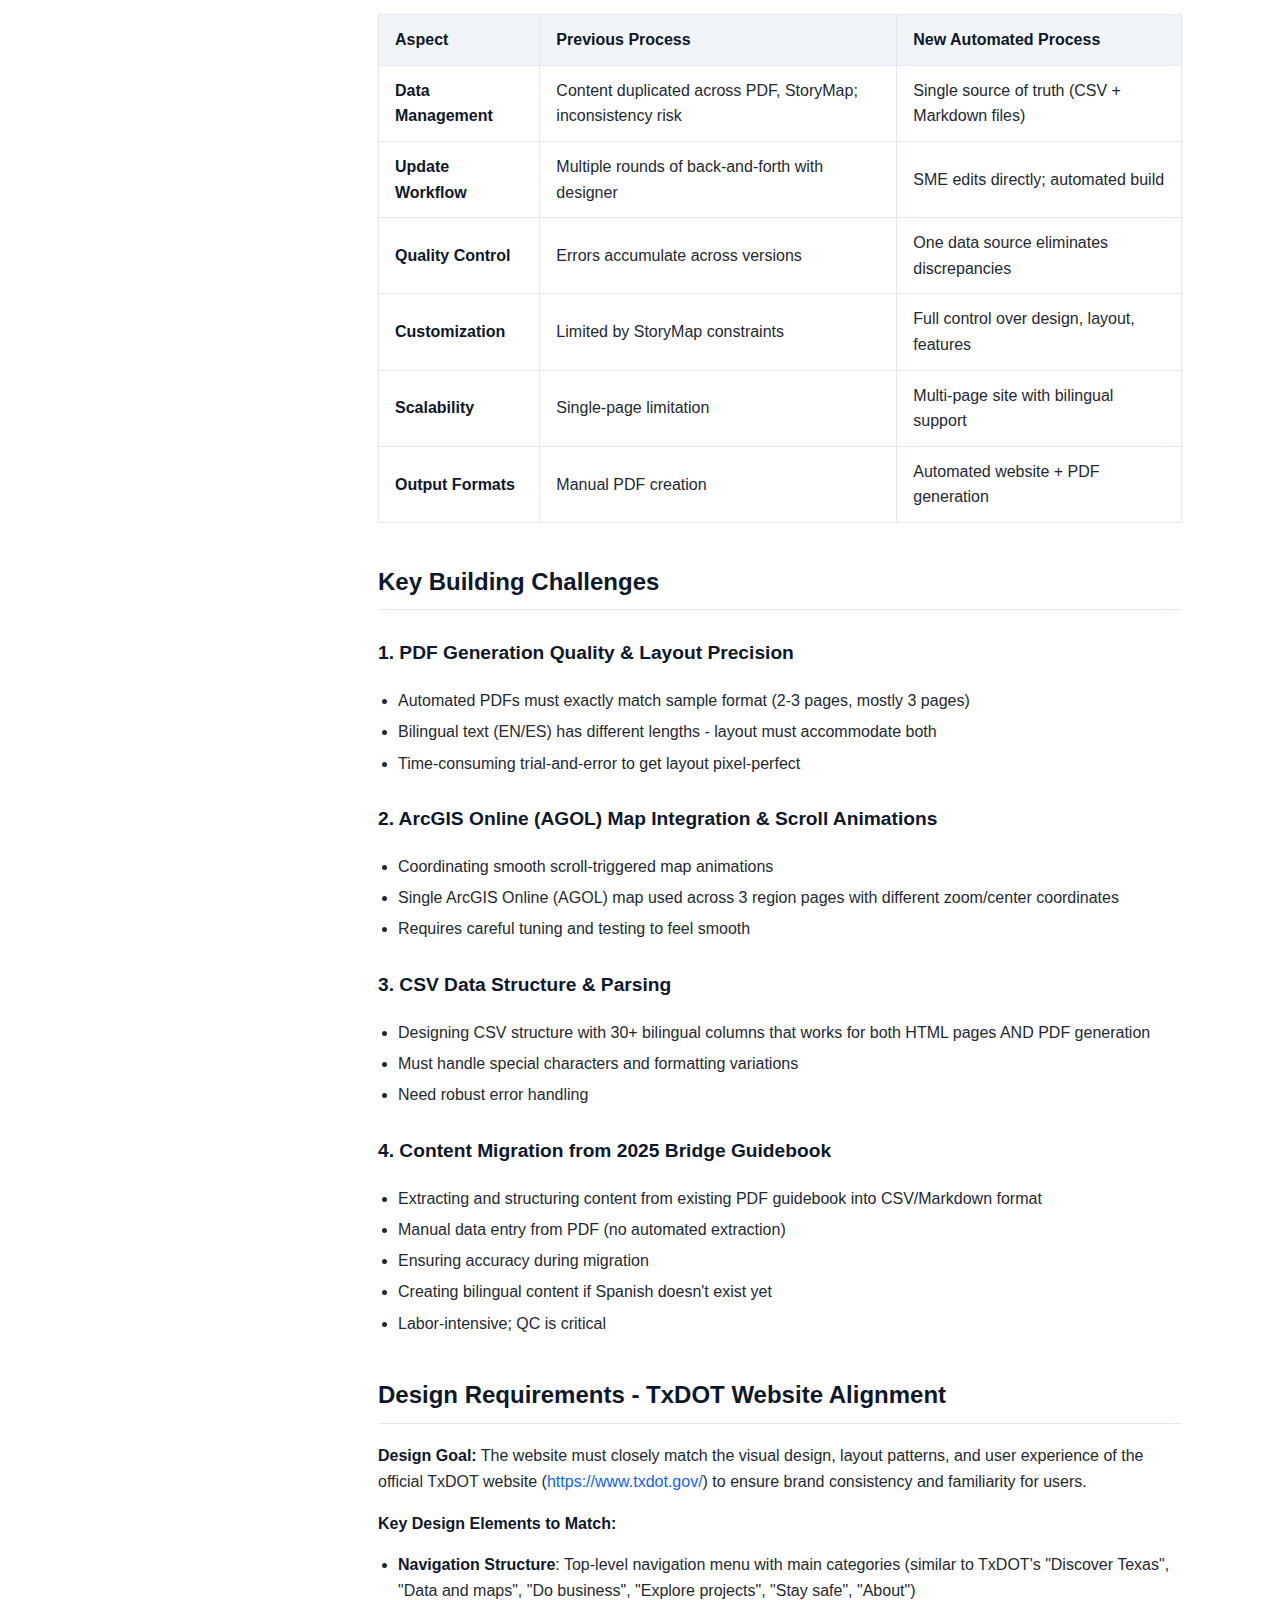
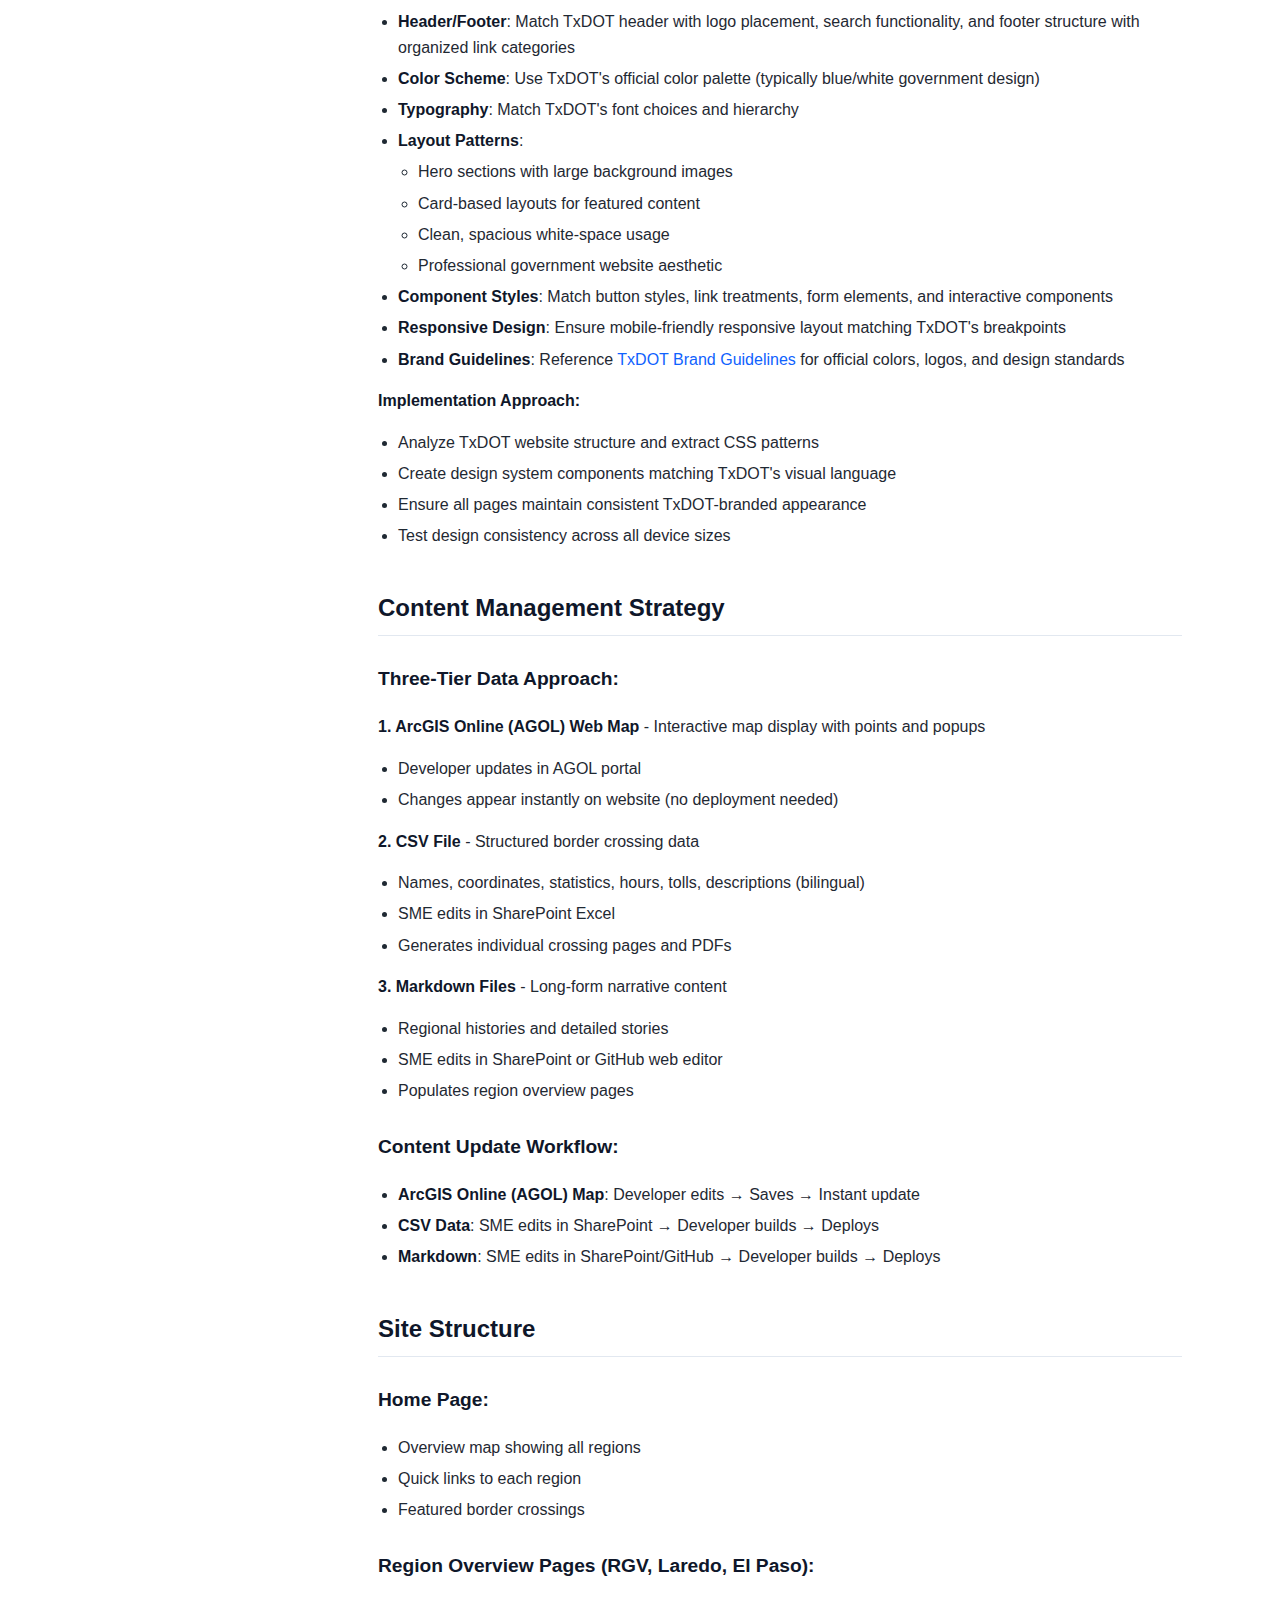
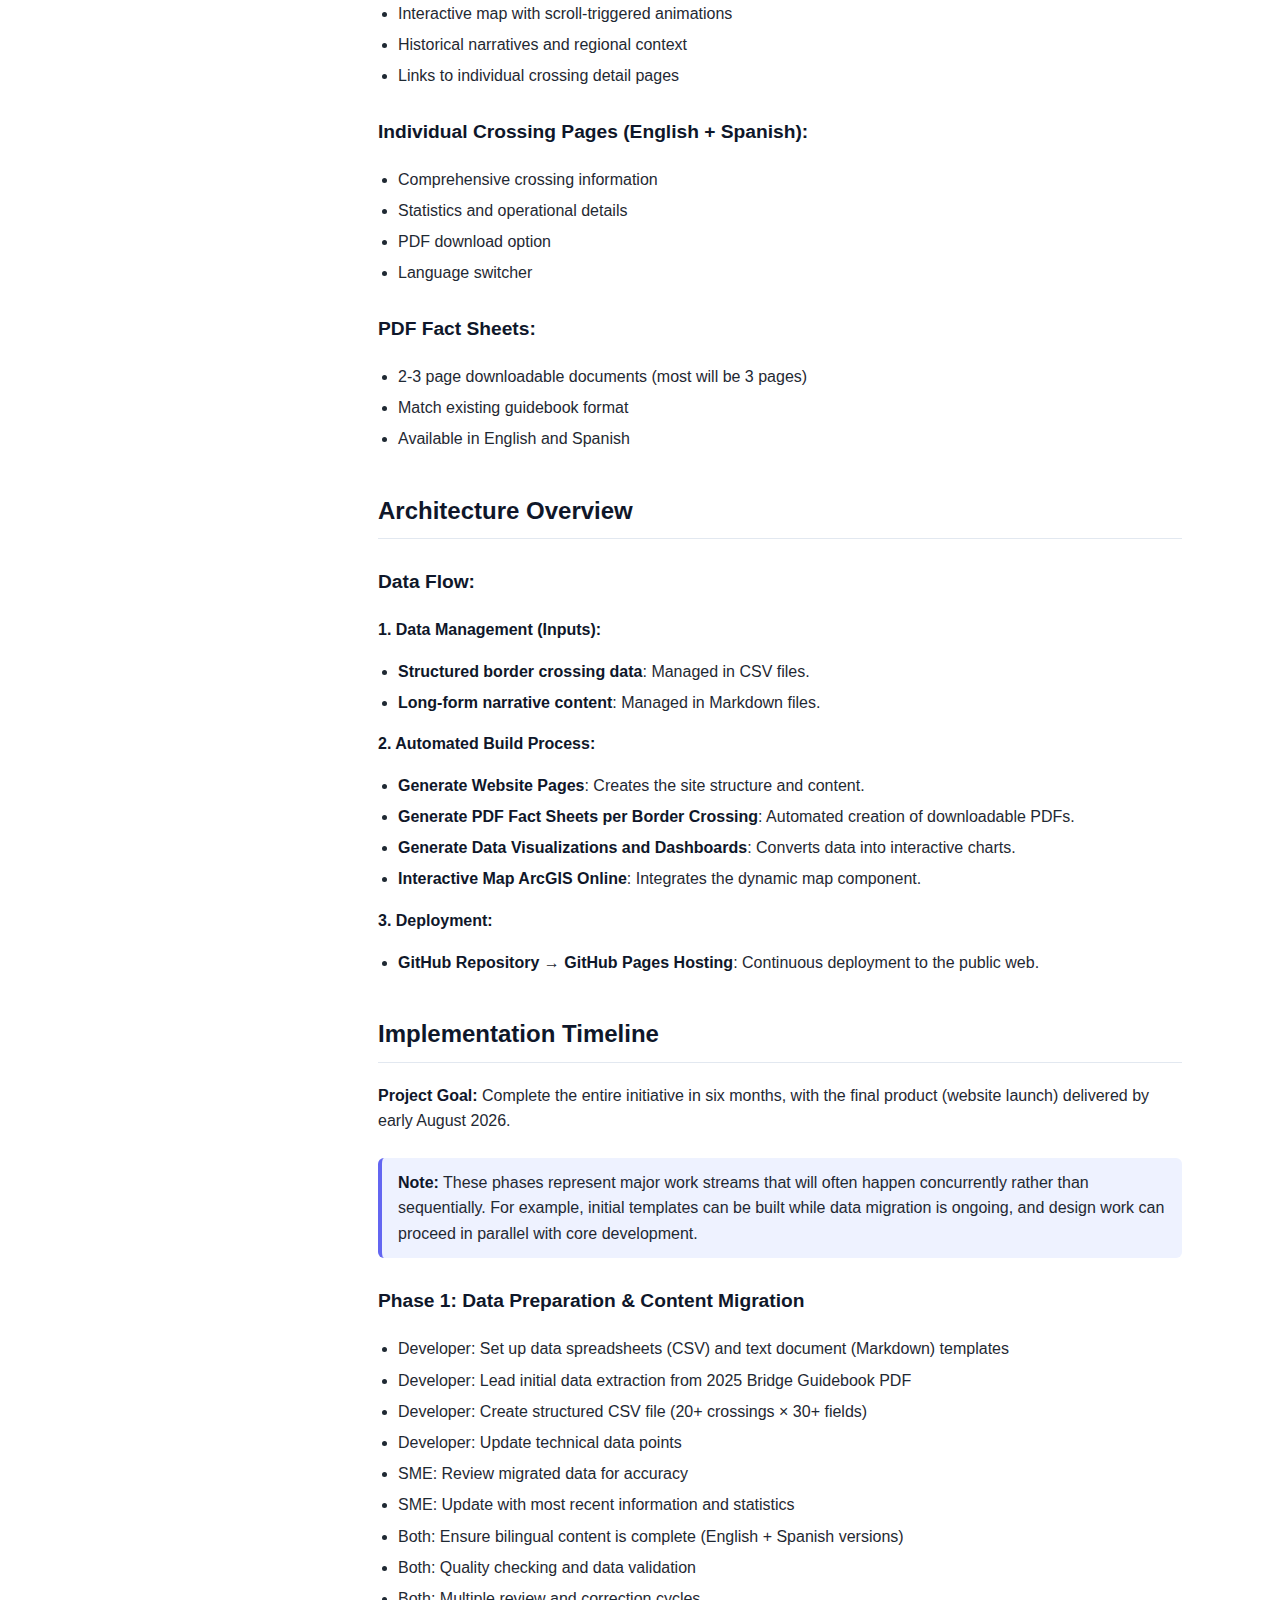
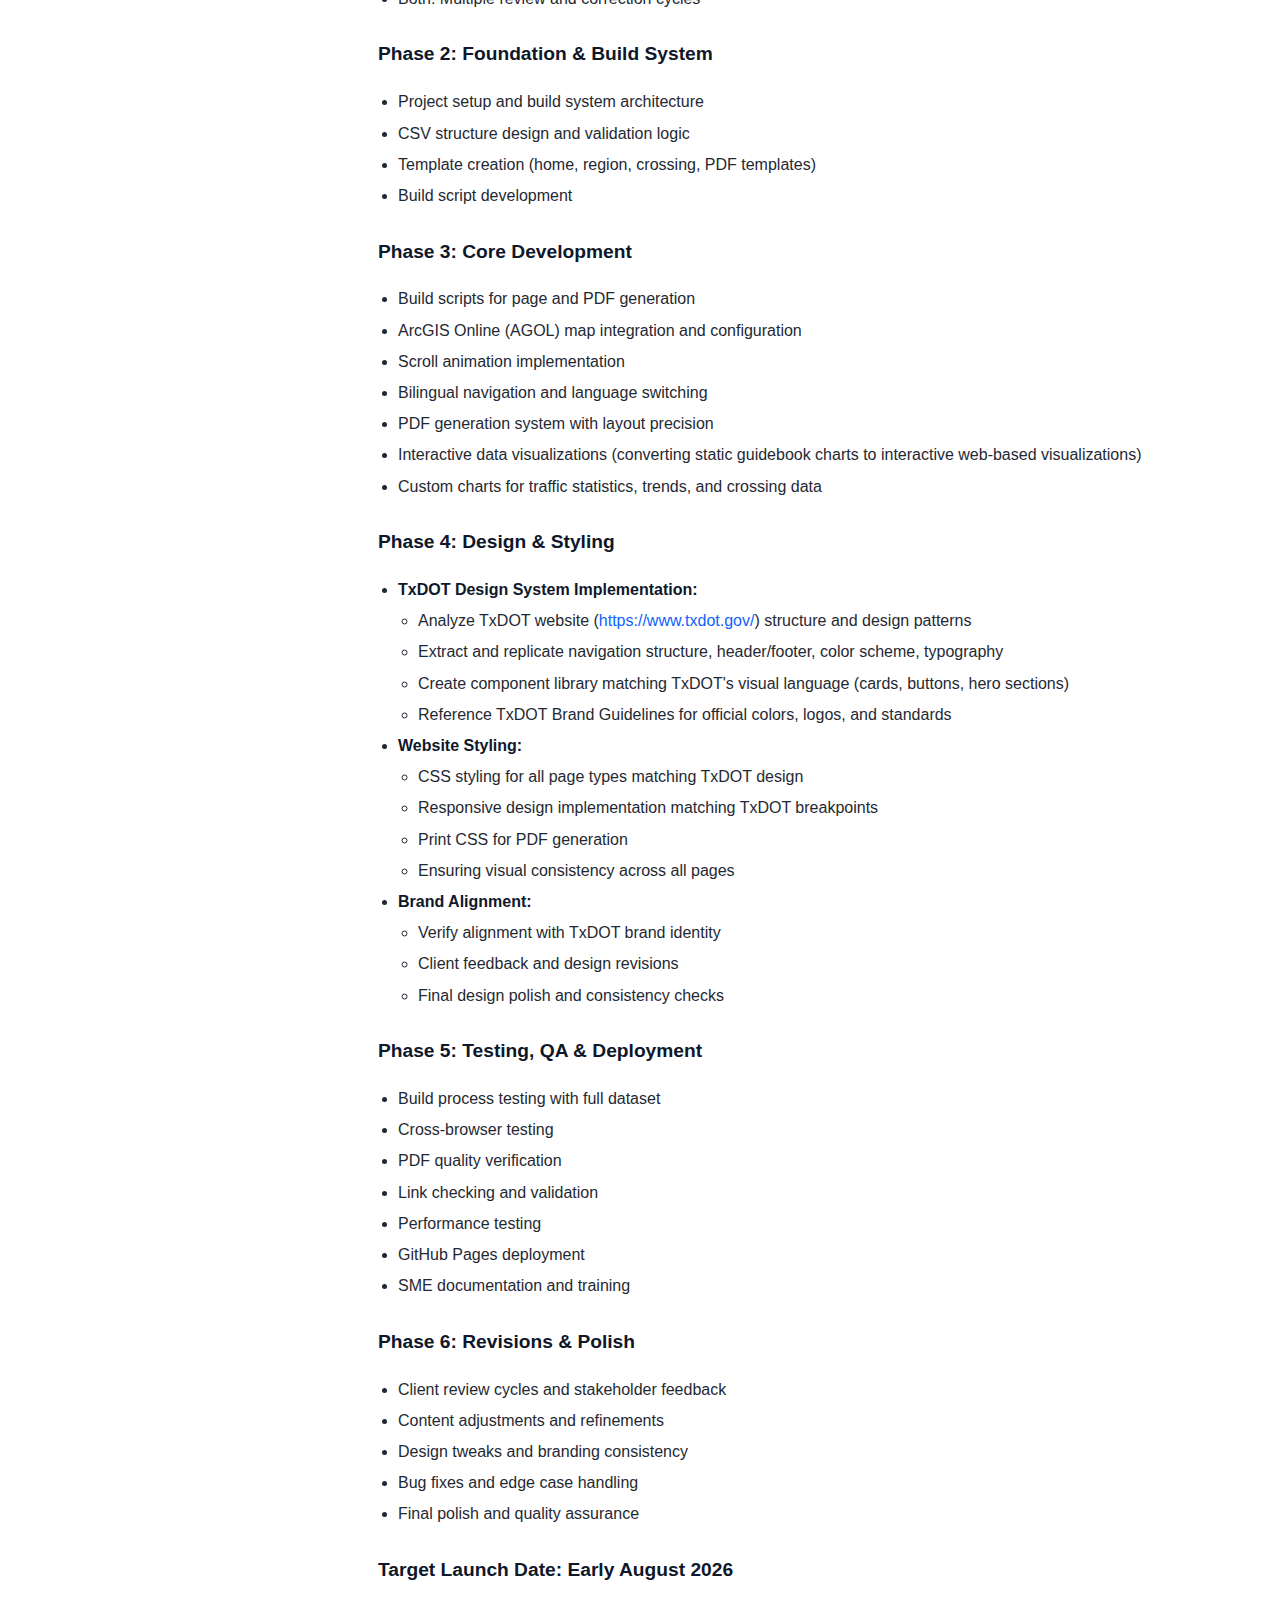
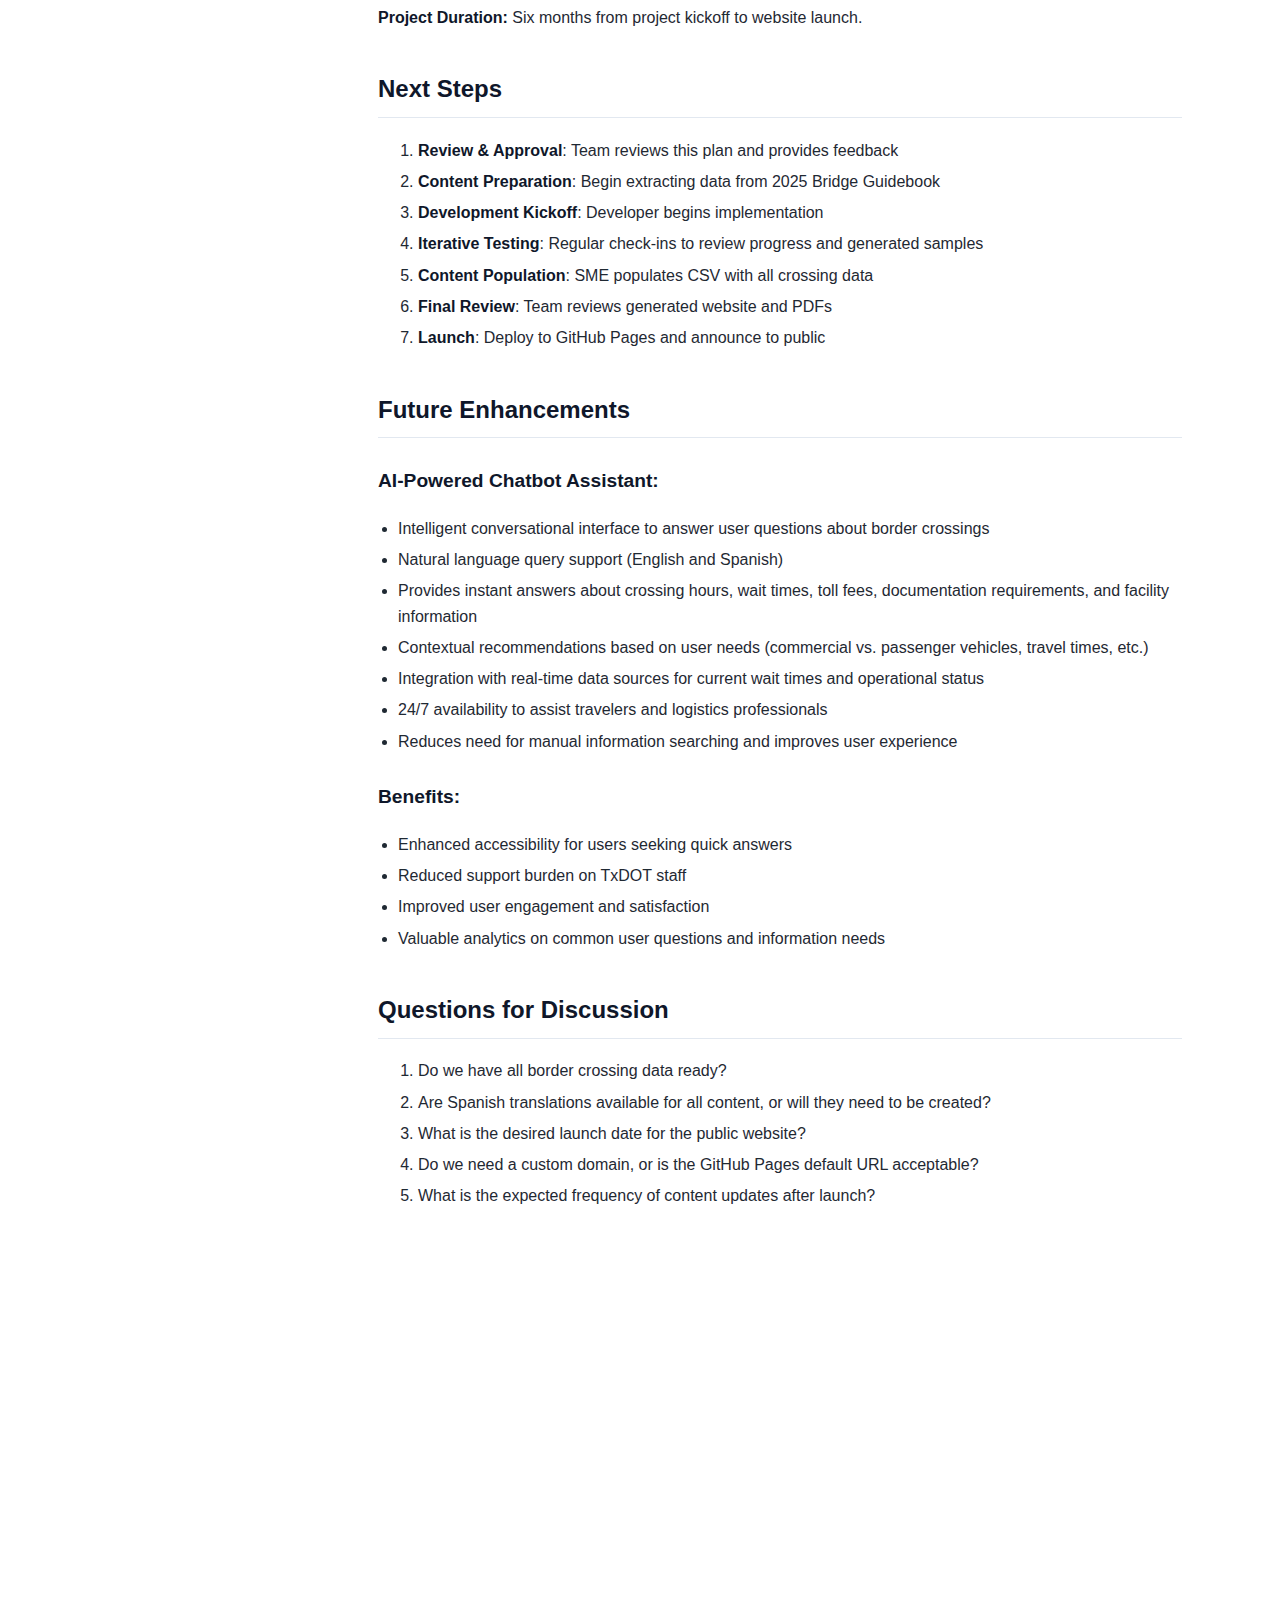
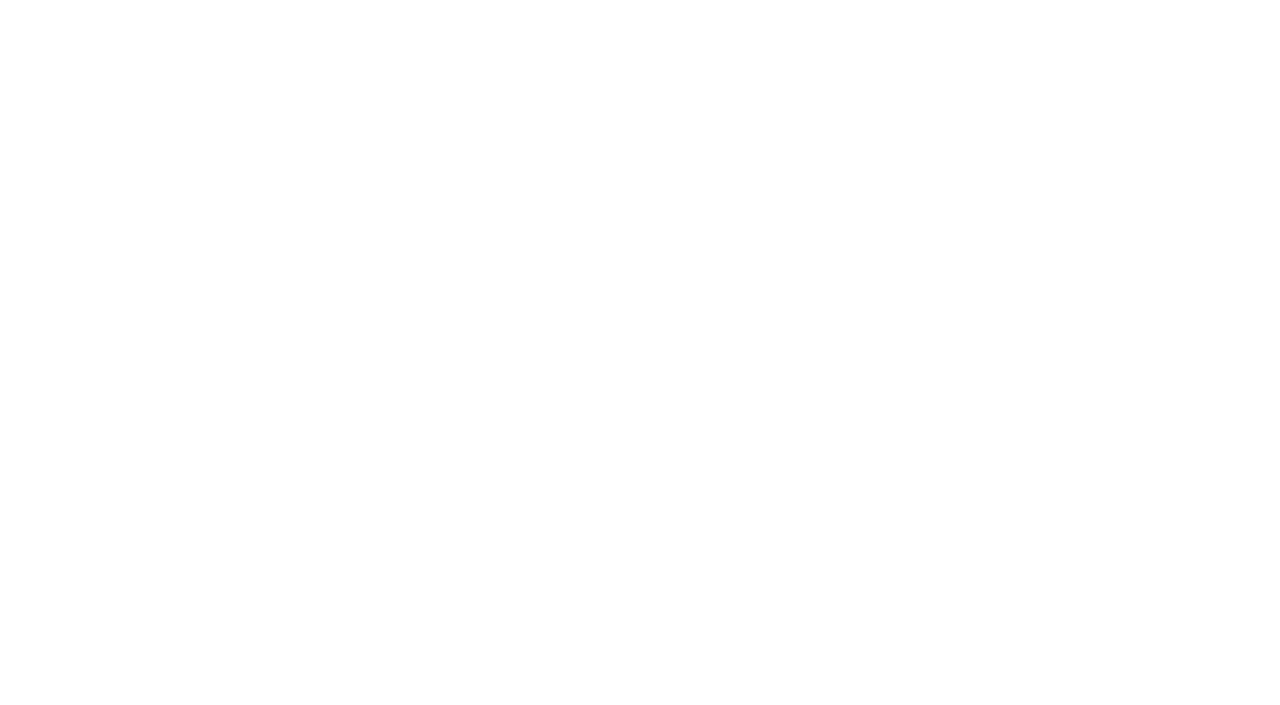
<file: Project_Plan/WEBSITE_DEVELOPMENT_PLAN.html>
<!DOCTYPE html>
<html lang="en">
<head>
<meta charset="UTF-8">
<meta name="viewport" content="width=device-width, initial-scale=1.0">
<title>2026 Texas-Mexico International Border Crossings Guide – Website Development Plan</title>
<style>
  :root {
    --bg-main: #ffffff;
    --bg-sidebar: #f8fafc;
    --text-main: #1f2933;
    --text-heading: #0f172a;
    --text-muted: #64748b;
    --text-link: #475569;
    --link-active: #0f62fe;
    --border-color: #e2e8f0;
    --code-bg: #f3f4f6;
    --note-bg: #eef2ff;
    --note-border: #6366f1;
    --table-header-bg: #f1f5f9;
  }

  [data-theme="dark"] {
    --bg-main: #0f172a;
    --bg-sidebar: #1e293b;
    --text-main: #cbd5e1;
    --text-heading: #f8fafc;
    --text-muted: #94a3b8;
    --text-link: #94a3b8;
    --link-active: #3b82f6;
    --border-color: #334155;
    --code-bg: #1e293b;
    --note-bg: #1e1b4b;
    --note-border: #818cf8;
    --table-header-bg: #1e293b;
  }

  body { font-family: "Segoe UI", Arial, sans-serif; margin: 0; line-height: 1.6; color: var(--text-main); background: var(--bg-main); display: flex; transition: background 0.3s, color 0.3s; }
  .sidebar { width: 280px; height: 100vh; position: sticky; top: 0; background: var(--bg-sidebar); border-right: 1px solid var(--border-color); padding: 2rem 1.5rem; overflow-y: auto; box-sizing: border-box; display: flex; flex-direction: column; }
  .content { flex: 1; padding: 2rem 3rem 80vh 3rem; max-width: 900px; margin: 0 auto; box-sizing: border-box; }
  h1, h2, h3 { color: var(--text-heading); }
  h1 { margin-top: 0; font-size: 1.85rem; }
  h2 { margin-top: 2.5rem; border-bottom: 1px solid var(--border-color); padding-bottom: 0.5rem; font-size: 1.5rem; }
  h3 { margin-top: 1.75rem; font-size: 1.2rem; }
  .toc-title { font-weight: 700; color: var(--text-muted); text-transform: uppercase; font-size: 0.75rem; letter-spacing: 0.05em; margin-bottom: 1rem; }
  .toc-list { list-style: none; padding: 0; margin: 0; flex-grow: 1; }
  .toc-list li { margin: 0.25rem 0; }
  .toc-list a { color: var(--text-link); font-size: 0.9rem; text-decoration: none; display: block; padding: 0.35rem 0.75rem; border-radius: 6px; transition: all 0.2s; }
  .toc-list a:hover { color: var(--link-active); background: var(--code-bg); }
  .toc-list a.active { color: var(--link-active); background: var(--code-bg); font-weight: 600; }
  
  .theme-toggle { margin-top: 2rem; padding-top: 1rem; border-top: 1px solid var(--border-color); display: flex; align-items: center; gap: 0.75rem; cursor: pointer; color: var(--text-muted); font-size: 0.85rem; background: none; border-left: none; border-right: none; border-bottom: none; width: 100%; text-align: left; }
  .theme-toggle:hover { color: var(--link-active); }
  .theme-toggle svg { width: 18px; height: 18px; fill: currentColor; }

  code { background: var(--code-bg); padding: 0.1rem 0.25rem; border-radius: 4px; color: var(--text-heading); }
  pre { background: var(--code-bg); padding: 1rem; border-radius: 6px; overflow-x: auto; border: 1px solid var(--border-color); }
  ul { padding-left: 1.25rem; }
  li { margin: 0.35rem 0; }
  a { color: var(--link-active); text-decoration: none; }
  a:hover { text-decoration: underline; }
  .note { background: var(--note-bg); border-left: 4px solid var(--note-border); padding: 0.75rem 1rem; border-radius: 6px; margin: 1.5rem 0; }
  .note strong { color: var(--text-heading); }
  
  table { width: 100%; border-collapse: collapse; margin: 1.5rem 0; border: 1px solid var(--border-color); }
  th, td { padding: 0.75rem 1rem; text-align: left; border: 1px solid var(--border-color); }
  th { background: var(--table-header-bg); font-weight: 600; color: var(--text-heading); }
  tr:hover { background: var(--code-bg); }
  
  strong { color: var(--text-heading); }
</style>
</head>
<body>
<nav class="sidebar">
  <div class="toc-title">Table of Contents</div>
  <ul class="toc-list">
    <li><a href="#overview">Overview</a></li>
    <li><a href="#team-roles">Team Roles & Responsibilities</a></li>
    <li><a href="#advantages">Key Advantages</a></li>
    <li><a href="#challenges">Key Building Challenges</a></li>
    <li><a href="#design-requirements">Design Requirements</a></li>
    <li><a href="#content-strategy">Content Management Strategy</a></li>
    <li><a href="#site-structure">Site Structure</a></li>
    <li><a href="#architecture">Architecture Overview</a></li>
    <li><a href="#timeline">Implementation Timeline</a></li>
    <li><a href="#next-steps">Next Steps</a></li>
    <li><a href="#future-enhancements">Future Enhancements</a></li>
    <li><a href="#questions">Questions for Discussion</a></li>
  </ul>
  <button class="theme-toggle" id="theme-toggle" aria-label="Toggle dark mode">
    <svg viewBox="0 0 24 24" id="moon-icon"><path d="M21 12.79A9 9 0 1 1 11.21 3 7 7 0 0 0 21 12.79z"></path></svg>
    <svg viewBox="0 0 24 24" id="sun-icon" style="display:none;"><circle cx="12" cy="12" r="5"></circle><line x1="12" y1="1" x2="12" y2="3"></line><line x1="12" y1="21" x2="12" y2="23"></line><line x1="4.22" y1="4.22" x2="5.64" y2="5.64"></line><line x1="18.36" y1="18.36" x2="19.78" y2="19.78"></line><line x1="1" y1="12" x2="3" y2="12"></line><line x1="21" y1="12" x2="23" y2="12"></line><line x1="4.22" y1="19.78" x2="5.64" y2="18.36"></line><line x1="18.36" y1="5.64" x2="19.78" y2="4.22"></line></svg>
    <span id="theme-text">Dark Mode</span>
  </button>
</nav>

<main class="content">
<h1 id="overview">2026 Texas-Mexico International Border Crossings Guide</h1>

<h2>Website Development Plan</h2>

<h3>Overview</h3>

<p>Create a unified website platform that consolidates content from the existing <strong>ArcGIS StoryMap</strong>, data from the <strong>2025 Bridge Guidebook (PDF)</strong>, and interactive <strong>ArcGIS Online (AGOL)</strong> maps into one comprehensive resource. The content will be updated to reflect the <strong>2026 version</strong> of the Texas-Mexico International Border Crossings Guide.</p>

<p><strong>Mission:</strong> Provide a one-stop solution for comprehensive Texas-Mexico border crossing information, serving travelers, logistics professionals, and stakeholders with accurate, up-to-date, and accessible bilingual resources.</p>

<p><strong>Website Features:</strong></p>
<ul>
  <li>Region overview pages with interactive maps and scroll-triggered animations</li>
  <li>Individual border crossing detail pages (English + Spanish)</li>
  <li>PDF download capability for each crossing (2-3 page fact sheets)</li>
  <li>Automated content generation from centralized data sources</li>
</ul>

<p><strong>Note on Existing Interactive Components:</strong></p>
<ul>
  <li><strong>ArcGIS Experience Builder App</strong>: Currently embedded in StoryMap—will be reused as-is (migration is complex and not prioritized)</li>
  <li><strong>Tableau Data Visualizations</strong>: Currently embedded in StoryMap—will be reused as-is initially; may migrate to web technologies later</li>
</ul>

<p><strong>Charts and Data Visualizations from Guidebook:</strong></p>
<ul>
  <li>Static charts from 2024 Bridge Guidebook will be converted to interactive web-based visualizations</li>
</ul>

<h2 id="team-roles">Team Roles & Responsibilities</h2>

<p><strong>Digital Solution Developer:</strong></p>
<ul>
  <li>Develops and maintains data analysis and visualizations</li>
  <li>Creates interactive dashboards and web applications</li>
  <li>Designs visual layouts, graphics, and user interface elements</li>
  <li>Sets up data spreadsheets (CSV) and text document (Markdown) structure</li>
  <li>Leads initial data migration from existing sources</li>
  <li>Runs build scripts to generate pages</li>
  <li>Manages deployment and maintains templates</li>
  <li>Configures ArcGIS Online (AGOL) web map</li>
</ul>

<p><strong>Content Expert / Subject Matter Expert (SME):</strong></p>
<ul>
  <li>Serves as project manager and primary client liaison</li>
  <li>Manages stakeholder expectations and project timelines</li>
  <li>Reviews migrated data for accuracy</li>
  <li>Updates content with most recent information</li>
  <li>Updates statistics and operational details</li>
  <li>Edits region narratives in Markdown files</li>
  <li>Validates bilingual content</li>
</ul>

<h2 id="advantages">Key Advantages Over ArcGIS StoryMaps</h2>

<table>
  <thead>
    <tr>
      <th>Aspect</th>
      <th>Previous Process</th>
      <th>New Automated Process</th>
    </tr>
  </thead>
  <tbody>
    <tr>
      <td><strong>Data Management</strong></td>
      <td>Content duplicated across PDF, StoryMap; inconsistency risk</td>
      <td>Single source of truth (CSV + Markdown files)</td>
    </tr>
    <tr>
      <td><strong>Update Workflow</strong></td>
      <td>Multiple rounds of back-and-forth with designer</td>
      <td>SME edits directly; automated build</td>
    </tr>
    <tr>
      <td><strong>Quality Control</strong></td>
      <td>Errors accumulate across versions</td>
      <td>One data source eliminates discrepancies</td>
    </tr>
    <tr>
      <td><strong>Customization</strong></td>
      <td>Limited by StoryMap constraints</td>
      <td>Full control over design, layout, features</td>
    </tr>
    <tr>
      <td><strong>Scalability</strong></td>
      <td>Single-page limitation</td>
      <td>Multi-page site with bilingual support</td>
    </tr>
    <tr>
      <td><strong>Output Formats</strong></td>
      <td>Manual PDF creation</td>
      <td>Automated website + PDF generation</td>
    </tr>
  </tbody>
</table>

<h2 id="challenges">Key Building Challenges</h2>

<h3>1. PDF Generation Quality & Layout Precision</h3>
<ul>
  <li>Automated PDFs must exactly match sample format (2-3 pages, mostly 3 pages)</li>
  <li>Bilingual text (EN/ES) has different lengths - layout must accommodate both</li>
  <li>Time-consuming trial-and-error to get layout pixel-perfect</li>
</ul>

<h3>2. ArcGIS Online (AGOL) Map Integration & Scroll Animations</h3>
<ul>
  <li>Coordinating smooth scroll-triggered map animations</li>
  <li>Single ArcGIS Online (AGOL) map used across 3 region pages with different zoom/center coordinates</li>
  <li>Requires careful tuning and testing to feel smooth</li>
</ul>

<h3>3. CSV Data Structure & Parsing</h3>
<ul>
  <li>Designing CSV structure with 30+ bilingual columns that works for both HTML pages AND PDF generation</li>
  <li>Must handle special characters and formatting variations</li>
  <li>Need robust error handling</li>
</ul>

<h3>4. Content Migration from 2025 Bridge Guidebook</h3>
<ul>
  <li>Extracting and structuring content from existing PDF guidebook into CSV/Markdown format</li>
  <li>Manual data entry from PDF (no automated extraction)</li>
  <li>Ensuring accuracy during migration</li>
  <li>Creating bilingual content if Spanish doesn't exist yet</li>
  <li>Labor-intensive; QC is critical</li>
</ul>

<h2 id="design-requirements">Design Requirements - TxDOT Website Alignment</h2>

<p><strong>Design Goal:</strong> The website must closely match the visual design, layout patterns, and user experience of the official TxDOT website (<a href="https://www.txdot.gov/">https://www.txdot.gov/</a>) to ensure brand consistency and familiarity for users.</p>

<p><strong>Key Design Elements to Match:</strong></p>
<ul>
  <li><strong>Navigation Structure</strong>: Top-level navigation menu with main categories (similar to TxDOT's "Discover Texas", "Data and maps", "Do business", "Explore projects", "Stay safe", "About")</li>
  <li><strong>Header/Footer</strong>: Match TxDOT header with logo placement, search functionality, and footer structure with organized link categories</li>
  <li><strong>Color Scheme</strong>: Use TxDOT's official color palette (typically blue/white government design)</li>
  <li><strong>Typography</strong>: Match TxDOT's font choices and hierarchy</li>
  <li><strong>Layout Patterns</strong>:
    <ul>
      <li>Hero sections with large background images</li>
      <li>Card-based layouts for featured content</li>
      <li>Clean, spacious white-space usage</li>
      <li>Professional government website aesthetic</li>
    </ul>
  </li>
  <li><strong>Component Styles</strong>: Match button styles, link treatments, form elements, and interactive components</li>
  <li><strong>Responsive Design</strong>: Ensure mobile-friendly responsive layout matching TxDOT's breakpoints</li>
  <li><strong>Brand Guidelines</strong>: Reference <a href="https://www.txdot.gov/about/brand-guidelines.html">TxDOT Brand Guidelines</a> for official colors, logos, and design standards</li>
</ul>

<p><strong>Implementation Approach:</strong></p>
<ul>
  <li>Analyze TxDOT website structure and extract CSS patterns</li>
  <li>Create design system components matching TxDOT's visual language</li>
  <li>Ensure all pages maintain consistent TxDOT-branded appearance</li>
  <li>Test design consistency across all device sizes</li>
</ul>

<h2 id="content-strategy">Content Management Strategy</h2>

<h3>Three-Tier Data Approach:</h3>

<p><strong>1. ArcGIS Online (AGOL) Web Map</strong> - Interactive map display with points and popups</p>
<ul>
  <li>Developer updates in AGOL portal</li>
  <li>Changes appear instantly on website (no deployment needed)</li>
</ul>

<p><strong>2. CSV File</strong> - Structured border crossing data</p>
<ul>
  <li>Names, coordinates, statistics, hours, tolls, descriptions (bilingual)</li>
  <li>SME edits in SharePoint Excel</li>
  <li>Generates individual crossing pages and PDFs</li>
</ul>

<p><strong>3. Markdown Files</strong> - Long-form narrative content</p>
<ul>
  <li>Regional histories and detailed stories</li>
  <li>SME edits in SharePoint or GitHub web editor</li>
  <li>Populates region overview pages</li>
</ul>

<h3>Content Update Workflow:</h3>
<ul>
  <li><strong>ArcGIS Online (AGOL) Map</strong>: Developer edits → Saves → Instant update</li>
  <li><strong>CSV Data</strong>: SME edits in SharePoint → Developer builds → Deploys</li>
  <li><strong>Markdown</strong>: SME edits in SharePoint/GitHub → Developer builds → Deploys</li>
</ul>

<h2 id="site-structure">Site Structure</h2>

<h3>Home Page:</h3>
<ul>
  <li>Overview map showing all regions</li>
  <li>Quick links to each region</li>
  <li>Featured border crossings</li>
</ul>

<h3>Region Overview Pages (RGV, Laredo, El Paso):</h3>
<ul>
  <li>Interactive map with scroll-triggered animations</li>
  <li>Historical narratives and regional context</li>
  <li>Links to individual crossing detail pages</li>
</ul>

<h3>Individual Crossing Pages (English + Spanish):</h3>
<ul>
  <li>Comprehensive crossing information</li>
  <li>Statistics and operational details</li>
  <li>PDF download option</li>
  <li>Language switcher</li>
</ul>

<h3>PDF Fact Sheets:</h3>
<ul>
  <li>2-3 page downloadable documents (most will be 3 pages)</li>
  <li>Match existing guidebook format</li>
  <li>Available in English and Spanish</li>
</ul>

<h2 id="architecture">Architecture Overview</h2>

<h3>Data Flow:</h3>

<p><strong>1. Data Management (Inputs):</strong></p>
<ul>
  <li><strong>Structured border crossing data</strong>: Managed in CSV files.</li>
  <li><strong>Long-form narrative content</strong>: Managed in Markdown files.</li>
</ul>

<p><strong>2. Automated Build Process:</strong></p>
<ul>
  <li><strong>Generate Website Pages</strong>: Creates the site structure and content.</li>
  <li><strong>Generate PDF Fact Sheets per Border Crossing</strong>: Automated creation of downloadable PDFs.</li>
  <li><strong>Generate Data Visualizations and Dashboards</strong>: Converts data into interactive charts.</li>
  <li><strong>Interactive Map ArcGIS Online</strong>: Integrates the dynamic map component.</li>
</ul>

<p><strong>3. Deployment:</strong></p>
<ul>
  <li><strong>GitHub Repository</strong> → <strong>GitHub Pages Hosting</strong>: Continuous deployment to the public web.</li>
</ul>

<h2 id="timeline">Implementation Timeline</h2>

<p><strong>Project Goal:</strong> Complete the entire initiative in six months, with the final product (website launch) delivered by early August 2026.</p>

<div class="note">
  <strong>Note:</strong> These phases represent major work streams that will often happen concurrently rather than sequentially. For example, initial templates can be built while data migration is ongoing, and design work can proceed in parallel with core development.
</div>

<h3>Phase 1: Data Preparation & Content Migration</h3>
<ul>
  <li>Developer: Set up data spreadsheets (CSV) and text document (Markdown) templates</li>
  <li>Developer: Lead initial data extraction from 2025 Bridge Guidebook PDF</li>
  <li>Developer: Create structured CSV file (20+ crossings × 30+ fields)</li>
  <li>Developer: Update technical data points</li>
  <li>SME: Review migrated data for accuracy</li>
  <li>SME: Update with most recent information and statistics</li>
  <li>Both: Ensure bilingual content is complete (English + Spanish versions)</li>
  <li>Both: Quality checking and data validation</li>
  <li>Both: Multiple review and correction cycles</li>
</ul>

<h3>Phase 2: Foundation & Build System</h3>
<ul>
  <li>Project setup and build system architecture</li>
  <li>CSV structure design and validation logic</li>
  <li>Template creation (home, region, crossing, PDF templates)</li>
  <li>Build script development</li>
</ul>

<h3>Phase 3: Core Development</h3>
<ul>
  <li>Build scripts for page and PDF generation</li>
  <li>ArcGIS Online (AGOL) map integration and configuration</li>
  <li>Scroll animation implementation</li>
  <li>Bilingual navigation and language switching</li>
  <li>PDF generation system with layout precision</li>
  <li>Interactive data visualizations (converting static guidebook charts to interactive web-based visualizations)</li>
  <li>Custom charts for traffic statistics, trends, and crossing data</li>
</ul>

<h3>Phase 4: Design & Styling</h3>
<ul>
  <li><strong>TxDOT Design System Implementation:</strong>
    <ul>
      <li>Analyze TxDOT website (<a href="https://www.txdot.gov/">https://www.txdot.gov/</a>) structure and design patterns</li>
      <li>Extract and replicate navigation structure, header/footer, color scheme, typography</li>
      <li>Create component library matching TxDOT's visual language (cards, buttons, hero sections)</li>
      <li>Reference TxDOT Brand Guidelines for official colors, logos, and standards</li>
    </ul>
  </li>
  <li><strong>Website Styling:</strong>
    <ul>
      <li>CSS styling for all page types matching TxDOT design</li>
      <li>Responsive design implementation matching TxDOT breakpoints</li>
      <li>Print CSS for PDF generation</li>
      <li>Ensuring visual consistency across all pages</li>
    </ul>
  </li>
  <li><strong>Brand Alignment:</strong>
    <ul>
      <li>Verify alignment with TxDOT brand identity</li>
      <li>Client feedback and design revisions</li>
      <li>Final design polish and consistency checks</li>
    </ul>
  </li>
</ul>

<h3>Phase 5: Testing, QA & Deployment</h3>
<ul>
  <li>Build process testing with full dataset</li>
  <li>Cross-browser testing</li>
  <li>PDF quality verification</li>
  <li>Link checking and validation</li>
  <li>Performance testing</li>
  <li>GitHub Pages deployment</li>
  <li>SME documentation and training</li>
</ul>

<h3>Phase 6: Revisions & Polish</h3>
<ul>
  <li>Client review cycles and stakeholder feedback</li>
  <li>Content adjustments and refinements</li>
  <li>Design tweaks and branding consistency</li>
  <li>Bug fixes and edge case handling</li>
  <li>Final polish and quality assurance</li>
</ul>

<h3>Target Launch Date: Early August 2026</h3>

<p><strong>Project Duration:</strong> Six months from project kickoff to website launch.</p>

<h2 id="next-steps">Next Steps</h2>

<ol>
  <li><strong>Review & Approval</strong>: Team reviews this plan and provides feedback</li>
  <li><strong>Content Preparation</strong>: Begin extracting data from 2025 Bridge Guidebook</li>
  <li><strong>Development Kickoff</strong>: Developer begins implementation</li>
  <li><strong>Iterative Testing</strong>: Regular check-ins to review progress and generated samples</li>
  <li><strong>Content Population</strong>: SME populates CSV with all crossing data</li>
  <li><strong>Final Review</strong>: Team reviews generated website and PDFs</li>
  <li><strong>Launch</strong>: Deploy to GitHub Pages and announce to public</li>
</ol>

<h2 id="future-enhancements">Future Enhancements</h2>

<h3>AI-Powered Chatbot Assistant:</h3>
<ul>
  <li>Intelligent conversational interface to answer user questions about border crossings</li>
  <li>Natural language query support (English and Spanish)</li>
  <li>Provides instant answers about crossing hours, wait times, toll fees, documentation requirements, and facility information</li>
  <li>Contextual recommendations based on user needs (commercial vs. passenger vehicles, travel times, etc.)</li>
  <li>Integration with real-time data sources for current wait times and operational status</li>
  <li>24/7 availability to assist travelers and logistics professionals</li>
  <li>Reduces need for manual information searching and improves user experience</li>
</ul>

<h3>Benefits:</h3>
<ul>
  <li>Enhanced accessibility for users seeking quick answers</li>
  <li>Reduced support burden on TxDOT staff</li>
  <li>Improved user engagement and satisfaction</li>
  <li>Valuable analytics on common user questions and information needs</li>
</ul>

<h2 id="questions">Questions for Discussion</h2>

<ol>
  <li>Do we have all border crossing data ready?</li>
  <li>Are Spanish translations available for all content, or will they need to be created?</li>
  <li>What is the desired launch date for the public website?</li>
  <li>Do we need a custom domain, or is the GitHub Pages default URL acceptable?</li>
  <li>What is the expected frequency of content updates after launch?</li>
</ol>

<div style="height: 40vh;"></div>
</main>

<script>
  // Theme Toggle Logic
  const themeToggle = document.getElementById('theme-toggle');
  const moonIcon = document.getElementById('moon-icon');
  const sunIcon = document.getElementById('sun-icon');
  const themeText = document.getElementById('theme-text');
  const html = document.documentElement;

  const updateThemeUI = (isDark) => {
    moonIcon.style.display = isDark ? 'none' : 'block';
    sunIcon.style.display = isDark ? 'block' : 'none';
    themeText.textContent = isDark ? 'Light Mode' : 'Dark Mode';
    html.setAttribute('data-theme', isDark ? 'dark' : 'light');
  };

  // Initialize theme
  const savedTheme = localStorage.getItem('theme') || (window.matchMedia('(prefers-color-scheme: dark)').matches ? 'dark' : 'light');
  updateThemeUI(savedTheme === 'dark');

  themeToggle.addEventListener('click', () => {
    const isDark = html.getAttribute('data-theme') === 'dark';
    const newTheme = isDark ? 'light' : 'dark';
    localStorage.setItem('theme', newTheme);
    updateThemeUI(!isDark);
  });

  // Scroll Spy Logic
  const sections = document.querySelectorAll('h1[id], h2[id]');
  const navLinks = document.querySelectorAll('.toc-list a');

  const observerOptions = {
    root: null,
    rootMargin: '0px 0px -80% 0px',
    threshold: 0
  };

  const observer = new IntersectionObserver((entries) => {
    entries.forEach(entry => {
      if (entry.isIntersecting) {
        const id = entry.target.getAttribute('id');
        navLinks.forEach(link => {
          link.classList.toggle('active', link.getAttribute('href') === `#${id}`);
        });
      }
    });
  }, observerOptions);

  sections.forEach(section => observer.observe(section));

  // Handle top and bottom edge cases
  window.addEventListener('scroll', () => {
    const scrollY = window.scrollY;
    const scrollPosition = window.innerHeight + scrollY;
    const bodyHeight = document.body.offsetHeight;

    // Very top of page
    if (scrollY <= 50) {
      const firstId = sections[0].getAttribute('id');
      navLinks.forEach(link => {
        link.classList.toggle('active', link.getAttribute('href') === `#${firstId}`);
      });
      return;
    }

    // Very bottom of page
    if (scrollPosition >= bodyHeight - 200) {
      const lastId = sections[sections.length - 1].getAttribute('id');
      navLinks.forEach(link => {
        link.classList.toggle('active', link.getAttribute('href') === `#${lastId}`);
      });
    }
  });
</script>
</body>
</html>
</file>
<file: page-previews/css/variables.css>
/**
 * TxDOT Brand CSS Variables
 * Based on official TxDOT Brand Guidelines
 * https://www.txdot.gov/about/brand-guidelines.html
 */

:root {
    /* ==========================================
       PRIMARY COLORS
       ========================================== */
    --color-blue: #0056a9;           /* Primary brand color */
    --color-white: #ffffff;
    --color-red: #d90d0d;            /* Accent only */

    /* ==========================================
       SECONDARY COLORS
       ========================================== */
    /* Accessible on white backgrounds */
    --color-dark-green: #196533;
    --color-dark-purple: #5f0f40;
    --color-dark-blue: #002e69;      /* For gradients */
    --color-dark-gray: #333f48;      /* Text color */

    /* Accessible on black backgrounds */
    --color-light-brown: #c5bbaa;
    --color-light-gray: #dadee5;     /* Background color */
    --color-light-yellow: #f2ce1b;
    --color-light-orange: #df5c16;
    --color-light-green: #8ec02d;

    /* ==========================================
       SEMANTIC COLORS
       ========================================== */
    --color-primary: var(--color-blue);
    --color-primary-dark: var(--color-dark-blue);
    --color-accent: var(--color-red);
    --color-text: var(--color-dark-gray);
    --color-text-light: #5a6872;
    --color-text-inverse: var(--color-white);
    --color-background: var(--color-white);
    --color-background-alt: #f5f7f9;
    --color-background-dark: var(--color-dark-gray);
    --color-border: #d1d5db;
    --color-border-light: #e5e7eb;

    /* ==========================================
       GRADIENT
       ========================================== */
    --gradient-blue: linear-gradient(135deg, var(--color-blue) 0%, var(--color-dark-blue) 100%);

    /* ==========================================
       TYPOGRAPHY
       ========================================== */
    /* Font families */
    --font-primary: 'IBM Plex Sans', Verdana, Aptos, Arial, sans-serif;
    --font-condensed: 'IBM Plex Sans Condensed', Verdana, Arial, sans-serif;

    /* Font sizes - using rem for accessibility */
    --font-size-xs: 0.75rem;         /* 12px */
    --font-size-sm: 0.875rem;        /* 14px */
    --font-size-base: 1rem;          /* 16px */
    --font-size-md: 1.125rem;        /* 18px */
    --font-size-lg: 1.25rem;         /* 20px */
    --font-size-xl: 1.5rem;          /* 24px */
    --font-size-2xl: 1.875rem;       /* 30px */
    --font-size-3xl: 2.25rem;        /* 36px */
    --font-size-4xl: 3rem;           /* 48px */
    --font-size-5xl: 3.75rem;        /* 60px */

    /* Font weights */
    --font-weight-light: 300;
    --font-weight-normal: 400;
    --font-weight-medium: 500;
    --font-weight-semibold: 600;
    --font-weight-bold: 700;

    /* Line heights */
    --line-height-tight: 1.25;
    --line-height-normal: 1.5;       /* TxDOT requirement: 1.5x font size */
    --line-height-relaxed: 1.75;

    /* Letter spacing */
    --letter-spacing-tight: -0.025em;
    --letter-spacing-normal: 0;
    --letter-spacing-wide: 0.025em;

    /* ==========================================
       SPACING
       ========================================== */
    --space-1: 0.25rem;              /* 4px */
    --space-2: 0.5rem;               /* 8px */
    --space-3: 0.75rem;              /* 12px */
    --space-4: 1rem;                 /* 16px */
    --space-5: 1.25rem;              /* 20px */
    --space-6: 1.5rem;               /* 24px */
    --space-8: 2rem;                 /* 32px */
    --space-10: 2.5rem;              /* 40px */
    --space-12: 3rem;                /* 48px */
    --space-16: 4rem;                /* 64px */
    --space-20: 5rem;                /* 80px */
    --space-24: 6rem;                /* 96px */

    /* ==========================================
       LAYOUT
       ========================================== */
    --container-max-width: 1280px;
    --container-padding: var(--space-4);
    --content-max-width: 75ch;       /* Optimal line length: 50-75 characters */

    /* ==========================================
       BORDERS & RADIUS
       ========================================== */
    --border-width: 1px;
    --border-width-2: 2px;
    --border-radius-sm: 0.25rem;     /* 4px */
    --border-radius: 0.375rem;       /* 6px */
    --border-radius-md: 0.5rem;      /* 8px */
    --border-radius-lg: 0.75rem;     /* 12px */
    --border-radius-xl: 1rem;        /* 16px */
    --border-radius-full: 9999px;

    /* ==========================================
       SHADOWS
       ========================================== */
    --shadow-sm: 0 1px 2px 0 rgb(0 0 0 / 0.05);
    --shadow: 0 1px 3px 0 rgb(0 0 0 / 0.1), 0 1px 2px -1px rgb(0 0 0 / 0.1);
    --shadow-md: 0 4px 6px -1px rgb(0 0 0 / 0.1), 0 2px 4px -2px rgb(0 0 0 / 0.1);
    --shadow-lg: 0 10px 15px -3px rgb(0 0 0 / 0.1), 0 4px 6px -4px rgb(0 0 0 / 0.1);
    --shadow-xl: 0 20px 25px -5px rgb(0 0 0 / 0.1), 0 8px 10px -6px rgb(0 0 0 / 0.1);

    /* ==========================================
       TRANSITIONS
       ========================================== */
    --transition-fast: 150ms ease;
    --transition-base: 200ms ease;
    --transition-slow: 300ms ease;

    /* ==========================================
       Z-INDEX SCALE
       ========================================== */
    --z-dropdown: 100;
    --z-sticky: 200;
    --z-fixed: 300;
    --z-modal-backdrop: 400;
    --z-modal: 500;
    --z-tooltip: 600;

    /* ==========================================
       BREAKPOINTS (for reference in media queries)
       ========================================== */
    /* 
     * --breakpoint-sm: 640px;
     * --breakpoint-md: 768px;
     * --breakpoint-lg: 1024px;
     * --breakpoint-xl: 1280px;
     * --breakpoint-2xl: 1536px;
     */
}

/* ==========================================
   DARK MODE (future enhancement)
   ========================================== */
/*
@media (prefers-color-scheme: dark) {
    :root {
        --color-text: var(--color-light-gray);
        --color-background: #1a1a2e;
        --color-background-alt: #16213e;
    }
}
*/
</file>
<file: page-previews/css/layout.css>
/**
 * Layout Styles
 * Grid system and responsive layout utilities
 */

/* ==========================================
   CONTAINER
   ========================================== */
.container {
    width: 100%;
    max-width: var(--container-max-width);
    margin-left: auto;
    margin-right: auto;
    padding-left: var(--container-padding);
    padding-right: var(--container-padding);
}

.container--narrow {
    max-width: 960px;
}

.container--wide {
    max-width: 1536px;
}

.container--full {
    max-width: none;
}

/* ==========================================
   MAIN CONTENT AREA
   ========================================== */
.main-content {
    min-height: calc(100vh - 300px); /* Ensure footer stays at bottom */
}

/* ==========================================
   SECTIONS
   ========================================== */
.section {
    padding-top: var(--space-16);
    padding-bottom: var(--space-16);
}

.section--sm {
    padding-top: var(--space-8);
    padding-bottom: var(--space-8);
}

.section--lg {
    padding-top: var(--space-24);
    padding-bottom: var(--space-24);
}

.section--dark {
    background-color: var(--color-background-dark);
    color: var(--color-text-inverse);
}

.section--alt {
    background-color: var(--color-background-alt);
}

.section--gradient {
    background: var(--gradient-blue);
    color: var(--color-text-inverse);
}

/* ==========================================
   GRID SYSTEM
   ========================================== */
.grid {
    display: grid;
    gap: var(--space-6);
}

.grid--2 {
    grid-template-columns: repeat(2, 1fr);
}

.grid--3 {
    grid-template-columns: repeat(3, 1fr);
}

.grid--4 {
    grid-template-columns: repeat(4, 1fr);
}

.grid--auto-fit {
    grid-template-columns: repeat(auto-fit, minmax(280px, 1fr));
}

.grid--gap-sm {
    gap: var(--space-4);
}

.grid--gap-lg {
    gap: var(--space-10);
}

/* ==========================================
   FLEXBOX UTILITIES
   ========================================== */
.flex {
    display: flex;
}

.flex-col {
    flex-direction: column;
}

.flex-wrap {
    flex-wrap: wrap;
}

.items-center {
    align-items: center;
}

.items-start {
    align-items: flex-start;
}

.items-end {
    align-items: flex-end;
}

.justify-center {
    justify-content: center;
}

.justify-between {
    justify-content: space-between;
}

.justify-end {
    justify-content: flex-end;
}

.gap-2 {
    gap: var(--space-2);
}

.gap-4 {
    gap: var(--space-4);
}

.gap-6 {
    gap: var(--space-6);
}

.gap-8 {
    gap: var(--space-8);
}

/* ==========================================
   SPACING UTILITIES
   ========================================== */
/* Margin */
.mt-auto { margin-top: auto; }
.mb-auto { margin-bottom: auto; }
.ml-auto { margin-left: auto; }
.mr-auto { margin-right: auto; }
.mx-auto { margin-left: auto; margin-right: auto; }

.mt-4 { margin-top: var(--space-4); }
.mt-6 { margin-top: var(--space-6); }
.mt-8 { margin-top: var(--space-8); }
.mt-12 { margin-top: var(--space-12); }

.mb-4 { margin-bottom: var(--space-4); }
.mb-6 { margin-bottom: var(--space-6); }
.mb-8 { margin-bottom: var(--space-8); }
.mb-12 { margin-bottom: var(--space-12); }

/* Padding */
.p-4 { padding: var(--space-4); }
.p-6 { padding: var(--space-6); }
.p-8 { padding: var(--space-8); }

.py-4 { padding-top: var(--space-4); padding-bottom: var(--space-4); }
.py-6 { padding-top: var(--space-6); padding-bottom: var(--space-6); }
.py-8 { padding-top: var(--space-8); padding-bottom: var(--space-8); }

.px-4 { padding-left: var(--space-4); padding-right: var(--space-4); }
.px-6 { padding-left: var(--space-6); padding-right: var(--space-6); }
.px-8 { padding-left: var(--space-8); padding-right: var(--space-8); }

/* ==========================================
   RESPONSIVE BREAKPOINTS
   ========================================== */

/* Small devices (landscape phones, 640px and up) */
@media (max-width: 639px) {
    .container {
        padding-left: var(--space-4);
        padding-right: var(--space-4);
    }

    .grid--2,
    .grid--3,
    .grid--4 {
        grid-template-columns: 1fr;
    }

    .section {
        padding-top: var(--space-10);
        padding-bottom: var(--space-10);
    }

    h1 {
        font-size: var(--font-size-2xl);
    }

    h2 {
        font-size: var(--font-size-xl);
    }

    h3 {
        font-size: var(--font-size-lg);
    }

    /* Hide on mobile */
    .hide-mobile {
        display: none !important;
    }
}

/* Medium devices (tablets, 768px and up) */
@media (min-width: 640px) and (max-width: 767px) {
    .grid--3,
    .grid--4 {
        grid-template-columns: repeat(2, 1fr);
    }

    /* Hide on tablet */
    .hide-tablet {
        display: none !important;
    }
}

/* Large devices (desktops, 1024px and up) */
@media (min-width: 768px) and (max-width: 1023px) {
    .grid--4 {
        grid-template-columns: repeat(3, 1fr);
    }
}

/* Extra large devices (large desktops, 1280px and up) */
@media (min-width: 1024px) {
    .container {
        padding-left: var(--space-8);
        padding-right: var(--space-8);
    }

    /* Show only on desktop */
    .show-desktop-only {
        display: block;
    }

    /* Hide on desktop */
    .hide-desktop {
        display: none !important;
    }
}

/* ==========================================
   TWO-COLUMN LAYOUT
   ========================================== */
.layout-two-col {
    display: grid;
    grid-template-columns: 1fr;
    gap: var(--space-8);
}

@media (min-width: 768px) {
    .layout-two-col {
        grid-template-columns: 2fr 1fr;
    }

    .layout-two-col--reverse {
        grid-template-columns: 1fr 2fr;
    }

    .layout-two-col--equal {
        grid-template-columns: 1fr 1fr;
    }
}

/* ==========================================
   SIDEBAR LAYOUT
   ========================================== */
.layout-sidebar {
    display: grid;
    grid-template-columns: 1fr;
    gap: var(--space-8);
}

@media (min-width: 1024px) {
    .layout-sidebar {
        grid-template-columns: 280px 1fr;
    }
}

.sidebar {
    position: sticky;
    top: var(--space-4);
    align-self: start;
}
</file>
<file: page-previews/css/components.css>
/**
 * Component Styles
 * Styles for all reusable components
 */

/* ==========================================
   UTILITY BAR (Top dark bar)
   ========================================== */
.utility-bar {
    background-color: #dadee5;
    color: var(--color-text);
    font-size: var(--font-size-sm);
}

.utility-bar__container {
    max-width: var(--container-max-width);
    margin: 0 auto;
    padding: var(--space-2) var(--container-padding);
}

.utility-bar__nav {
    display: flex;
    justify-content: flex-end;
}

.utility-bar__list {
    display: flex;
    align-items: center;
    gap: var(--space-6);
    list-style: none;
}

.utility-bar__link {
    color: var(--color-text);
    text-decoration: none;
    transition: opacity var(--transition-fast);
}

.utility-bar__link:hover {
    opacity: 0.8;
    text-decoration: none;
    color: var(--color-text);
}

.utility-bar__arrow {
    margin-left: var(--space-1);
}

/* Language Dropdown */
.lang-dropdown {
    position: relative;
}

.lang-dropdown__toggle {
    display: flex;
    align-items: center;
    gap: var(--space-2);
    padding: var(--space-1) var(--space-2);
    background: transparent;
    border: none;
    color: var(--color-text);
    cursor: pointer;
    transition: opacity var(--transition-fast);
}

.lang-dropdown__toggle:hover {
    opacity: 0.8;
}

.lang-dropdown__icon {
    flex-shrink: 0;
}

.lang-dropdown__chevron {
    transition: transform var(--transition-fast);
}

.lang-dropdown__toggle[aria-expanded="true"] .lang-dropdown__chevron {
    transform: rotate(180deg);
}

.lang-dropdown__menu {
    position: absolute;
    top: 100%;
    right: 0;
    min-width: 120px;
    margin-top: var(--space-2);
    padding: var(--space-2) 0;
    background-color: var(--color-white);
    border-radius: var(--border-radius);
    box-shadow: var(--shadow-lg);
    list-style: none;
    opacity: 0;
    visibility: hidden;
    transform: translateY(-10px);
    transition: all var(--transition-fast);
    z-index: var(--z-dropdown);
}

.lang-dropdown__toggle[aria-expanded="true"] + .lang-dropdown__menu {
    opacity: 1;
    visibility: visible;
    transform: translateY(0);
}

.lang-dropdown__option {
    display: block;
    padding: var(--space-2) var(--space-4);
    color: var(--color-text);
    text-decoration: none;
    transition: background-color var(--transition-fast);
}

.lang-dropdown__option:hover {
    background-color: var(--color-background-alt);
    color: var(--color-text);
    text-decoration: none;
}

.lang-dropdown__option--active {
    font-weight: var(--font-weight-semibold);
    color: var(--color-primary);
}

/* ==========================================
   SITE HEADER
   ========================================== */
.site-header {
    background-color: var(--color-white);
    border-bottom: var(--border-width) solid var(--color-border-light);
    padding: var(--space-4) 0;
}

.site-header__container {
    display: flex;
    align-items: center;
    justify-content: space-between;
    gap: var(--space-6);
    max-width: var(--container-max-width);
    margin: 0 auto;
    padding: 0 var(--container-padding);
}

.site-header__brand {
    display: flex;
    align-items: center;
    gap: var(--space-4);
}

.site-header__logo-link {
    flex-shrink: 0;
}

.site-header__logo {
    width: 80px;
    height: auto;
}

.site-header__title-link {
    text-decoration: none;
    color: inherit;
}

.site-header__title-link:hover {
    text-decoration: none;
    color: inherit;
}

.site-header__title {
    font-size: var(--font-size-xl);
    font-weight: var(--font-weight-bold);
    color: var(--color-primary);
    line-height: var(--line-height-tight);
    margin: 0;
}

.site-header__subtitle {
    font-size: var(--font-size-sm);
    color: var(--color-text-light);
    margin: var(--space-1) 0 0 0;
}

/* Search Form */
.site-header__search {
    flex-shrink: 0;
    width: 100%;
    max-width: 300px;
}

.search-form__wrapper {
    position: relative;
    display: flex;
    align-items: center;
}

.search-form__input {
    width: 100%;
    padding: var(--space-2) var(--space-4);
    padding-right: var(--space-10);
    border: var(--border-width) solid var(--color-border);
    border-radius: var(--border-radius-full);
    font-size: var(--font-size-sm);
}

.search-form__input:focus {
    border-color: var(--color-primary);
    box-shadow: 0 0 0 3px rgba(0, 86, 169, 0.15);
    outline: none;
}

.search-form__button {
    position: absolute;
    right: var(--space-2);
    display: flex;
    align-items: center;
    justify-content: center;
    width: 32px;
    height: 32px;
    background: transparent;
    border: none;
    color: var(--color-text-light);
    cursor: pointer;
    transition: color var(--transition-fast);
}

.search-form__button:hover {
    color: var(--color-primary);
}

/* Responsive Header */
@media (max-width: 767px) {
    .site-header__container {
        flex-wrap: wrap;
    }

    .site-header__search {
        order: 3;
        max-width: none;
        margin-top: var(--space-4);
    }

    .site-header__logo {
        width: 60px;
    }

    .site-header__title {
        font-size: var(--font-size-lg);
    }
}

/* ==========================================
   MAIN NAVIGATION
   ========================================== */
.main-nav {
    background-color: var(--color-primary);
}

.main-nav__container {
    max-width: var(--container-max-width);
    margin: 0 auto;
    padding: 0 var(--container-padding);
}

.main-nav__menu {
    display: flex;
    align-items: stretch;
    list-style: none;
    margin: 0;
    padding: 0;
}

.main-nav__item {
    position: relative;
}

.main-nav__link {
    display: flex;
    align-items: center;
    gap: var(--space-2);
    padding: var(--space-4) var(--space-5);
    color: var(--color-text-inverse);
    font-weight: var(--font-weight-medium);
    text-decoration: none;
    transition: background-color var(--transition-fast);
}

.main-nav__link:hover {
    background-color: var(--color-primary-dark);
    color: var(--color-text-inverse);
    text-decoration: none;
}

.main-nav__link--active {
    background-color: var(--color-primary-dark);
}

.main-nav__chevron {
    transition: transform var(--transition-fast);
}

/* Dropdown */
.main-nav__dropdown {
    position: absolute;
    top: 100%;
    left: 0;
    min-width: 320px;
    background-color: var(--color-white);
    border-radius: 0 0 var(--border-radius-md) var(--border-radius-md);
    box-shadow: var(--shadow-lg);
    opacity: 0;
    visibility: hidden;
    transform: translateY(-10px);
    transition: all var(--transition-fast);
    z-index: var(--z-dropdown);
}

.main-nav__item--has-dropdown:hover .main-nav__dropdown,
.main-nav__item--has-dropdown:focus-within .main-nav__dropdown {
    opacity: 1;
    visibility: visible;
    transform: translateY(0);
}

.main-nav__item--has-dropdown:hover .main-nav__chevron {
    transform: rotate(180deg);
}

.main-nav__dropdown-content {
    padding: var(--space-6);
}

.main-nav__dropdown-header {
    margin-bottom: var(--space-4);
}

.main-nav__dropdown-title {
    font-size: var(--font-size-lg);
    font-weight: var(--font-weight-semibold);
    color: var(--color-text);
    margin-bottom: var(--space-2);
}

.main-nav__dropdown-desc {
    font-size: var(--font-size-sm);
    color: var(--color-text-light);
    line-height: var(--line-height-relaxed);
    margin: 0;
}

.main-nav__dropdown-cta {
    display: inline-flex;
    align-items: center;
    gap: var(--space-2);
    color: var(--color-primary);
    font-weight: var(--font-weight-medium);
    text-decoration: none;
}

.main-nav__dropdown-cta:hover {
    text-decoration: underline;
}

/* Mobile Navigation Toggle */
.main-nav__toggle {
    display: none;
    padding: var(--space-3);
    background: transparent;
    border: none;
    cursor: pointer;
}

.main-nav__toggle-icon {
    display: block;
    width: 24px;
    height: 2px;
    background-color: var(--color-white);
    position: relative;
}

.main-nav__toggle-icon::before,
.main-nav__toggle-icon::after {
    content: '';
    position: absolute;
    left: 0;
    width: 100%;
    height: 2px;
    background-color: var(--color-white);
    transition: transform var(--transition-fast);
}

.main-nav__toggle-icon::before {
    top: -7px;
}

.main-nav__toggle-icon::after {
    bottom: -7px;
}

/* Responsive Navigation */
@media (max-width: 1023px) {
    .main-nav__toggle {
        display: block;
    }

    .main-nav__container {
        display: flex;
        justify-content: flex-end;
        padding: var(--space-2) var(--container-padding);
    }

    .main-nav__menu {
        position: absolute;
        top: 100%;
        left: 0;
        right: 0;
        flex-direction: column;
        background-color: var(--color-primary);
        max-height: 0;
        overflow: hidden;
        transition: max-height var(--transition-slow);
    }

    .main-nav__menu.is-open {
        max-height: 500px;
    }

    .main-nav__dropdown {
        position: static;
        min-width: 100%;
        border-radius: 0;
        box-shadow: none;
        opacity: 1;
        visibility: visible;
        transform: none;
        max-height: 0;
        overflow: hidden;
        transition: max-height var(--transition-slow);
    }

    .main-nav__item--has-dropdown.is-open .main-nav__dropdown {
        max-height: 300px;
    }
}

/* ==========================================
   SITE FOOTER
   ========================================== */
.site-footer {
    background-color: #dadee5;
    color: var(--color-text);
    padding: var(--space-12) 0;
}

.site-footer__container {
    max-width: var(--container-max-width);
    margin: 0 auto;
    padding: 0 var(--container-padding);
}

.site-footer__content {
    display: grid;
    grid-template-columns: repeat(3, 1fr);
    gap: var(--space-8);
}

.site-footer__heading {
    font-size: var(--font-size-md);
    font-weight: var(--font-weight-semibold);
    margin-bottom: var(--space-4);
    color: var(--color-text);
}

.site-footer__address {
    font-style: normal;
    font-size: var(--font-size-sm);
    line-height: var(--line-height-relaxed);
}

.site-footer__address p {
    margin-bottom: var(--space-3);
}

.site-footer__address a {
    color: var(--color-primary);
}

.site-footer__address a:hover {
    text-decoration: underline;
}

.site-footer__link-list {
    list-style: none;
    padding: 0;
    margin: 0;
}

.site-footer__link-list li {
    margin-bottom: var(--space-2);
}

.site-footer__link-list a {
    color: var(--color-text);
    font-size: var(--font-size-sm);
    text-decoration: none;
    transition: opacity var(--transition-fast);
}

.site-footer__link-list a:hover {
    opacity: 0.8;
    text-decoration: underline;
}

.site-footer__txdot-link {
    display: inline-flex;
    align-items: center;
    gap: var(--space-3);
    color: var(--color-text);
    text-decoration: none;
    transition: opacity var(--transition-fast);
}

.site-footer__txdot-link:hover {
    opacity: 0.8;
    color: var(--color-text);
}

.site-footer__txdot-logo {
    width: 60px;
    height: auto;
}

/* Responsive Footer */
@media (max-width: 767px) {
    .site-footer__content {
        grid-template-columns: 1fr;
        gap: var(--space-8);
    }
}

/* ==========================================
   HERO SECTION
   ========================================== */
.hero {
    position: relative;
    min-height: 500px;
    display: flex;
    align-items: center;
    justify-content: flex-end;
    background-color: var(--color-primary);
    background-size: cover;
    background-position: center;
    overflow: hidden;
}

.hero--lg {
    min-height: 600px;
}

.hero__content {
    position: relative;
    z-index: 1;
    width: 100%;
    max-width: var(--container-max-width);
    margin: 0 auto;
    padding: var(--space-8) var(--container-padding);
    display: flex;
    justify-content: flex-end;
}

.hero__card {
    background: rgba(235, 235, 235, 0.88);
    padding: 48px 48px;
    max-width: 520px;
}

.hero__title {
    font-size: var(--font-size-3xl);
    font-weight: var(--font-weight-bold);
    margin-bottom: var(--space-4);
    color: var(--color-text);
    line-height: 1.15;
}

.hero__subtitle {
    font-size: var(--font-size-lg);
    font-weight: var(--font-weight-normal);
    color: var(--color-text);
    margin-bottom: 0;
}

@media (max-width: 767px) {
    .hero {
        min-height: 400px;
        align-items: flex-end;
    }

    .hero__content {
        justify-content: stretch;
    }

    .hero__card {
        max-width: 100%;
        padding: 32px 24px;
    }

    .hero__title {
        font-size: var(--font-size-2xl);
    }

    .hero__subtitle {
        font-size: var(--font-size-base);
    }
}

/* Border intro image - full container width, centered */
.border-intro-image {
    display: block;
    width: 100%;
    max-width: 100%;
    height: auto;
    margin-left: auto;
    margin-right: auto;
}

/* ==========================================
   REGION CARDS (Image Cards)
   ========================================== */
.region-card {
    position: relative;
    display: flex;
    flex-direction: column;
    background-color: var(--color-white);
    border-radius: var(--border-radius-lg);
    overflow: hidden;
    box-shadow: var(--shadow-md);
    transition: transform var(--transition-base), box-shadow var(--transition-base);
}

.region-card:hover {
    transform: translateY(-4px);
    box-shadow: var(--shadow-xl);
}

.region-card__image-wrapper {
    position: relative;
    aspect-ratio: 16 / 10;
    overflow: hidden;
}

.region-card__image {
    width: 100%;
    height: 100%;
    object-fit: cover;
    transition: transform var(--transition-slow);
}

.region-card:hover .region-card__image {
    transform: scale(1.05);
}

.region-card__content {
    padding: var(--space-6);
    flex-grow: 1;
    display: flex;
    flex-direction: column;
}

.region-card__title {
    font-size: var(--font-size-xl);
    font-weight: var(--font-weight-semibold);
    color: var(--color-text);
    margin-bottom: var(--space-2);
}

.region-card__description {
    font-size: var(--font-size-base);
    color: var(--color-text-light);
    line-height: var(--line-height-relaxed);
    flex-grow: 1;
}

.region-card__link {
    display: inline-flex;
    align-items: center;
    gap: var(--space-2);
    margin-top: var(--space-4);
    font-weight: var(--font-weight-medium);
    color: var(--color-primary);
}

.region-card__link:hover {
    text-decoration: underline;
}

/* ==========================================
   STAT CARDS
   ========================================== */
.stat-card {
    background-color: var(--color-white);
    border-radius: var(--border-radius-md);
    padding: var(--space-6);
    box-shadow: var(--shadow);
    text-align: center;
}

.stat-card--highlight {
    background: var(--gradient-blue);
    color: var(--color-text-inverse);
}

.stat-card__icon {
    width: 48px;
    height: 48px;
    margin: 0 auto var(--space-4);
    color: var(--color-primary);
}

.stat-card--highlight .stat-card__icon {
    color: var(--color-text-inverse);
}

.stat-card__value {
    font-size: var(--font-size-3xl);
    font-weight: var(--font-weight-bold);
    line-height: 1;
    margin-bottom: var(--space-2);
    color: var(--color-primary);
}

.stat-card--highlight .stat-card__value {
    color: var(--color-text-inverse);
}

.stat-card__label {
    font-size: var(--font-size-sm);
    color: var(--color-text-light);
    text-transform: uppercase;
    letter-spacing: var(--letter-spacing-wide);
}

.stat-card--highlight .stat-card__label {
    color: rgba(255, 255, 255, 0.8);
}

/* ==========================================
   CROSSING CARDS
   ========================================== */
.crossing-card {
    display: flex;
    flex-direction: column;
    background-color: var(--color-white);
    border: var(--border-width) solid var(--color-border-light);
    border-radius: var(--border-radius-md);
    padding: var(--space-5);
    transition: border-color var(--transition-fast), box-shadow var(--transition-fast);
}

.crossing-card:hover {
    border-color: var(--color-primary);
    box-shadow: var(--shadow-md);
}

.crossing-card__header {
    display: flex;
    align-items: flex-start;
    justify-content: space-between;
    gap: var(--space-3);
    margin-bottom: var(--space-3);
}

.crossing-card__name {
    font-size: var(--font-size-lg);
    font-weight: var(--font-weight-semibold);
    color: var(--color-text);
    margin: 0;
}

.crossing-card__name-es {
    font-size: var(--font-size-sm);
    color: var(--color-text-light);
    font-style: italic;
    margin-top: var(--space-1);
}

.crossing-card__poe {
    font-size: var(--font-size-xs);
    color: var(--color-text-light);
    text-transform: uppercase;
    letter-spacing: var(--letter-spacing-wide);
}

.crossing-card__modes {
    display: flex;
    gap: var(--space-2);
    margin-bottom: var(--space-3);
}

.crossing-card__mode-icon {
    width: 24px;
    height: 24px;
    color: var(--color-text-light);
}

.crossing-card__mode-icon--active {
    color: var(--color-primary);
}

.crossing-card__link {
    margin-top: auto;
    display: inline-flex;
    align-items: center;
    gap: var(--space-2);
    font-size: var(--font-size-sm);
    font-weight: var(--font-weight-medium);
    color: var(--color-primary);
}

/* ==========================================
   MAP EMBED
   ========================================== */
.map-embed {
    position: relative;
    width: 100%;
    border-radius: 0;
    overflow: hidden;
    box-shadow: var(--shadow-md);
}

/* Default: full width, height constrained to viewport (16:9 up to 95vh) */
.map-embed:not(.map-embed--square):not(.map-embed--tall) {
    aspect-ratio: 16 / 9;
    max-height: 95vh;
}

.map-embed--hero {
    border-radius: 0;
}

.map-embed__wrapper {
    position: relative;
    padding-bottom: 56.25%; /* 16:9 aspect ratio */
    height: 0;
}

/* Default: fill parent so height respects max-height */
.map-embed:not(.map-embed--square):not(.map-embed--tall) .map-embed__wrapper {
    position: absolute;
    inset: 0;
    height: auto;
    padding-bottom: 0;
}

.map-embed--square .map-embed__wrapper {
    padding-bottom: 100%;
}

.map-embed--tall .map-embed__wrapper {
    padding-bottom: 75%;
}

.map-embed__iframe,
.map-embed__wrapper iframe {
    position: absolute;
    top: 0;
    left: 0;
    width: 100%;
    height: 100%;
    border: none;
    border-radius: 0;
}

.map-embed__placeholder {
    position: absolute;
    top: 0;
    left: 0;
    width: 100%;
    height: 100%;
    display: flex;
    align-items: center;
    justify-content: center;
    background-color: var(--color-background-alt);
    color: var(--color-text-light);
}

/* Map click-to-interact overlay */
.map-embed__overlay {
    position: absolute;
    top: 0;
    left: 0;
    width: 100%;
    height: 100%;
    z-index: 10;
    background: transparent;
    cursor: pointer;
    display: flex;
    align-items: center;
    justify-content: center;
    transition: background-color 0.2s ease;
}

.map-embed__overlay:hover {
    background: rgba(0, 0, 0, 0.08);
}

.map-embed__overlay-label {
    background: rgba(0, 0, 0, 0.55);
    color: #fff;
    padding: 10px 20px;
    border-radius: 6px;
    font-size: var(--font-size-sm);
    font-weight: var(--font-weight-medium);
    pointer-events: none;
    opacity: 0;
    transition: opacity 0.2s ease;
}

.map-embed__overlay:hover .map-embed__overlay-label {
    opacity: 1;
}

.map-embed__overlay--active {
    display: none;
}

.map-embed__wrapper--active {
    outline: 3px solid var(--color-primary, #0056a9);
    outline-offset: -3px;
}

/* ==========================================
   BREADCRUMB
   ========================================== */
.breadcrumb {
    padding: var(--space-4) 0;
    font-size: var(--font-size-sm);
}

.breadcrumb__list {
    display: flex;
    align-items: center;
    flex-wrap: wrap;
    gap: var(--space-2);
    list-style: none;
    margin: 0;
    padding: 0;
}

.breadcrumb__item {
    display: flex;
    align-items: center;
    gap: var(--space-2);
}

.breadcrumb__separator {
    color: var(--color-text-light);
}

.breadcrumb__link {
    color: var(--color-text-light);
}

.breadcrumb__link:hover {
    color: var(--color-primary);
}

.breadcrumb__current {
    color: var(--color-text);
    font-weight: var(--font-weight-medium);
}

/* ==========================================
   PAGE HEADER
   ========================================== */
.page-header {
    padding: var(--space-10) 0;
    background-color: var(--color-background-alt);
    border-bottom: var(--border-width) solid var(--color-border-light);
}

.page-header__title {
    font-size: var(--font-size-4xl);
    margin-bottom: var(--space-2);
}

.page-header__subtitle {
    font-size: var(--font-size-lg);
    color: var(--color-text-light);
}
</file>
<file: app/css/home.css>
/**
 * Homepage-specific styles
 * Supplements the shared design system (variables.css, base.css, layout.css, components.css).
 * Styles extracted from inline styles in page-previews/home-preview.html.
 */

/* ==========================================
   Loading & Content Transition
   ========================================== */

#home-content {
    transition: opacity 0.3s ease;
}

#page-loader {
    text-align: center;
    padding: var(--space-16) var(--space-4);
    color: var(--color-text-light);
    font-size: var(--font-size-lg);
}

/* ==========================================
   Section Description (constrained width)
   ========================================== */

.section-desc {
    max-width: 700px;
    margin: var(--space-4) auto 0;
}

/* ==========================================
   Border Overview Image
   ========================================== */

.border-intro-image {
    max-width: 100%;
    height: auto;
}

/* ==========================================
   Trade Role Section
   ========================================== */

#trade-role-content ul {
    list-style: disc;
    padding-left: 24px;
    margin-top: var(--space-4);
}

#trade-role-content ul li {
    margin-bottom: var(--space-2);
}

#trade-role-image {
    width: 100%;
    height: auto;
}

/* ==========================================
   Trend Cards
   ========================================== */

.trend-card__title {
    font-size: 16px;
    margin-bottom: 8px;
    color: var(--color-primary);
    font-weight: var(--font-weight-semibold);
}

.trend-card__text {
    font-size: 14px;
    line-height: 1.5;
    color: var(--color-text);
}

/* ==========================================
   Quick Facts (Dark Section)
   ========================================== */

.section--dark h2 {
    color: var(--color-white);
}

.section--dark p {
    color: rgba(255, 255, 255, 0.85);
    max-width: 600px;
    margin-left: auto;
    margin-right: auto;
}

/* ==========================================
   Source Citations
   ========================================== */

.source-citation {
    font-size: 13px;
}
</file>
<file: page-previews/css/print.css>
/**
 * Print Styles
 * Optimized for PDF generation and printing
 */

@media print {
    /* ==========================================
       GENERAL PRINT SETTINGS
       ========================================== */
    *,
    *::before,
    *::after {
        background: transparent !important;
        color: #000 !important;
        box-shadow: none !important;
        text-shadow: none !important;
    }

    html {
        font-size: 10pt;
    }

    body {
        font-family: 'IBM Plex Sans', Verdana, Arial, sans-serif;
        line-height: 1.5;
        color: #000;
        background: #fff;
    }

    /* Page setup */
    @page {
        size: letter;
        margin: 0.75in;
    }

    @page :first {
        margin-top: 0.5in;
    }

    /* ==========================================
       HIDE NON-PRINT ELEMENTS
       ========================================== */
    .utility-bar,
    .site-header__search,
    .main-nav,
    .site-footer,
    .skip-link,
    .btn,
    .map-embed,
    .no-print {
        display: none !important;
    }

    /* ==========================================
       TYPOGRAPHY FOR PRINT
       ========================================== */
    h1 {
        font-size: 24pt;
        margin-bottom: 12pt;
        page-break-after: avoid;
    }

    h2 {
        font-size: 18pt;
        margin-top: 18pt;
        margin-bottom: 10pt;
        page-break-after: avoid;
    }

    h3 {
        font-size: 14pt;
        margin-top: 14pt;
        margin-bottom: 8pt;
        page-break-after: avoid;
    }

    h4, h5, h6 {
        font-size: 12pt;
        margin-top: 12pt;
        margin-bottom: 6pt;
        page-break-after: avoid;
    }

    p {
        margin-bottom: 8pt;
        orphans: 3;
        widows: 3;
    }

    /* ==========================================
       LINKS
       ========================================== */
    a {
        color: #000 !important;
        text-decoration: underline;
    }

    a[href^="http"]::after {
        content: " (" attr(href) ")";
        font-size: 8pt;
        color: #666 !important;
    }

    a[href^="#"]::after,
    a[href^="javascript"]::after {
        content: "";
    }

    /* ==========================================
       IMAGES
       ========================================== */
    img {
        max-width: 100% !important;
        page-break-inside: avoid;
    }

    /* ==========================================
       TABLES
       ========================================== */
    table {
        border-collapse: collapse;
        width: 100%;
    }

    th, td {
        border: 1px solid #000;
        padding: 6pt 8pt;
        text-align: left;
    }

    th {
        font-weight: bold;
        background-color: #eee !important;
    }

    thead {
        display: table-header-group;
    }

    tr {
        page-break-inside: avoid;
    }

    /* ==========================================
       PAGE BREAKS
       ========================================== */
    .page-break {
        page-break-before: always;
    }

    .page-break-after {
        page-break-after: always;
    }

    .avoid-break {
        page-break-inside: avoid;
    }

    /* ==========================================
       HEADER FOR PRINTED PAGES
       ========================================== */
    .print-header {
        display: block !important;
        text-align: center;
        margin-bottom: 24pt;
        padding-bottom: 12pt;
        border-bottom: 2pt solid #0056a9;
    }

    .print-header__logo {
        max-height: 60pt;
        margin-bottom: 8pt;
    }

    .print-header__title {
        font-size: 14pt;
        font-weight: bold;
        color: #0056a9 !important;
    }

    .print-header__subtitle {
        font-size: 10pt;
        color: #666 !important;
    }

    /* ==========================================
       FOOTER FOR PRINTED PAGES
       ========================================== */
    .print-footer {
        display: block !important;
        position: fixed;
        bottom: 0;
        left: 0;
        right: 0;
        text-align: center;
        font-size: 8pt;
        color: #666 !important;
        padding-top: 8pt;
        border-top: 1pt solid #ccc;
    }
}

/* ==========================================
   PDF FACT SHEET SPECIFIC STYLES
   ========================================== */

.pdf-factsheet {
    /* Base styles for PDF generation */
}

@media print {
    .pdf-factsheet {
        font-size: 10pt;
    }

    .pdf-factsheet__header {
        display: flex;
        align-items: center;
        justify-content: space-between;
        padding-bottom: 12pt;
        margin-bottom: 16pt;
        border-bottom: 2pt solid #0056a9;
    }

    .pdf-factsheet__logo {
        max-height: 50pt;
    }

    .pdf-factsheet__crossing-name {
        font-size: 20pt;
        font-weight: bold;
        color: #0056a9 !important;
        text-align: right;
    }

    .pdf-factsheet__crossing-name-es {
        font-size: 12pt;
        font-style: italic;
        color: #666 !important;
        text-align: right;
    }

    .pdf-factsheet__section {
        margin-bottom: 16pt;
        page-break-inside: avoid;
    }

    .pdf-factsheet__section-title {
        font-size: 12pt;
        font-weight: bold;
        color: #0056a9 !important;
        margin-bottom: 8pt;
        padding-bottom: 4pt;
        border-bottom: 1pt solid #0056a9;
    }

    .pdf-factsheet__stats-grid {
        display: grid;
        grid-template-columns: repeat(3, 1fr);
        gap: 12pt;
        margin-bottom: 16pt;
    }

    .pdf-factsheet__stat {
        text-align: center;
        padding: 8pt;
        border: 1pt solid #ccc;
    }

    .pdf-factsheet__stat-value {
        font-size: 16pt;
        font-weight: bold;
        color: #0056a9 !important;
    }

    .pdf-factsheet__stat-label {
        font-size: 8pt;
        color: #666 !important;
        text-transform: uppercase;
    }

    .pdf-factsheet__info-table {
        width: 100%;
        border-collapse: collapse;
        margin-bottom: 12pt;
    }

    .pdf-factsheet__info-table th {
        background-color: #f5f5f5 !important;
        font-weight: bold;
        text-align: left;
        padding: 6pt 8pt;
        width: 30%;
    }

    .pdf-factsheet__info-table td {
        padding: 6pt 8pt;
    }

    .pdf-factsheet__modes-grid {
        display: grid;
        grid-template-columns: repeat(5, 1fr);
        gap: 8pt;
        text-align: center;
    }

    .pdf-factsheet__mode {
        padding: 8pt;
        border: 1pt solid #ccc;
    }

    .pdf-factsheet__mode--active {
        border-color: #0056a9;
        background-color: #f0f7ff !important;
    }

    .pdf-factsheet__mode-icon {
        font-size: 16pt;
        margin-bottom: 4pt;
    }

    .pdf-factsheet__mode-label {
        font-size: 8pt;
    }

    .pdf-factsheet__footer {
        position: fixed;
        bottom: 0;
        left: 0;
        right: 0;
        font-size: 8pt;
        color: #666 !important;
        text-align: center;
        padding-top: 8pt;
        border-top: 1pt solid #ccc;
    }

    .pdf-factsheet__page-number::after {
        content: counter(page);
    }
}
</file>
<file: page-previews/css/base.css>
/**
 * Base Styles
 * CSS Reset and foundational styles
 */

/* ==========================================
   CSS RESET
   ========================================== */
*,
*::before,
*::after {
    box-sizing: border-box;
}

* {
    margin: 0;
    padding: 0;
}

html {
    font-size: 100%; /* 16px base */
    scroll-behavior: smooth;
    -webkit-text-size-adjust: 100%;
}

body {
    font-family: var(--font-primary);
    font-size: var(--font-size-base);
    font-weight: var(--font-weight-normal);
    line-height: var(--line-height-normal);
    color: var(--color-text);
    background-color: var(--color-background);
    -webkit-font-smoothing: antialiased;
    -moz-osx-font-smoothing: grayscale;
}

img,
picture,
video,
canvas,
svg {
    display: block;
    max-width: 100%;
    height: auto;
}

input,
button,
textarea,
select {
    font: inherit;
    color: inherit;
}

p,
h1,
h2,
h3,
h4,
h5,
h6 {
    overflow-wrap: break-word;
}

/* Remove list styles on ul, ol elements with role="list" */
ul[role="list"],
ol[role="list"],
ul[role="menu"],
ol[role="menu"],
ul[role="menubar"],
ol[role="menubar"] {
    list-style: none;
}

/* Anchor styles */
a {
    color: var(--color-primary);
    text-decoration: none;
    transition: color var(--transition-fast);
}

a:hover {
    color: var(--color-primary-dark);
    text-decoration: underline;
}

a:focus-visible {
    outline: 2px solid var(--color-primary);
    outline-offset: 2px;
}

/* ==========================================
   TYPOGRAPHY
   ========================================== */
h1,
h2,
h3,
h4,
h5,
h6 {
    font-weight: var(--font-weight-semibold);
    line-height: var(--line-height-tight);
    color: var(--color-text);
}

h1 {
    font-size: var(--font-size-4xl);
}

h2 {
    font-size: var(--font-size-3xl);
}

h3 {
    font-size: var(--font-size-2xl);
}

h4 {
    font-size: var(--font-size-xl);
}

h5 {
    font-size: var(--font-size-lg);
}

h6 {
    font-size: var(--font-size-md);
}

p {
    margin-bottom: var(--space-4);
}

p:last-child {
    margin-bottom: 0;
}

strong,
b {
    font-weight: var(--font-weight-semibold);
}

small {
    font-size: var(--font-size-sm);
}

/* ==========================================
   ACCESSIBILITY
   ========================================== */
/* Skip link for keyboard navigation */
.skip-link {
    position: absolute;
    top: -100%;
    left: var(--space-4);
    z-index: var(--z-tooltip);
    padding: var(--space-2) var(--space-4);
    background-color: var(--color-primary);
    color: var(--color-white);
    font-weight: var(--font-weight-medium);
    border-radius: var(--border-radius);
    text-decoration: none;
    transition: top var(--transition-fast);
}

.skip-link:focus {
    top: var(--space-4);
}

/* Visually hidden but accessible to screen readers */
.visually-hidden {
    position: absolute;
    width: 1px;
    height: 1px;
    padding: 0;
    margin: -1px;
    overflow: hidden;
    clip: rect(0, 0, 0, 0);
    white-space: nowrap;
    border: 0;
}

/* Focus visible styles */
:focus-visible {
    outline: 2px solid var(--color-primary);
    outline-offset: 2px;
}

/* Reduced motion preference */
@media (prefers-reduced-motion: reduce) {
    *,
    *::before,
    *::after {
        animation-duration: 0.01ms !important;
        animation-iteration-count: 1 !important;
        transition-duration: 0.01ms !important;
        scroll-behavior: auto !important;
    }
}

/* ==========================================
   UTILITY CLASSES
   ========================================== */
.text-center {
    text-align: center;
}

.text-left {
    text-align: left;
}

.text-right {
    text-align: right;
}

.text-primary {
    color: var(--color-primary);
}

.text-accent {
    color: var(--color-accent);
}

.text-muted {
    color: var(--color-text-light);
}

.text-lead {
    font-size: var(--font-size-lg);
    line-height: 1.7;
    color: var(--color-text);
}

.content-narrow {
    max-width: 800px;
    margin-left: auto;
    margin-right: auto;
}

.font-condensed {
    font-family: var(--font-condensed);
}

.uppercase {
    text-transform: uppercase;
    letter-spacing: var(--letter-spacing-wide);
}

/* ==========================================
   BUTTONS
   ========================================== */
.btn {
    display: inline-flex;
    align-items: center;
    justify-content: center;
    gap: var(--space-2);
    padding: var(--space-3) var(--space-6);
    font-family: var(--font-primary);
    font-size: var(--font-size-base);
    font-weight: var(--font-weight-medium);
    line-height: 1;
    text-decoration: none;
    border: var(--border-width-2) solid transparent;
    border-radius: var(--border-radius);
    cursor: pointer;
    transition: all var(--transition-fast);
}

.btn:hover {
    text-decoration: none;
}

.btn:focus-visible {
    outline: 2px solid var(--color-primary);
    outline-offset: 2px;
}

.btn--primary {
    background-color: var(--color-primary);
    color: var(--color-white);
    border-color: var(--color-primary);
}

.btn--primary:hover {
    background-color: var(--color-primary-dark);
    border-color: var(--color-primary-dark);
    color: var(--color-white);
}

.btn--secondary {
    background-color: transparent;
    color: var(--color-primary);
    border-color: var(--color-primary);
}

.btn--secondary:hover {
    background-color: var(--color-primary);
    color: var(--color-white);
}

.btn--white {
    background-color: var(--color-white);
    color: var(--color-primary);
    border-color: var(--color-white);
}

.btn--white:hover {
    background-color: var(--color-light-gray);
    border-color: var(--color-light-gray);
    color: var(--color-primary-dark);
}

.btn--lg {
    padding: var(--space-4) var(--space-8);
    font-size: var(--font-size-lg);
}

.btn--sm {
    padding: var(--space-2) var(--space-4);
    font-size: var(--font-size-sm);
}

/* ==========================================
   FORM ELEMENTS
   ========================================== */
input[type="text"],
input[type="email"],
input[type="search"],
input[type="tel"],
input[type="url"],
textarea,
select {
    width: 100%;
    padding: var(--space-3) var(--space-4);
    font-size: var(--font-size-base);
    line-height: var(--line-height-normal);
    color: var(--color-text);
    background-color: var(--color-white);
    border: var(--border-width) solid var(--color-border);
    border-radius: var(--border-radius);
    transition: border-color var(--transition-fast), box-shadow var(--transition-fast);
}

input:focus,
textarea:focus,
select:focus {
    border-color: var(--color-primary);
    box-shadow: 0 0 0 3px rgba(0, 86, 169, 0.15);
    outline: none;
}

input::placeholder,
textarea::placeholder {
    color: var(--color-text-light);
}

label {
    display: block;
    margin-bottom: var(--space-2);
    font-weight: var(--font-weight-medium);
}

/* ==========================================
   TABLES
   ========================================== */
table {
    width: 100%;
    border-collapse: collapse;
    margin-bottom: var(--space-6);
}

th,
td {
    padding: var(--space-3) var(--space-4);
    text-align: left;
    border-bottom: var(--border-width) solid var(--color-border);
}

th {
    font-weight: var(--font-weight-semibold);
    background-color: var(--color-background-alt);
}

tr:hover {
    background-color: var(--color-background-alt);
}
</file>
